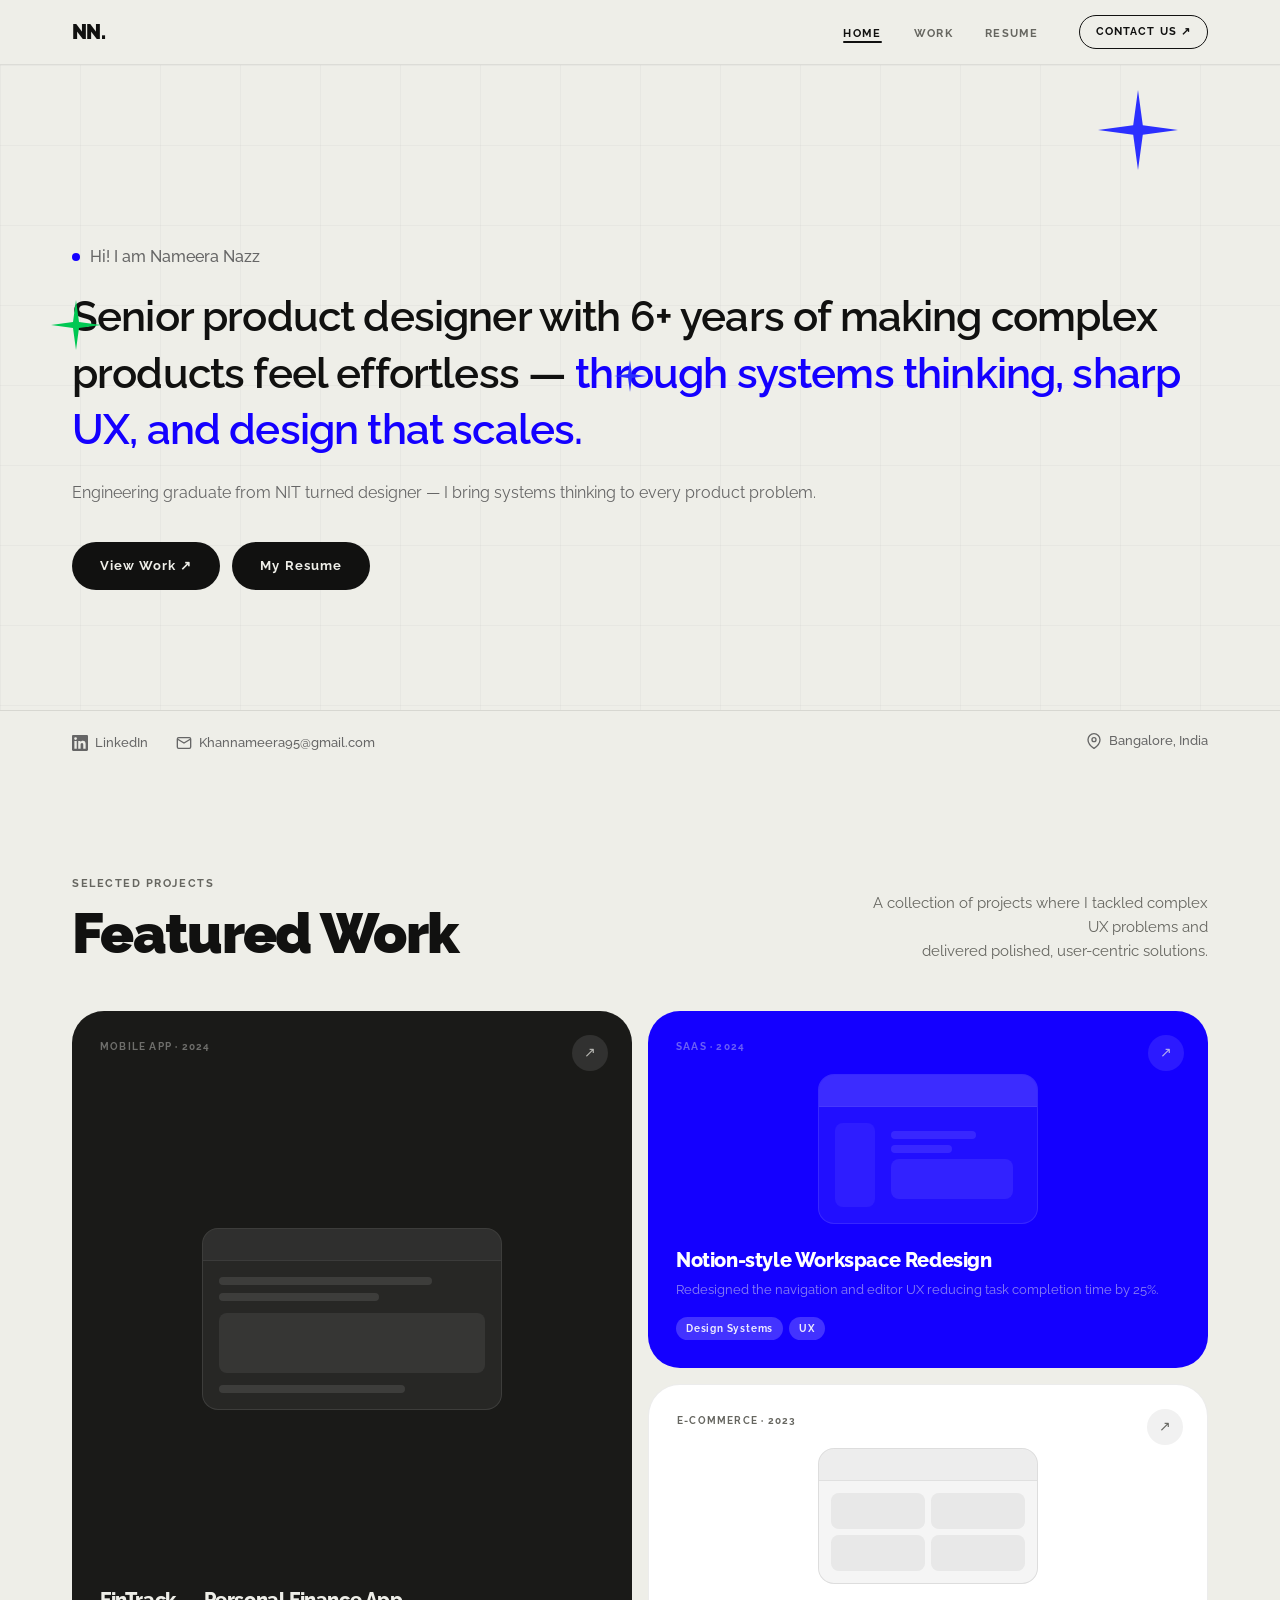
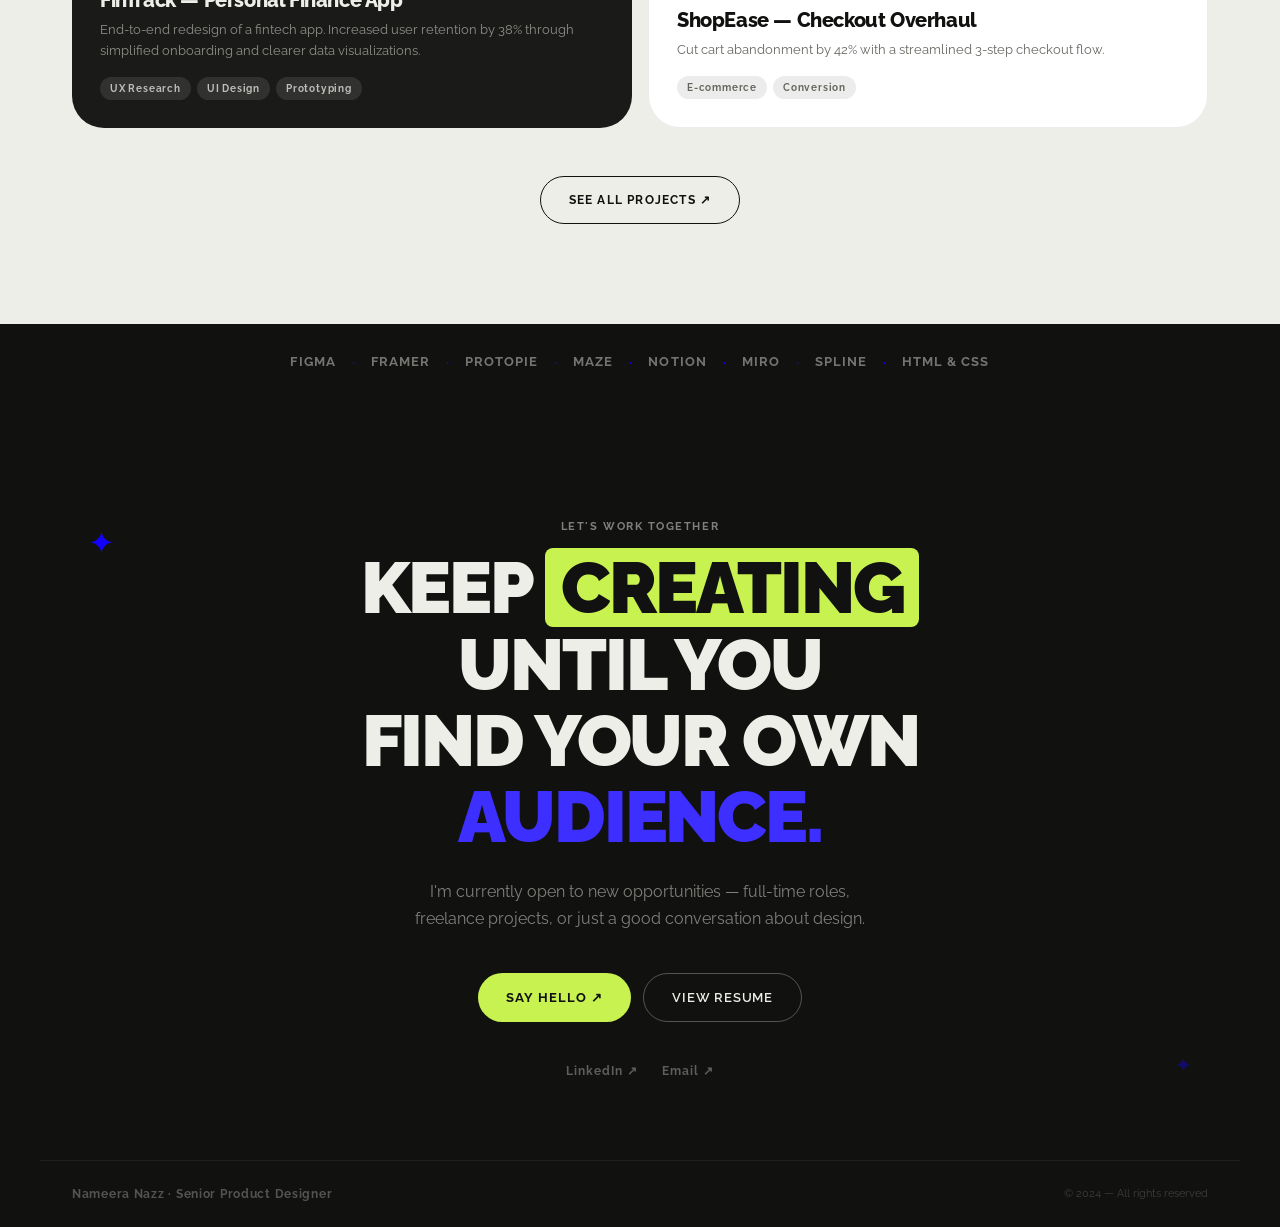
<file: index.html>
<!DOCTYPE html>
<html lang="en">
<head>
  <meta charset="UTF-8" />
  <meta name="viewport" content="width=device-width, initial-scale=1.0" />
  <title>Nameera Nazz — Senior Product Designer</title>
  <link rel="stylesheet" href="styles.css" />
  <link rel="preconnect" href="https://fonts.googleapis.com" />
  <link rel="preconnect" href="https://fonts.gstatic.com" crossorigin />
  <link href="https://fonts.googleapis.com/css2?family=Raleway:wght@400;500;600;700;800;900&display=swap" rel="stylesheet" />
</head>
<body>

  <!-- NAV -->
  <nav class="nav">
    <div class="nav-inner">
      <a href="index.html" class="nav-logo">NN.</a>
      <ul class="nav-links">
        <li><a href="index.html" class="nav-link active">HOME</a></li>
        <li><a href="work.html" class="nav-link">WORK</a></li>
        <li><a href="resume.html" class="nav-link">RESUME</a></li>
      </ul>
      <a href="#connect" class="btn-outline">CONTACT US ↗</a>
    </div>
  </nav>

  <!-- HERO -->
  <section class="hero">
    <!-- Decorative stars -->
    <svg class="hero-star hero-star-large" viewBox="0 0 100 100" xmlns="http://www.w3.org/2000/svg">
      <path d="M50 0 L56 44 L100 50 L56 56 L50 100 L44 56 L0 50 L44 44 Z" fill="#2B2FFF"/>
    </svg>
    <svg class="hero-star hero-star-medium" viewBox="0 0 100 100" xmlns="http://www.w3.org/2000/svg">
      <path d="M50 0 L56 44 L100 50 L56 56 L50 100 L44 56 L0 50 L44 44 Z" fill="#00C853"/>
    </svg>
    <svg class="hero-star hero-star-small" viewBox="0 0 100 100" xmlns="http://www.w3.org/2000/svg">
      <path d="M50 0 L56 44 L100 50 L56 56 L50 100 L44 56 L0 50 L44 44 Z" fill="#2B2FFF"/>
    </svg>
    <div class="hero-inner">

      <!-- Left: text content -->
      <div class="hero-left">
        <div class="hero-tag">Hi! I am Nameera Nazz</div>
        <h1 class="hero-heading">
          Senior product designer with 6+ years of making complex products feel effortless —
          <span class="hero-accent"> through systems thinking, sharp UX, and design that scales.</span>
        </h1>
        <p class="hero-sub">
          Engineering graduate from NIT turned designer — I bring systems thinking to every product problem.
        </p>
        <div class="hero-actions">
          <a href="work.html" class="btn-primary">View Work ↗</a>
          <a href="resume.html" class="btn-ghost">My Resume</a>
        </div>
      </div>


    </div>

    <!-- Contact bar -->
    <div class="hero-contact-bar">
      <div class="hero-contact-inner">
        <div class="hero-contact-left">
          <a href="https://www.linkedin.com/in/nazz-nameera/" target="_blank" rel="noopener noreferrer" class="contact-link">
            <svg width="16" height="16" viewBox="0 0 24 24" fill="currentColor"><path d="M20.447 20.452h-3.554v-5.569c0-1.328-.027-3.037-1.852-3.037-1.853 0-2.136 1.445-2.136 2.939v5.667H9.351V9h3.414v1.561h.046c.477-.9 1.637-1.85 3.37-1.85 3.601 0 4.267 2.37 4.267 5.455v6.286zM5.337 7.433a2.062 2.062 0 01-2.063-2.065 2.064 2.064 0 112.063 2.065zm1.782 13.019H3.555V9h3.564v11.452zM22.225 0H1.771C.792 0 0 .774 0 1.729v20.542C0 23.227.792 24 1.771 24h20.451C23.2 24 24 23.227 24 22.271V1.729C24 .774 23.2 0 22.222 0h.003z"/></svg>
            LinkedIn
          </a>
          <a href="mailto:Khannameera95@gmail.com" class="contact-link">
            <svg width="16" height="16" viewBox="0 0 24 24" fill="none" stroke="currentColor" stroke-width="2"><path d="M4 4h16c1.1 0 2 .9 2 2v12c0 1.1-.9 2-2 2H4c-1.1 0-2-.9-2-2V6c0-1.1.9-2 2-2z"/><polyline points="22,6 12,12 2,6"/></svg>
            Khannameera95@gmail.com
          </a>
        </div>
        <div class="hero-contact-right">
          <span class="contact-location">
            <svg width="16" height="16" viewBox="0 0 24 24" fill="none" stroke="currentColor" stroke-width="2"><path d="M21 10c0 7-9 13-9 13s-9-6-9-13a9 9 0 0 1 18 0z"/><circle cx="12" cy="10" r="3"/></svg>
            Bangalore, India
          </span>
        </div>
      </div>
    </div>

  </section>

  <!-- FEATURED WORK -->
  <section class="featured" id="work">
    <div class="section-inner">
      <div class="section-header">
        <div>
          <p class="section-eyebrow">SELECTED PROJECTS</p>
          <h2 class="section-heading">Featured Work</h2>
        </div>
        <p class="section-desc">
          A collection of projects where I tackled complex UX problems and<br />
          delivered polished, user-centric solutions.
        </p>
      </div>

      <div class="work-grid">

        <a href="case-study-fintrack.html" class="work-card work-card-large work-card-dark">
          <div class="work-card-tag">Mobile App · 2024</div>
          <div class="work-card-img work-img-1">
            <div class="work-mockup">
              <div class="mockup-screen">
                <div class="mockup-bar"></div>
                <div class="mockup-content">
                  <div class="mockup-line w80"></div>
                  <div class="mockup-line w60"></div>
                  <div class="mockup-block"></div>
                  <div class="mockup-line w70"></div>
                </div>
              </div>
            </div>
          </div>
          <div class="work-card-body">
            <h3 class="work-card-title">FinTrack — Personal Finance App</h3>
            <p class="work-card-text">End-to-end redesign of a fintech app. Increased user retention by 38% through simplified onboarding and clearer data visualizations.</p>
            <div class="work-card-tags">
              <span class="tag">UX Research</span>
              <span class="tag">UI Design</span>
              <span class="tag">Prototyping</span>
            </div>
          </div>
          <span class="card-arrow">↗</span>
        </a>

        <div class="work-col-right">
          <a href="case-study-workspace.html" class="work-card work-card-purple">
            <div class="work-card-tag">SaaS · 2024</div>
            <div class="work-card-img work-img-2">
              <div class="work-mockup work-mockup-sm">
                <div class="mockup-screen">
                  <div class="mockup-bar purple"></div>
                  <div class="mockup-row">
                    <div class="mockup-sidebar"></div>
                    <div class="mockup-main">
                      <div class="mockup-line w70"></div>
                      <div class="mockup-line w50"></div>
                      <div class="mockup-card-sm"></div>
                    </div>
                  </div>
                </div>
              </div>
            </div>
            <div class="work-card-body">
              <h3 class="work-card-title">Notion-style Workspace Redesign</h3>
              <p class="work-card-text">Redesigned the navigation and editor UX reducing task completion time by 25%.</p>
              <div class="work-card-tags">
                <span class="tag tag-light">Design Systems</span>
                <span class="tag tag-light">UX</span>
              </div>
            </div>
            <span class="card-arrow">↗</span>
          </a>

          <a href="case-study-shopease.html" class="work-card work-card-light">
            <div class="work-card-tag work-card-tag-dark">E-commerce · 2023</div>
            <div class="work-card-img work-img-3">
              <div class="work-mockup work-mockup-sm">
                <div class="mockup-screen light">
                  <div class="mockup-bar light-bar"></div>
                  <div class="mockup-grid">
                    <div class="mockup-item"></div>
                    <div class="mockup-item"></div>
                    <div class="mockup-item"></div>
                    <div class="mockup-item"></div>
                  </div>
                </div>
              </div>
            </div>
            <div class="work-card-body">
              <h3 class="work-card-title work-card-title-dark">ShopEase — Checkout Overhaul</h3>
              <p class="work-card-text work-card-text-dark">Cut cart abandonment by 42% with a streamlined 3-step checkout flow.</p>
              <div class="work-card-tags">
                <span class="tag tag-dark">E-commerce</span>
                <span class="tag tag-dark">Conversion</span>
              </div>
            </div>
            <span class="card-arrow card-arrow-dark">↗</span>
          </a>
        </div>

      </div>

      <div class="work-cta">
        <a href="work.html" class="btn-outline-dark">SEE ALL PROJECTS ↗</a>
      </div>
    </div>
  </section>

  <!-- TOOLS / SKILLS STRIP -->
  <section class="skills-strip">
    <div class="strip-inner">
      <span class="strip-item">Figma</span>
      <span class="strip-dot">·</span>
      <span class="strip-item">Framer</span>
      <span class="strip-dot">·</span>
      <span class="strip-item">Protopie</span>
      <span class="strip-dot">·</span>
      <span class="strip-item">Maze</span>
      <span class="strip-dot">·</span>
      <span class="strip-item">Notion</span>
      <span class="strip-dot">·</span>
      <span class="strip-item">Miro</span>
      <span class="strip-dot">·</span>
      <span class="strip-item">Spline</span>
      <span class="strip-dot">·</span>
      <span class="strip-item">HTML &amp; CSS</span>
    </div>
  </section>

  <!-- CONNECT -->
  <section class="connect" id="connect">
    <div class="connect-inner">
      <span class="asterisk connect-asterisk-left">✦</span>
      <div class="connect-content">
        <p class="section-eyebrow light">LET'S WORK TOGETHER</p>
        <h2 class="connect-heading">
          KEEP <span class="connect-highlight">CREATING</span> UNTIL YOU<br />
          FIND YOUR OWN <span class="connect-accent">AUDIENCE.</span>
        </h2>
        <p class="connect-sub">
          I'm currently open to new opportunities — full-time roles, freelance projects, or just a good conversation about design.
        </p>
        <div class="connect-actions">
          <a href="mailto:Khannameera95@gmail.com" class="btn-primary-light">SAY HELLO ↗</a>
          <a href="resume.html" class="btn-ghost-light">VIEW RESUME</a>
        </div>
        <div class="connect-links">
          <a href="https://www.linkedin.com/in/nazz-nameera/" target="_blank" rel="noopener noreferrer" class="social-link">LinkedIn ↗</a>
          <a href="mailto:Khannameera95@gmail.com" class="social-link">Email ↗</a>
        </div>
      </div>
      <span class="asterisk connect-asterisk-right">✦</span>
    </div>
    <div class="connect-footer">
      <span class="footer-name">Nameera Nazz · Senior Product Designer</span>
      <span class="footer-copy">© 2024 — All rights reserved</span>
    </div>
  </section>

  <script src="script.js"></script>
</body>
</html>
</file>
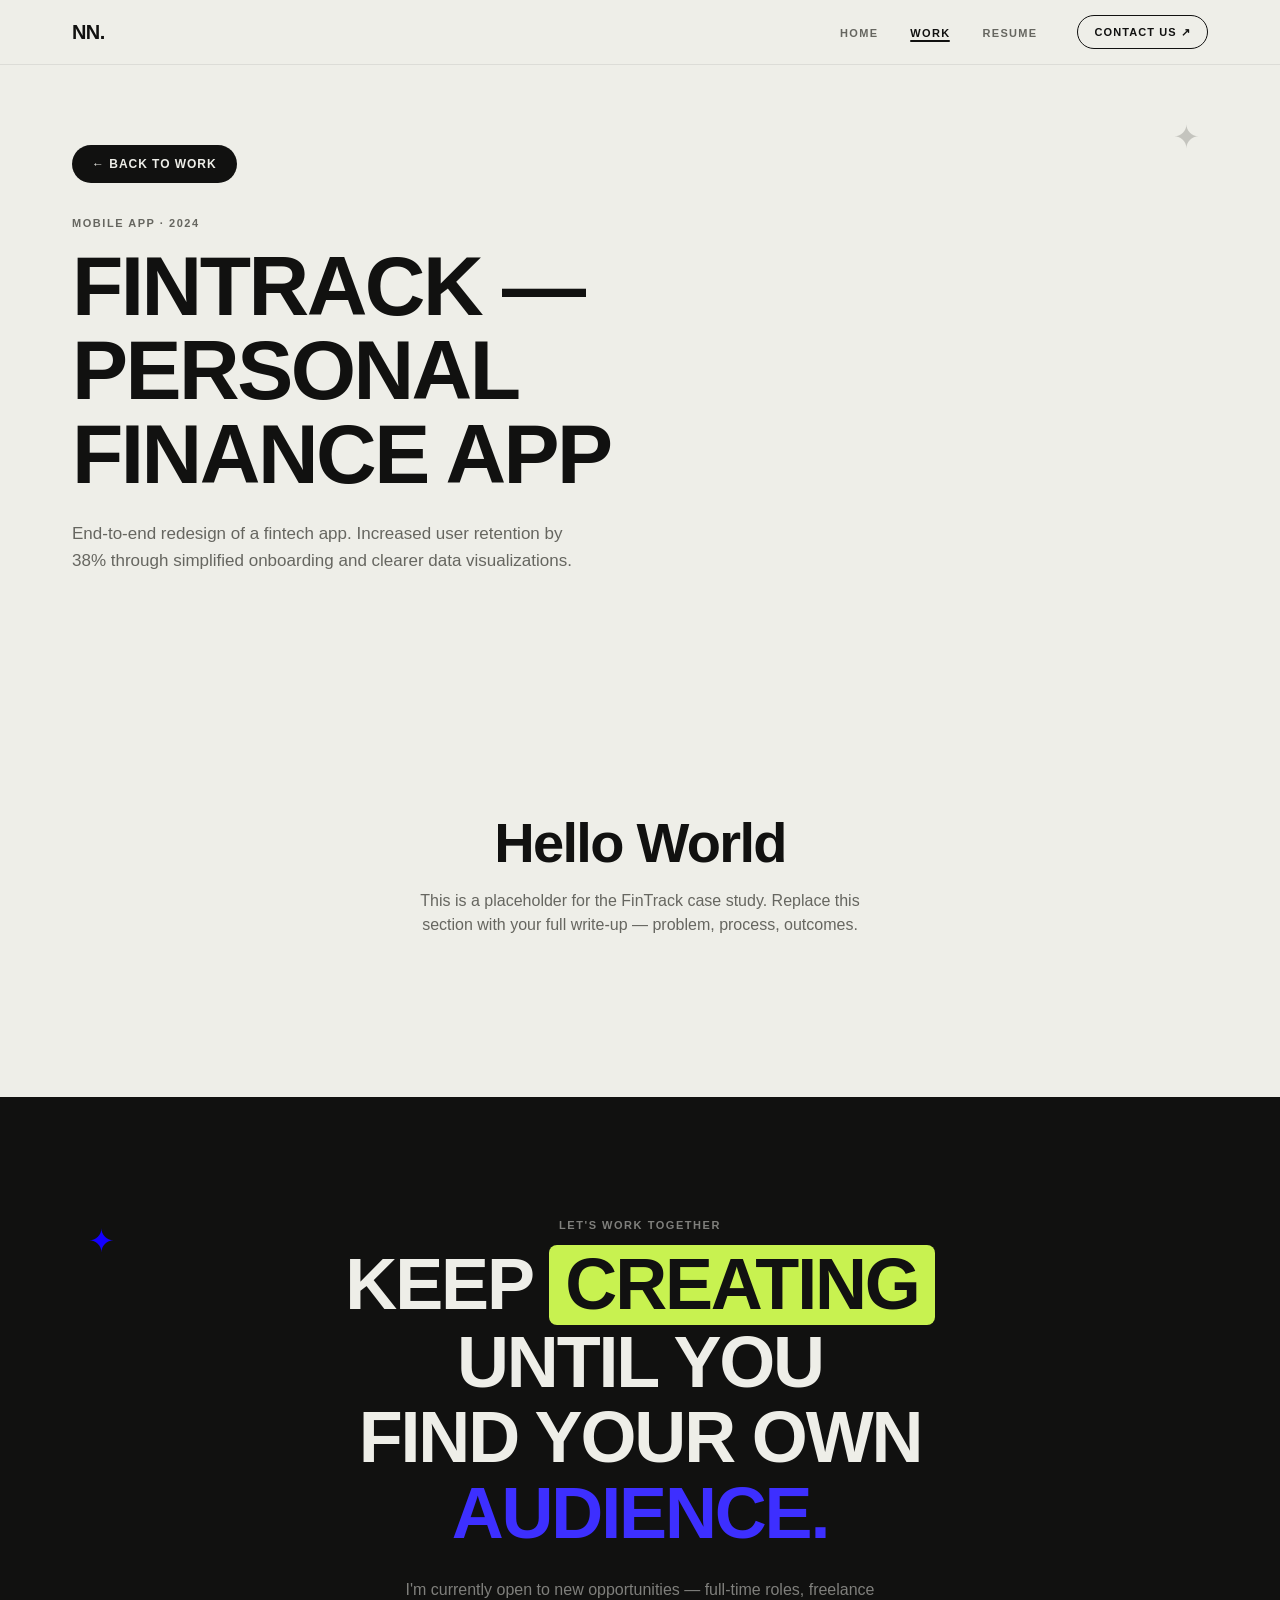
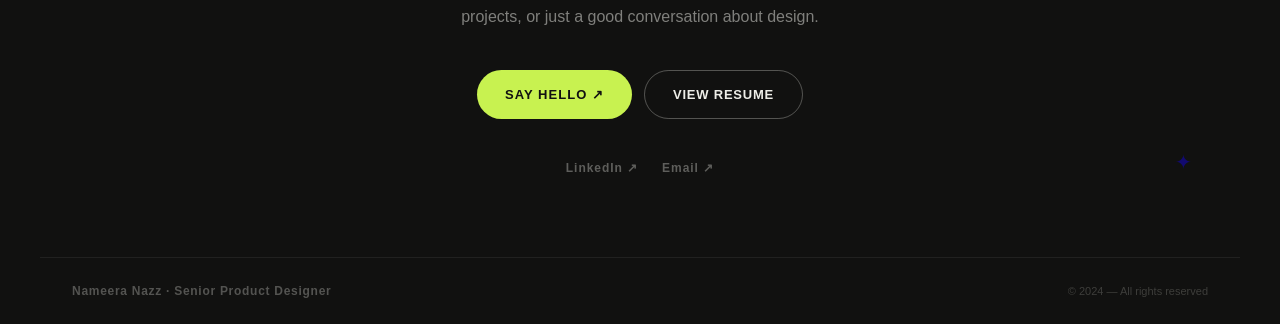
<file: case-study-fintrack.html>
<!DOCTYPE html>
<html lang="en">
<head>
  <meta charset="UTF-8" />
  <meta name="viewport" content="width=device-width, initial-scale=1.0" />
  <title>FinTrack — Case Study · Nameera Nazz</title>
  <link rel="stylesheet" href="styles.css" />
  <link rel="preconnect" href="https://fonts.googleapis.com" />
  <link rel="preconnect" href="https://fonts.gstatic.com" crossorigin />
  <link href="https://fonts.googleapis.com/css2?family=Inter:wght@400;500;600;700;800;900&display=swap" rel="stylesheet" />
</head>
<body>

  <!-- NAV -->
  <nav class="nav">
    <div class="nav-inner">
      <a href="index.html" class="nav-logo">NN.</a>
      <ul class="nav-links">
        <li><a href="index.html" class="nav-link">HOME</a></li>
        <li><a href="work.html" class="nav-link active">WORK</a></li>
        <li><a href="resume.html" class="nav-link">RESUME</a></li>
      </ul>
      <a href="#connect" class="btn-outline">CONTACT US ↗</a>
    </div>
  </nav>

  <!-- CASE STUDY PAGE HERO -->
  <section class="page-hero page-hero-light">
    <div class="page-hero-inner">
      <span class="asterisk page-asterisk dark-asterisk">✦</span>
      <a href="work.html" id="back-link" class="btn-ghost" style="display:inline-flex;margin-bottom:32px;font-size:12px;padding:10px 20px;">← BACK TO WORK</a>
      <p class="section-eyebrow dark-eyebrow">MOBILE APP · 2024</p>
      <h1 class="page-heading dark-heading">FinTrack —<br />Personal Finance App</h1>
      <p class="page-sub dark-sub">
        End-to-end redesign of a fintech app. Increased user retention by 38% through simplified onboarding and clearer data visualizations.
      </p>
    </div>
  </section>

  <!-- ✏️ CASE STUDY CONTENT START — Replace the section below with your real content -->
  <section class="resume-body">
    <div class="section-inner" style="text-align:center;padding-top:80px;padding-bottom:80px;">
      <h2 class="section-heading" style="margin-bottom:16px;">Hello World</h2>
      <p style="font-size:16px;color:var(--text-muted);max-width:480px;margin:0 auto;">
        This is a placeholder for the FinTrack case study. Replace this section with your full write-up — problem, process, outcomes.
      </p>
    </div>
  </section>
  <!-- ✏️ CASE STUDY CONTENT END -->

  <!-- CONNECT / FOOTER -->
  <section class="connect" id="connect">
    <div class="connect-inner">
      <span class="asterisk connect-asterisk-left">✦</span>
      <div class="connect-content">
        <p class="section-eyebrow light">LET'S WORK TOGETHER</p>
        <h2 class="connect-heading">
          KEEP <span class="connect-highlight">CREATING</span> UNTIL YOU<br />
          FIND YOUR OWN <span class="connect-accent">AUDIENCE.</span>
        </h2>
        <p class="connect-sub">
          I'm currently open to new opportunities — full-time roles, freelance projects, or just a good conversation about design.
        </p>
        <div class="connect-actions">
          <a href="mailto:Khannameera95@gmail.com" class="btn-primary-light">SAY HELLO ↗</a>
          <a href="resume.html" class="btn-ghost-light">VIEW RESUME</a>
        </div>
        <div class="connect-links">
          <a href="https://www.linkedin.com/in/nazz-nameera/" target="_blank" rel="noopener noreferrer" class="social-link">LinkedIn ↗</a>
          <a href="mailto:Khannameera95@gmail.com" class="social-link">Email ↗</a>
        </div>
      </div>
      <span class="asterisk connect-asterisk-right">✦</span>
    </div>
    <div class="connect-footer">
      <span class="footer-name">Nameera Nazz · Senior Product Designer</span>
      <span class="footer-copy">© 2024 — All rights reserved</span>
    </div>
  </section>

  <script src="script.js"></script>
</body>
</html>
</file>
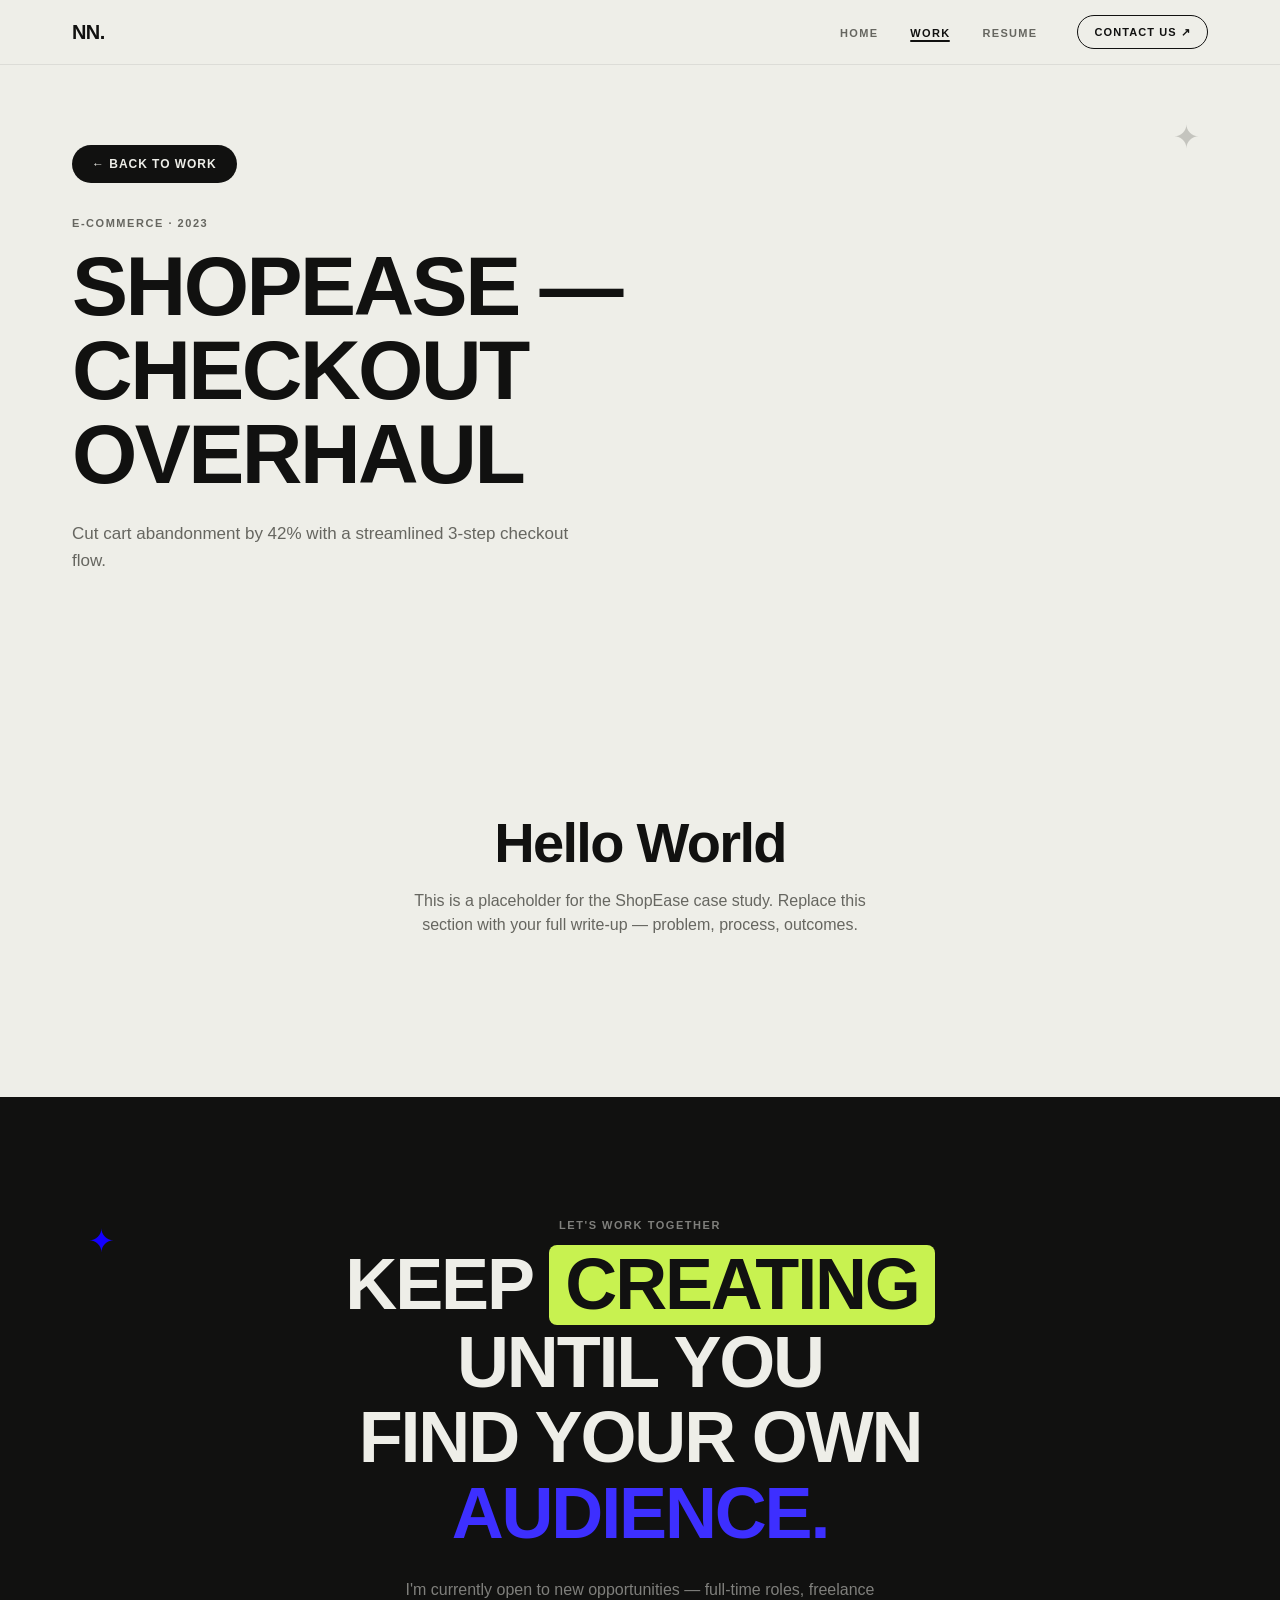
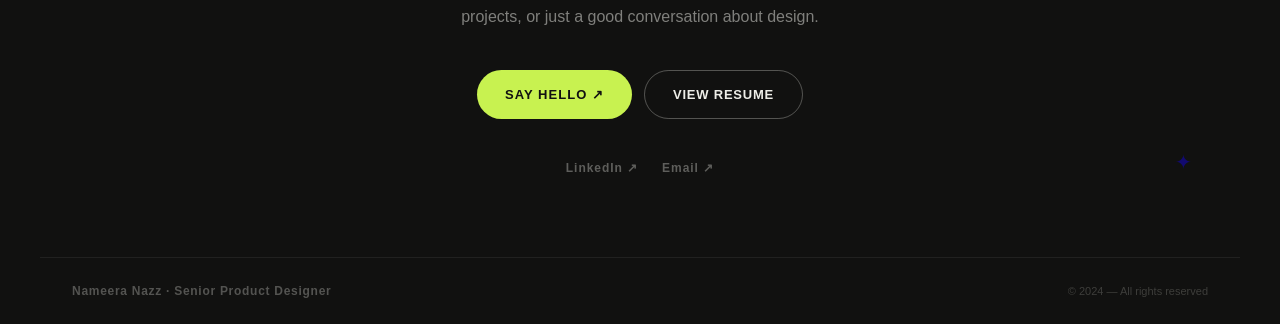
<file: case-study-shopease.html>
<!DOCTYPE html>
<html lang="en">
<head>
  <meta charset="UTF-8" />
  <meta name="viewport" content="width=device-width, initial-scale=1.0" />
  <title>ShopEase — Case Study · Nameera Nazz</title>
  <link rel="stylesheet" href="styles.css" />
  <link rel="preconnect" href="https://fonts.googleapis.com" />
  <link rel="preconnect" href="https://fonts.gstatic.com" crossorigin />
  <link href="https://fonts.googleapis.com/css2?family=Inter:wght@400;500;600;700;800;900&display=swap" rel="stylesheet" />
</head>
<body>

  <!-- NAV -->
  <nav class="nav">
    <div class="nav-inner">
      <a href="index.html" class="nav-logo">NN.</a>
      <ul class="nav-links">
        <li><a href="index.html" class="nav-link">HOME</a></li>
        <li><a href="work.html" class="nav-link active">WORK</a></li>
        <li><a href="resume.html" class="nav-link">RESUME</a></li>
      </ul>
      <a href="#connect" class="btn-outline">CONTACT US ↗</a>
    </div>
  </nav>

  <!-- CASE STUDY PAGE HERO -->
  <section class="page-hero page-hero-light">
    <div class="page-hero-inner">
      <span class="asterisk page-asterisk dark-asterisk">✦</span>
      <a href="work.html" id="back-link" class="btn-ghost" style="display:inline-flex;margin-bottom:32px;font-size:12px;padding:10px 20px;">← BACK TO WORK</a>
      <p class="section-eyebrow dark-eyebrow">E-COMMERCE · 2023</p>
      <h1 class="page-heading dark-heading">ShopEase —<br />Checkout Overhaul</h1>
      <p class="page-sub dark-sub">
        Cut cart abandonment by 42% with a streamlined 3-step checkout flow.
      </p>
    </div>
  </section>

  <!-- ✏️ CASE STUDY CONTENT START — Replace the section below with your real content -->
  <section class="resume-body">
    <div class="section-inner" style="text-align:center;padding-top:80px;padding-bottom:80px;">
      <h2 class="section-heading" style="margin-bottom:16px;">Hello World</h2>
      <p style="font-size:16px;color:var(--text-muted);max-width:480px;margin:0 auto;">
        This is a placeholder for the ShopEase case study. Replace this section with your full write-up — problem, process, outcomes.
      </p>
    </div>
  </section>
  <!-- ✏️ CASE STUDY CONTENT END -->

  <!-- CONNECT / FOOTER -->
  <section class="connect" id="connect">
    <div class="connect-inner">
      <span class="asterisk connect-asterisk-left">✦</span>
      <div class="connect-content">
        <p class="section-eyebrow light">LET'S WORK TOGETHER</p>
        <h2 class="connect-heading">
          KEEP <span class="connect-highlight">CREATING</span> UNTIL YOU<br />
          FIND YOUR OWN <span class="connect-accent">AUDIENCE.</span>
        </h2>
        <p class="connect-sub">
          I'm currently open to new opportunities — full-time roles, freelance projects, or just a good conversation about design.
        </p>
        <div class="connect-actions">
          <a href="mailto:Khannameera95@gmail.com" class="btn-primary-light">SAY HELLO ↗</a>
          <a href="resume.html" class="btn-ghost-light">VIEW RESUME</a>
        </div>
        <div class="connect-links">
          <a href="https://www.linkedin.com/in/nazz-nameera/" target="_blank" rel="noopener noreferrer" class="social-link">LinkedIn ↗</a>
          <a href="mailto:Khannameera95@gmail.com" class="social-link">Email ↗</a>
        </div>
      </div>
      <span class="asterisk connect-asterisk-right">✦</span>
    </div>
    <div class="connect-footer">
      <span class="footer-name">Nameera Nazz · Senior Product Designer</span>
      <span class="footer-copy">© 2024 — All rights reserved</span>
    </div>
  </section>

  <script src="script.js"></script>
</body>
</html>
</file>
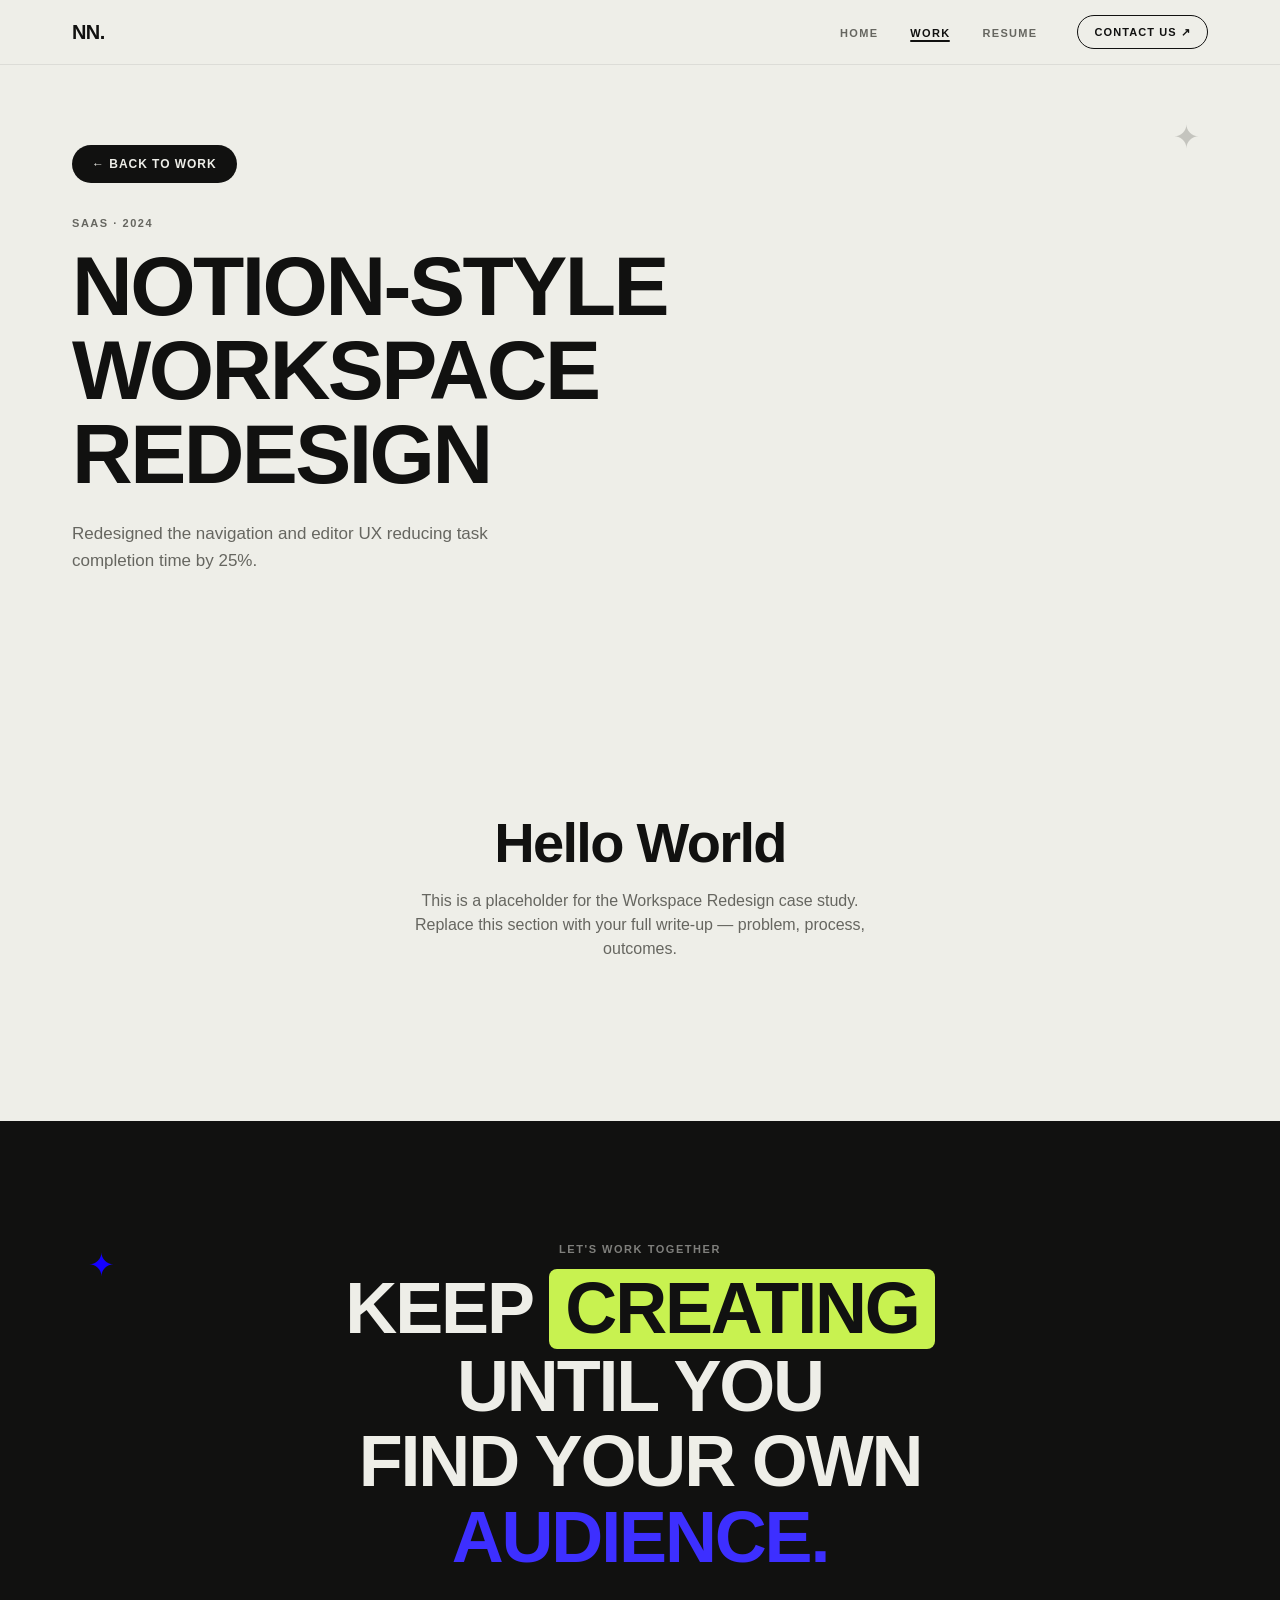
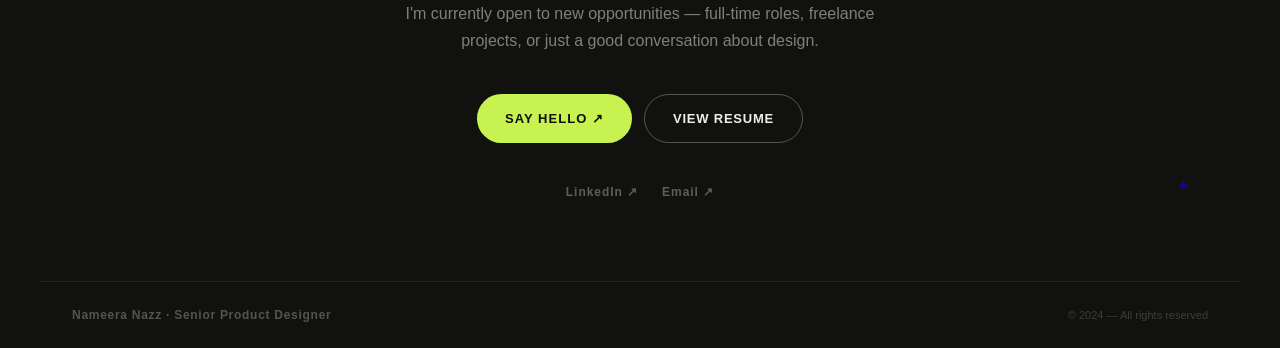
<file: case-study-workspace.html>
<!DOCTYPE html>
<html lang="en">
<head>
  <meta charset="UTF-8" />
  <meta name="viewport" content="width=device-width, initial-scale=1.0" />
  <title>Workspace Redesign — Case Study · Nameera Nazz</title>
  <link rel="stylesheet" href="styles.css" />
  <link rel="preconnect" href="https://fonts.googleapis.com" />
  <link rel="preconnect" href="https://fonts.gstatic.com" crossorigin />
  <link href="https://fonts.googleapis.com/css2?family=Inter:wght@400;500;600;700;800;900&display=swap" rel="stylesheet" />
</head>
<body>

  <!-- NAV -->
  <nav class="nav">
    <div class="nav-inner">
      <a href="index.html" class="nav-logo">NN.</a>
      <ul class="nav-links">
        <li><a href="index.html" class="nav-link">HOME</a></li>
        <li><a href="work.html" class="nav-link active">WORK</a></li>
        <li><a href="resume.html" class="nav-link">RESUME</a></li>
      </ul>
      <a href="#connect" class="btn-outline">CONTACT US ↗</a>
    </div>
  </nav>

  <!-- CASE STUDY PAGE HERO -->
  <section class="page-hero page-hero-light">
    <div class="page-hero-inner">
      <span class="asterisk page-asterisk dark-asterisk">✦</span>
      <a href="work.html" id="back-link" class="btn-ghost" style="display:inline-flex;margin-bottom:32px;font-size:12px;padding:10px 20px;">← BACK TO WORK</a>
      <p class="section-eyebrow dark-eyebrow">SAAS · 2024</p>
      <h1 class="page-heading dark-heading">Notion-style<br />Workspace Redesign</h1>
      <p class="page-sub dark-sub">
        Redesigned the navigation and editor UX reducing task completion time by 25%.
      </p>
    </div>
  </section>

  <!-- ✏️ CASE STUDY CONTENT START — Replace the section below with your real content -->
  <section class="resume-body">
    <div class="section-inner" style="text-align:center;padding-top:80px;padding-bottom:80px;">
      <h2 class="section-heading" style="margin-bottom:16px;">Hello World</h2>
      <p style="font-size:16px;color:var(--text-muted);max-width:480px;margin:0 auto;">
        This is a placeholder for the Workspace Redesign case study. Replace this section with your full write-up — problem, process, outcomes.
      </p>
    </div>
  </section>
  <!-- ✏️ CASE STUDY CONTENT END -->

  <!-- CONNECT / FOOTER -->
  <section class="connect" id="connect">
    <div class="connect-inner">
      <span class="asterisk connect-asterisk-left">✦</span>
      <div class="connect-content">
        <p class="section-eyebrow light">LET'S WORK TOGETHER</p>
        <h2 class="connect-heading">
          KEEP <span class="connect-highlight">CREATING</span> UNTIL YOU<br />
          FIND YOUR OWN <span class="connect-accent">AUDIENCE.</span>
        </h2>
        <p class="connect-sub">
          I'm currently open to new opportunities — full-time roles, freelance projects, or just a good conversation about design.
        </p>
        <div class="connect-actions">
          <a href="mailto:Khannameera95@gmail.com" class="btn-primary-light">SAY HELLO ↗</a>
          <a href="resume.html" class="btn-ghost-light">VIEW RESUME</a>
        </div>
        <div class="connect-links">
          <a href="https://www.linkedin.com/in/nazz-nameera/" target="_blank" rel="noopener noreferrer" class="social-link">LinkedIn ↗</a>
          <a href="mailto:Khannameera95@gmail.com" class="social-link">Email ↗</a>
        </div>
      </div>
      <span class="asterisk connect-asterisk-right">✦</span>
    </div>
    <div class="connect-footer">
      <span class="footer-name">Nameera Nazz · Senior Product Designer</span>
      <span class="footer-copy">© 2024 — All rights reserved</span>
    </div>
  </section>

  <script src="script.js"></script>
</body>
</html>
</file>
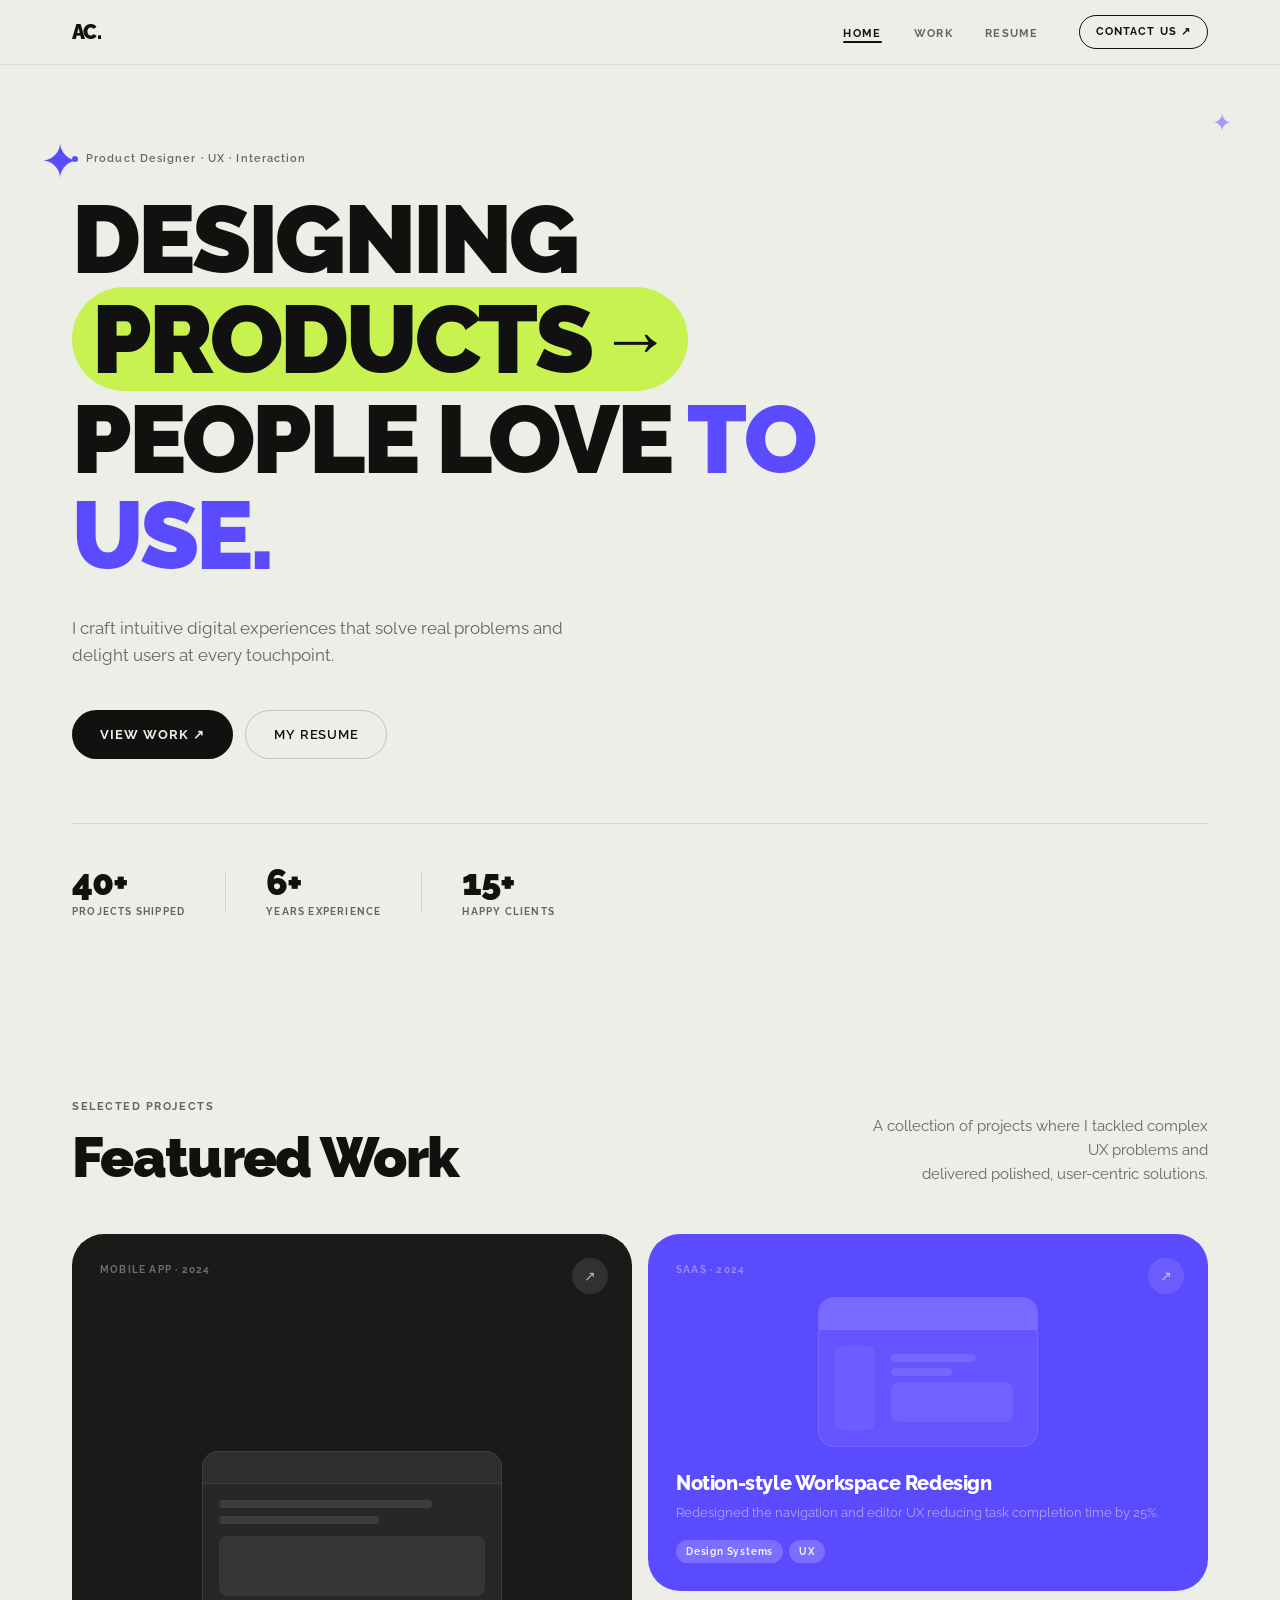
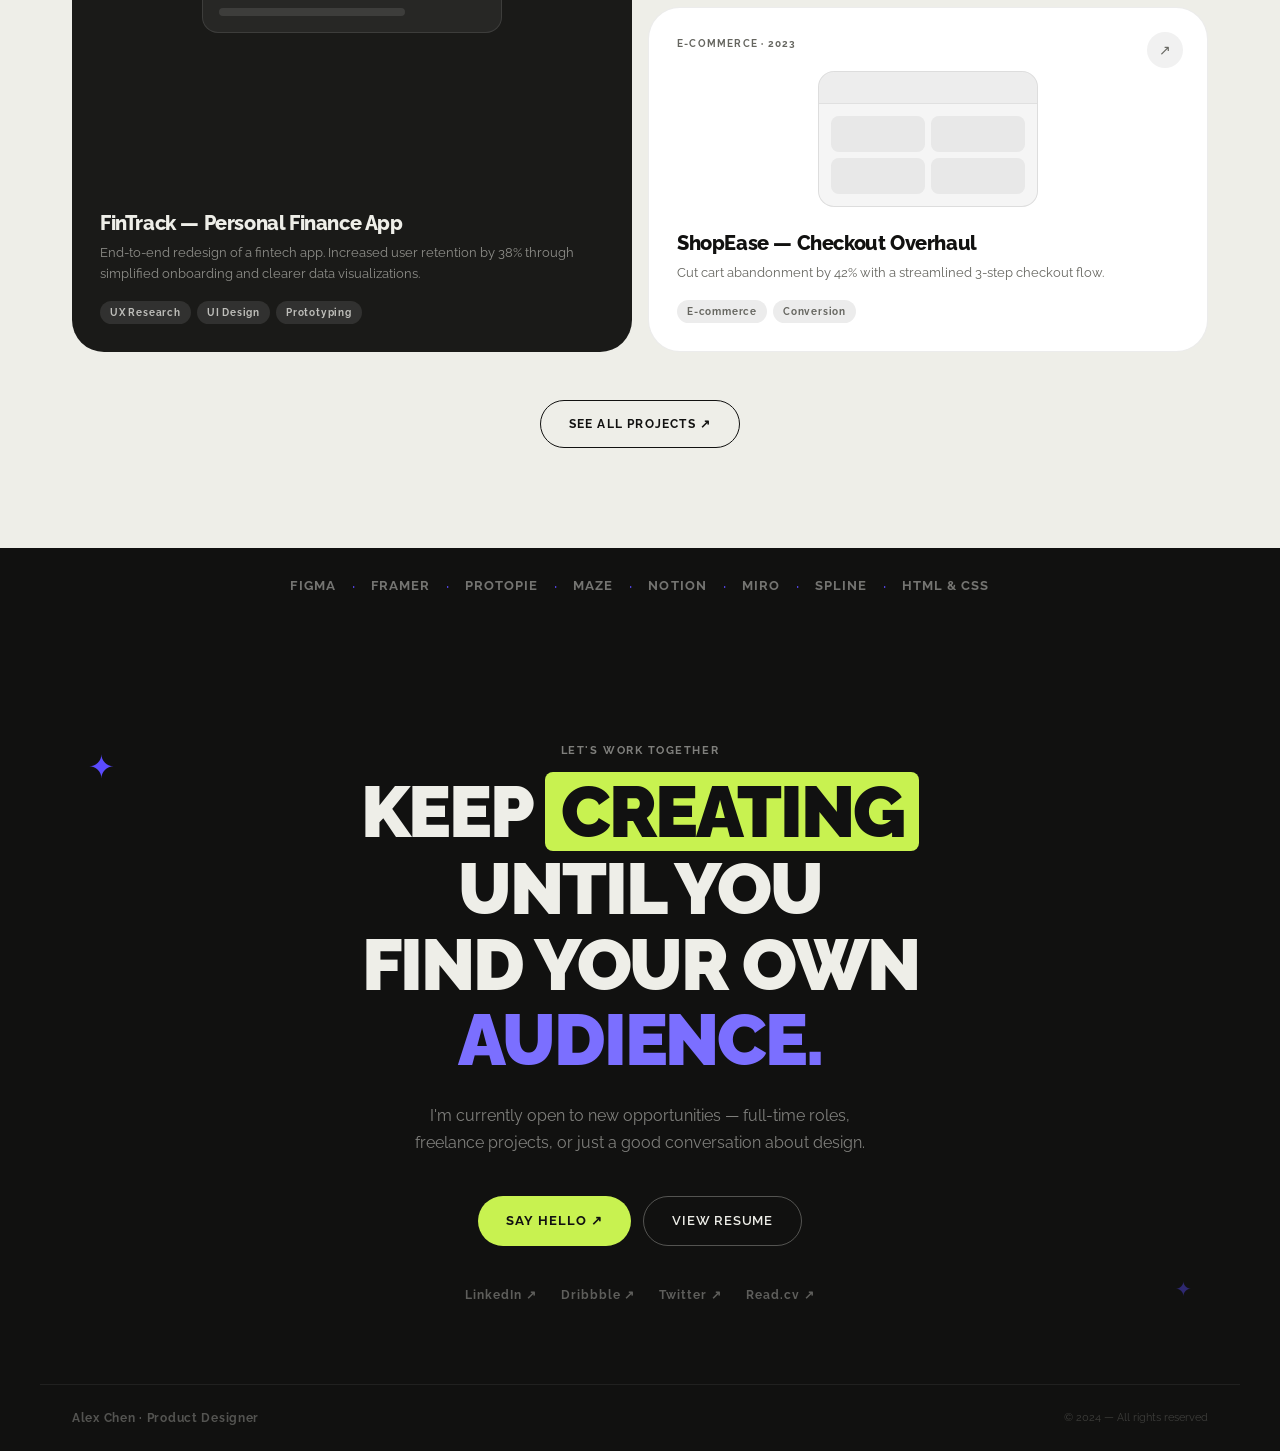
<file: portfolio-standalone.html>
<!DOCTYPE html>
<html lang="en">
<head>
  <meta charset="UTF-8" />
  <meta name="viewport" content="width=device-width, initial-scale=1.0" />
  <title>Alex Chen — Product Designer</title>
  <style>
/* ============================================
   RESET & BASE
   ============================================ */
*, *::before, *::after { box-sizing: border-box; margin: 0; padding: 0; }

:root {
  --bg:          #EEEEE8;   /* warm off-white — hero bg */
  --bg-dark:     #111110;   /* near-black */
  --bg-card:     #1A1A18;   /* dark card */
  --purple:      #5B4BFF;   /* primary purple accent */
  --purple-light:#7B6FFF;
  --green:       #C8F250;   /* yellow-green pill */
  --text:        #111110;
  --text-muted:  #666660;
  --text-light:  #EEEEE8;
  --radius-sm:   8px;
  --radius-md:   16px;
  --radius-lg:   24px;
  --radius-xl:   32px;
  --font:        'Raleway', sans-serif;
  --transition:  0.2s ease;
}

html { scroll-behavior: smooth; }

body {
  font-family: var(--font);
  background: var(--bg);
  color: var(--text);
  line-height: 1.5;
  overflow-x: hidden;
}

a { text-decoration: none; color: inherit; }
ul { list-style: none; }

/* ============================================
   TYPOGRAPHY UTILITIES
   ============================================ */
.section-eyebrow {
  font-size: 11px;
  font-weight: 700;
  letter-spacing: 0.14em;
  text-transform: uppercase;
  color: var(--text-muted);
  margin-bottom: 12px;
}
.section-eyebrow.light { color: rgba(238,238,232,0.5); }

/* ============================================
   SHARED BUTTON STYLES
   ============================================ */
.btn-outline {
  display: inline-flex;
  align-items: center;
  gap: 6px;
  font-size: 11px;
  font-weight: 700;
  letter-spacing: 0.1em;
  padding: 8px 16px;
  border: 1.5px solid var(--text);
  border-radius: 100px;
  color: var(--text);
  transition: background var(--transition), color var(--transition);
}
.btn-outline:hover { background: var(--text); color: var(--bg); }

.btn-outline-dark {
  display: inline-flex;
  align-items: center;
  gap: 6px;
  font-size: 12px;
  font-weight: 700;
  letter-spacing: 0.1em;
  padding: 14px 28px;
  border: 1.5px solid var(--text);
  border-radius: 100px;
  color: var(--text);
  transition: background var(--transition), color var(--transition);
}
.btn-outline-dark:hover { background: var(--text); color: var(--bg); }

.btn-primary {
  display: inline-flex;
  align-items: center;
  gap: 6px;
  font-size: 13px;
  font-weight: 700;
  letter-spacing: 0.08em;
  padding: 14px 28px;
  background: var(--text);
  color: var(--bg);
  border-radius: 100px;
  transition: opacity var(--transition), transform var(--transition);
}
.btn-primary:hover { opacity: 0.85; transform: translateY(-1px); }

.btn-ghost {
  display: inline-flex;
  align-items: center;
  gap: 6px;
  font-size: 13px;
  font-weight: 600;
  letter-spacing: 0.06em;
  padding: 14px 28px;
  border-radius: 100px;
  border: 1.5px solid rgba(17,17,16,0.2);
  color: var(--text);
  transition: border-color var(--transition);
}
.btn-ghost:hover { border-color: var(--text); }

.btn-primary-light {
  display: inline-flex;
  align-items: center;
  gap: 6px;
  font-size: 13px;
  font-weight: 700;
  letter-spacing: 0.08em;
  padding: 14px 28px;
  background: var(--green);
  color: #111;
  border-radius: 100px;
  transition: opacity var(--transition), transform var(--transition);
}
.btn-primary-light:hover { opacity: 0.9; transform: translateY(-1px); }

.btn-ghost-light {
  display: inline-flex;
  align-items: center;
  gap: 6px;
  font-size: 13px;
  font-weight: 600;
  letter-spacing: 0.06em;
  padding: 14px 28px;
  border-radius: 100px;
  border: 1.5px solid rgba(238,238,232,0.3);
  color: var(--text-light);
  transition: border-color var(--transition);
}
.btn-ghost-light:hover { border-color: rgba(238,238,232,0.7); }

.mt24 { margin-top: 24px; }

/* ============================================
   PILL INLINE (heading decoration)
   ============================================ */
.pill-inline {
  display: inline-flex;
  align-items: center;
  gap: 8px;
  background: var(--green);
  color: #111;
  border-radius: 100px;
  padding: 4px 20px 4px 20px;
  font-size: inherit;
  font-weight: inherit;
  white-space: nowrap;
}
.pill-dark {
  background: var(--bg-dark);
  color: var(--bg);
}
.pill-arrow {
  display: inline-flex;
  align-items: center;
  justify-content: center;
  font-size: 0.75em;
}

/* ASTERISK DECORATION */
.asterisk {
  font-size: 32px;
  color: var(--purple);
  user-select: none;
  pointer-events: none;
}

/* ============================================
   NAV
   ============================================ */
.nav {
  position: sticky;
  top: 0;
  z-index: 100;
  background: var(--bg);
  border-bottom: 1px solid rgba(17,17,16,0.08);
  backdrop-filter: blur(12px);
}
.nav-inner {
  max-width: 1200px;
  margin: 0 auto;
  padding: 0 32px;
  height: 64px;
  display: flex;
  align-items: center;
  gap: 40px;
}
.nav-logo {
  font-size: 20px;
  font-weight: 900;
  letter-spacing: -0.03em;
  color: var(--text);
  margin-right: auto;
}
.nav-links {
  display: flex;
  gap: 32px;
}
.nav-link {
  font-size: 11px;
  font-weight: 700;
  letter-spacing: 0.12em;
  color: var(--text-muted);
  transition: color var(--transition);
}
.nav-link:hover,
.nav-link.active { color: var(--text); }
.nav-link.active {
  position: relative;
}
.nav-link.active::after {
  content: '';
  position: absolute;
  bottom: -3px;
  left: 0;
  right: 0;
  height: 2px;
  background: var(--text);
  border-radius: 2px;
}

/* ============================================
   HERO SECTION
   ============================================ */
.hero {
  position: relative;
  background: var(--bg);
  padding: 80px 0 0;
  overflow: hidden;
}
.hero-asterisk-left  { position: absolute; top: 60px; left: 40px; font-size: 48px; }
.hero-asterisk-right { position: absolute; top: 40px; right: 48px; font-size: 24px; opacity: 0.5; }

.hero-inner {
  max-width: 1200px;
  margin: 0 auto;
  padding: 0 32px 80px;
  display: grid;
  grid-template-rows: auto auto auto;
  gap: 0;
}

.hero-tag {
  display: inline-flex;
  align-items: center;
  font-size: 11px;
  font-weight: 600;
  letter-spacing: 0.1em;
  color: var(--text-muted);
  margin-bottom: 24px;
}
.hero-tag::before {
  content: '';
  display: inline-block;
  width: 6px;
  height: 6px;
  background: var(--purple);
  border-radius: 50%;
  margin-right: 8px;
}

.hero-heading {
  font-size: clamp(52px, 8vw, 96px);
  font-weight: 900;
  line-height: 1.0;
  letter-spacing: -0.03em;
  text-transform: uppercase;
  margin-bottom: 32px;
  max-width: 900px;
}

.hero-accent { color: var(--purple); }

.hero-sub {
  font-size: 17px;
  line-height: 1.6;
  color: var(--text-muted);
  max-width: 520px;
  margin-bottom: 40px;
}

.hero-actions {
  display: flex;
  gap: 12px;
  flex-wrap: wrap;
  margin-bottom: 64px;
}

.hero-stats {
  display: flex;
  align-items: center;
  gap: 0;
  border-top: 1px solid rgba(17,17,16,0.1);
  padding-top: 40px;
}
.stat {
  padding: 0 40px;
  display: flex;
  flex-direction: column;
  gap: 4px;
}
.stat:first-child { padding-left: 0; }
.stat-num {
  font-size: 36px;
  font-weight: 900;
  letter-spacing: -0.03em;
  line-height: 1;
}
.stat-label {
  font-size: 10px;
  font-weight: 700;
  letter-spacing: 0.12em;
  color: var(--text-muted);
}
.stat-divider {
  width: 1px;
  height: 40px;
  background: rgba(17,17,16,0.12);
}

/* Hero floating cards */
.hero-cards {
  display: flex;
  gap: 12px;
  flex-wrap: wrap;
  margin-top: -20px;
  justify-content: flex-end;
  position: absolute;
  right: 32px;
  top: 100px;
}

.hcard {
  width: 110px;
  height: 140px;
  border-radius: var(--radius-lg);
  display: flex;
  flex-direction: column;
  align-items: center;
  justify-content: center;
  gap: 12px;
  background: #fff;
  border: 1px solid rgba(17,17,16,0.08);
  box-shadow: 0 4px 24px rgba(0,0,0,0.06);
  transition: transform 0.3s ease, box-shadow 0.3s ease;
}
.hcard:hover { transform: translateY(-6px); box-shadow: 0 12px 40px rgba(0,0,0,0.12); }
.hcard-icon { font-size: 32px; }
.hcard-label { font-size: 11px; font-weight: 700; letter-spacing: 0.04em; }

.hcard-dark { background: var(--bg-card); color: var(--text-light); }
.hcard-dark .hcard-label { color: rgba(238,238,232,0.7); }

.hcard-purple { background: var(--purple); color: white; }
.hcard-purple .hcard-label { color: rgba(255,255,255,0.85); }

/* Stagger the cards visually */
.hcard-1 { transform: rotate(-3deg) translateY(10px); }
.hcard-2 { transform: rotate(1deg) translateY(-10px); }
.hcard-3 { transform: rotate(-1deg) translateY(0px); z-index: 2; }
.hcard-4 { transform: rotate(2deg) translateY(-5px); }
.hcard-5 { transform: rotate(-2deg) translateY(8px); }

/* ============================================
   FEATURED WORK SECTION
   ============================================ */
.featured {
  background: var(--bg);
  padding: 100px 0;
}
.section-inner {
  max-width: 1200px;
  margin: 0 auto;
  padding: 0 32px;
}
.section-header {
  display: flex;
  justify-content: space-between;
  align-items: flex-end;
  margin-bottom: 48px;
  gap: 24px;
}
.section-heading {
  font-size: clamp(36px, 5vw, 56px);
  font-weight: 900;
  letter-spacing: -0.03em;
  line-height: 1.05;
}
.section-desc {
  font-size: 15px;
  line-height: 1.6;
  color: var(--text-muted);
  max-width: 340px;
  text-align: right;
}

/* Work grid */
.work-grid {
  display: grid;
  grid-template-columns: 1fr 1fr;
  gap: 16px;
}
.work-col-right {
  display: flex;
  flex-direction: column;
  gap: 16px;
}

.work-card {
  position: relative;
  border-radius: var(--radius-xl);
  overflow: hidden;
  display: flex;
  flex-direction: column;
  padding: 28px;
  transition: transform 0.3s ease;
  cursor: pointer;
}
.work-card:hover { transform: scale(1.01); }

.work-card-large { min-height: 560px; }
.work-card-dark { background: var(--bg-card); color: var(--text-light); }
.work-card-purple { background: var(--purple); color: white; }
.work-card-light { background: #fff; color: var(--text); border: 1px solid rgba(17,17,16,0.08); }

.work-card-tag {
  font-size: 10px;
  font-weight: 700;
  letter-spacing: 0.12em;
  color: rgba(238,238,232,0.4);
  margin-bottom: 20px;
  text-transform: uppercase;
}
.work-card-tag-dark { color: var(--text-muted); }

/* Mockup visuals inside cards */
.work-card-img {
  flex: 1;
  display: flex;
  align-items: center;
  justify-content: center;
  margin-bottom: 24px;
}
.work-mockup {
  width: 100%;
  max-width: 300px;
}
.work-mockup-sm { max-width: 220px; }
.mockup-screen {
  background: rgba(255,255,255,0.06);
  border-radius: var(--radius-md);
  border: 1px solid rgba(255,255,255,0.1);
  overflow: hidden;
}
.mockup-screen.light {
  background: rgba(17,17,16,0.04);
  border-color: rgba(17,17,16,0.1);
}
.mockup-bar {
  height: 32px;
  background: rgba(255,255,255,0.04);
  border-bottom: 1px solid rgba(255,255,255,0.06);
}
.mockup-bar.purple { background: rgba(255,255,255,0.12); }
.mockup-bar.light-bar { background: rgba(17,17,16,0.03); border-bottom: 1px solid rgba(17,17,16,0.06); }
.mockup-content { padding: 16px; display: flex; flex-direction: column; gap: 8px; }
.mockup-line { height: 8px; background: rgba(255,255,255,0.1); border-radius: 4px; }
.mockup-line.w80 { width: 80%; }
.mockup-line.w70 { width: 70%; }
.mockup-line.w60 { width: 60%; }
.mockup-line.w50 { width: 50%; }
.mockup-block { height: 60px; background: rgba(255,255,255,0.07); border-radius: var(--radius-sm); margin: 4px 0; }
.mockup-row { display: flex; gap: 8px; padding: 16px; }
.mockup-sidebar { width: 40px; background: rgba(255,255,255,0.06); border-radius: var(--radius-sm); }
.mockup-main { flex: 1; padding: 8px; display: flex; flex-direction: column; gap: 6px; }
.mockup-card-sm { height: 40px; background: rgba(255,255,255,0.08); border-radius: var(--radius-sm); }
.mockup-card-sm.mt8 { margin-top: 8px; }
.mockup-grid { display: grid; grid-template-columns: 1fr 1fr; gap: 6px; padding: 12px; }
.mockup-grid.tight { gap: 4px; padding: 8px; }
.mockup-item { height: 36px; background: rgba(17,17,16,0.06); border-radius: var(--radius-sm); }
.mockup-item.sm { height: 28px; }

.work-card-body { margin-top: auto; }
.work-card-title {
  font-size: 20px;
  font-weight: 800;
  letter-spacing: -0.02em;
  line-height: 1.2;
  margin-bottom: 8px;
  color: inherit;
}
.work-card-title-dark { color: var(--text); }
.work-card-text {
  font-size: 13px;
  line-height: 1.6;
  color: rgba(238,238,232,0.55);
  margin-bottom: 16px;
}
.work-card-text-dark { color: var(--text-muted); }

.work-card-tags { display: flex; gap: 6px; flex-wrap: wrap; }
.tag {
  font-size: 10px;
  font-weight: 700;
  letter-spacing: 0.08em;
  padding: 4px 10px;
  border-radius: 100px;
  background: rgba(255,255,255,0.1);
  color: rgba(238,238,232,0.75);
}
.tag-light { background: rgba(255,255,255,0.2); color: rgba(255,255,255,0.9); }
.tag-dark { background: rgba(17,17,16,0.08); color: var(--text-muted); }

.card-arrow {
  position: absolute;
  top: 24px;
  right: 24px;
  width: 36px;
  height: 36px;
  background: rgba(255,255,255,0.1);
  border-radius: 50%;
  display: flex;
  align-items: center;
  justify-content: center;
  font-size: 14px;
  color: rgba(238,238,232,0.7);
  transition: background var(--transition), color var(--transition);
}
.work-card:hover .card-arrow { background: rgba(255,255,255,0.18); color: #fff; }
.card-arrow-dark { color: var(--text-muted); background: rgba(17,17,16,0.06); }
.work-card-light:hover .card-arrow-dark { background: var(--text); color: var(--bg); }

.work-cta { text-align: center; margin-top: 48px; }

/* ============================================
   SKILLS STRIP
   ============================================ */
.skills-strip {
  background: var(--bg-dark);
  padding: 24px 0;
  overflow: hidden;
}
.strip-inner {
  max-width: 1200px;
  margin: 0 auto;
  padding: 0 32px;
  display: flex;
  align-items: center;
  gap: 16px;
  flex-wrap: wrap;
  justify-content: center;
}
.strip-item {
  font-size: 13px;
  font-weight: 700;
  letter-spacing: 0.08em;
  color: rgba(238,238,232,0.45);
  text-transform: uppercase;
}
.strip-dot { color: var(--purple); font-size: 18px; }

/* ============================================
   CONNECT SECTION
   ============================================ */
.connect {
  background: var(--bg-dark);
  padding: 120px 0 0;
}
.connect-compact { padding: 100px 0 0; }
.connect-inner {
  position: relative;
  max-width: 1200px;
  margin: 0 auto;
  padding: 0 32px 80px;
  text-align: center;
}
.connect-asterisk-left  { position: absolute; top: 0; left: 48px; }
.connect-asterisk-right { position: absolute; bottom: 80px; right: 48px; font-size: 20px; opacity: 0.4; }

.connect-content {
  max-width: 760px;
  margin: 0 auto;
}

.connect-heading {
  font-size: clamp(40px, 6vw, 72px);
  font-weight: 900;
  line-height: 1.05;
  letter-spacing: -0.03em;
  text-transform: uppercase;
  color: var(--text-light);
  margin-bottom: 24px;
}
.connect-highlight {
  background: var(--green);
  color: #111;
  padding: 2px 16px;
  border-radius: 8px;
  display: inline-block;
}
.connect-accent { color: var(--purple-light); }

.connect-sub {
  font-size: 16px;
  line-height: 1.7;
  color: rgba(238,238,232,0.5);
  max-width: 480px;
  margin: 0 auto 40px;
}
.connect-actions { display: flex; gap: 12px; justify-content: center; flex-wrap: wrap; margin-bottom: 40px; }
.connect-links { display: flex; gap: 24px; justify-content: center; flex-wrap: wrap; }
.social-link {
  font-size: 12px;
  font-weight: 700;
  letter-spacing: 0.08em;
  color: rgba(238,238,232,0.35);
  transition: color var(--transition);
}
.social-link:hover { color: var(--text-light); }

.connect-footer {
  border-top: 1px solid rgba(238,238,232,0.07);
  padding: 24px 32px;
  max-width: 1200px;
  margin: 0 auto;
  display: flex;
  justify-content: space-between;
  align-items: center;
}
.footer-name {
  font-size: 12px;
  font-weight: 700;
  letter-spacing: 0.06em;
  color: rgba(238,238,232,0.3);
}
.footer-copy {
  font-size: 11px;
  color: rgba(238,238,232,0.2);
}

/* ============================================
   PAGE HERO (work / resume inner pages)
   ============================================ */
.page-hero {
  background: var(--bg-dark);
  padding: 80px 0 80px;
  position: relative;
  overflow: hidden;
}
.page-hero-light { background: var(--bg); }
.page-hero-inner {
  max-width: 1200px;
  margin: 0 auto;
  padding: 0 32px;
}
.page-asterisk { position: absolute; top: 48px; right: 80px; opacity: 0.3; }
.dark-asterisk { color: var(--text-muted); }

.page-heading {
  font-size: clamp(48px, 7vw, 84px);
  font-weight: 900;
  line-height: 1.0;
  letter-spacing: -0.03em;
  text-transform: uppercase;
  color: var(--text-light);
  margin-bottom: 24px;
  max-width: 800px;
}
.dark-heading { color: var(--text); }

.page-sub {
  font-size: 17px;
  line-height: 1.6;
  color: rgba(238,238,232,0.5);
  max-width: 500px;
}
.dark-sub { color: var(--text-muted); }
.dark-eyebrow { color: var(--text-muted); }

/* ============================================
   FILTER BAR (work page)
   ============================================ */
.filter-bar {
  background: var(--bg);
  border-bottom: 1px solid rgba(17,17,16,0.08);
  padding: 0;
  position: sticky;
  top: 64px;
  z-index: 90;
}
.filter-inner {
  max-width: 1200px;
  margin: 0 auto;
  padding: 0 32px;
  display: flex;
  gap: 4px;
  overflow-x: auto;
}
.filter-btn {
  font-family: var(--font);
  font-size: 12px;
  font-weight: 700;
  letter-spacing: 0.06em;
  padding: 16px 20px;
  background: none;
  border: none;
  border-bottom: 2px solid transparent;
  color: var(--text-muted);
  cursor: pointer;
  white-space: nowrap;
  transition: color var(--transition), border-color var(--transition);
}
.filter-btn:hover { color: var(--text); }
.filter-btn.active { color: var(--text); border-bottom-color: var(--text); }

/* ============================================
   ALL WORK (project list)
   ============================================ */
.all-work { padding: 60px 0 100px; }
.all-work-inner { max-width: 1200px; margin: 0 auto; padding: 0 32px; }

.project-list { display: flex; flex-direction: column; gap: 0; }

.project-item {
  display: grid;
  grid-template-columns: 60px 1fr 280px 48px;
  align-items: center;
  gap: 32px;
  padding: 36px 0;
  border-bottom: 1px solid rgba(17,17,16,0.08);
  transition: background var(--transition);
  border-radius: var(--radius-md);
  padding-left: 16px;
  padding-right: 16px;
}
.project-item:hover { background: rgba(17,17,16,0.03); }
.project-item.hidden { display: none; }

.project-num {
  font-size: 13px;
  font-weight: 800;
  color: rgba(17,17,16,0.2);
  letter-spacing: 0.04em;
}
.project-meta { display: flex; gap: 12px; margin-bottom: 8px; align-items: center; }
.project-year {
  font-size: 11px;
  font-weight: 700;
  color: var(--text-muted);
  letter-spacing: 0.06em;
}
.project-type {
  font-size: 11px;
  font-weight: 600;
  color: rgba(17,17,16,0.35);
  background: rgba(17,17,16,0.05);
  padding: 2px 8px;
  border-radius: 100px;
}
.project-title {
  font-size: 22px;
  font-weight: 800;
  letter-spacing: -0.02em;
  line-height: 1.2;
  margin-bottom: 10px;
}
.project-desc {
  font-size: 14px;
  line-height: 1.6;
  color: var(--text-muted);
  margin-bottom: 16px;
}
.project-tags { display: flex; gap: 6px; flex-wrap: wrap; }

/* Project preview thumbnails */
.project-preview {
  border-radius: var(--radius-lg);
  padding: 20px;
  display: flex;
  align-items: center;
  justify-content: center;
  height: 180px;
}
.project-preview-dark { background: var(--bg-card); }
.project-preview-purple { background: var(--purple); }
.project-preview-green { background: #E8F5C0; }
.project-preview-warm { background: #FFF0E8; }
.project-preview-blue { background: #EBF0FF; }
.project-preview-charcoal { background: #2A2A28; }

.project-arrow {
  width: 44px;
  height: 44px;
  border-radius: 50%;
  background: rgba(17,17,16,0.06);
  display: flex;
  align-items: center;
  justify-content: center;
  font-size: 16px;
  color: var(--text-muted);
  transition: background var(--transition), color var(--transition), transform var(--transition);
  justify-self: center;
}
.project-item:hover .project-arrow { background: var(--text); color: var(--bg); transform: rotate(45deg); }

/* Mockup: Phone */
.mockup-phone {
  width: 100px;
  height: 140px;
  background: rgba(255,255,255,0.08);
  border-radius: 16px;
  border: 1.5px solid rgba(255,255,255,0.12);
  overflow: hidden;
  display: flex;
  flex-direction: column;
  align-items: center;
  padding-top: 12px;
}
.phone-notch {
  width: 32px;
  height: 6px;
  background: rgba(255,255,255,0.15);
  border-radius: 3px;
  margin-bottom: 8px;
}
.phone-screen { flex: 1; width: 100%; padding: 8px; }
.phone-bar { height: 12px; background: rgba(255,255,255,0.07); border-radius: 4px; margin-bottom: 6px; }
.phone-content { display: flex; flex-direction: column; gap: 5px; }
.phone-line { height: 5px; background: rgba(255,255,255,0.1); border-radius: 3px; }
.phone-line.w80 { width: 80%; }
.phone-line.w60 { width: 60%; }
.phone-line.w50 { width: 50%; }
.phone-block { height: 36px; background: rgba(255,255,255,0.07); border-radius: 5px; margin: 4px 0; }
.phone-row { display: flex; gap: 4px; }
.phone-pill { height: 12px; flex: 1; background: rgba(255,255,255,0.1); border-radius: 6px; }

.warm-screen { }
.warm-bar { background: rgba(255,140,80,0.2); }
.warm-block { background: rgba(255,140,80,0.15); }
.dark-line { background: rgba(17,17,16,0.12); }

/* Mockup: Browser */
.mockup-browser {
  width: 220px;
  background: rgba(255,255,255,0.08);
  border-radius: var(--radius-md);
  border: 1px solid rgba(255,255,255,0.1);
  overflow: hidden;
}
.browser-bar {
  height: 28px;
  background: rgba(255,255,255,0.05);
  border-bottom: 1px solid rgba(255,255,255,0.08);
  display: flex;
  align-items: center;
  padding: 0 10px;
}
.browser-dots { display: flex; gap: 4px; }
.bdot { width: 7px; height: 7px; border-radius: 50%; background: rgba(255,255,255,0.2); }
.green-dot { background: rgba(17,17,16,0.15); }
.browser-screen {
  display: flex;
  padding: 10px;
  gap: 8px;
  min-height: 100px;
}
.browser-screen.light-screen { background: rgba(17,17,16,0.02); }
.browser-sidebar {
  width: 30px;
  background: rgba(255,255,255,0.06);
  border-radius: 5px;
}
.browser-content { flex: 1; display: flex; flex-direction: column; gap: 6px; padding: 4px 0; }

/* DS Preview */
.ds-preview { display: grid; grid-template-columns: 1fr 1fr; gap: 8px; }
.ds-comp {
  padding: 8px 12px;
  border-radius: var(--radius-sm);
  font-size: 10px;
  font-weight: 700;
  letter-spacing: 0.04em;
  text-align: center;
}
.comp-btn { background: #3B5AFF; color: white; }
.comp-input { background: rgba(17,17,16,0.08); color: var(--text-muted); border: 1px solid rgba(17,17,16,0.12); }
.comp-card { background: white; color: var(--text); box-shadow: 0 2px 8px rgba(0,0,0,0.08); }
.comp-badge { background: var(--green); color: #111; }

/* Chart preview */
.chart-preview { display: flex; align-items: flex-end; gap: 6px; height: 100px; padding: 12px; }
.chart-bar { flex: 1; border-radius: 4px 4px 0 0; background: rgba(238,238,232,0.12); transition: height 0.3s; }
.highlight-bar { background: var(--purple-light); }

/* ============================================
   RESUME PAGE
   ============================================ */
.resume-body { padding: 80px 0; background: var(--bg); }
.resume-inner { max-width: 1200px; margin: 0 auto; padding: 0 32px; }

.resume-grid {
  display: grid;
  grid-template-columns: 1fr 320px;
  gap: 80px;
  align-items: start;
}

.resume-section { margin-bottom: 64px; }
.resume-section-title {
  font-size: 22px;
  font-weight: 900;
  letter-spacing: -0.02em;
  margin-bottom: 36px;
  display: flex;
  align-items: center;
  gap: 12px;
}
.resume-section-num {
  font-size: 11px;
  font-weight: 800;
  color: var(--text-muted);
  letter-spacing: 0.1em;
}

/* Timeline */
.timeline { display: flex; flex-direction: column; gap: 0; }
.timeline-item {
  display: grid;
  grid-template-columns: 20px 1fr;
  gap: 20px;
  padding-bottom: 40px;
  position: relative;
}
.timeline-item:not(:last-child)::before {
  content: '';
  position: absolute;
  left: 9px;
  top: 20px;
  bottom: 0;
  width: 1px;
  background: rgba(17,17,16,0.1);
}
.timeline-dot {
  width: 10px;
  height: 10px;
  border-radius: 50%;
  background: var(--purple);
  margin-top: 6px;
  flex-shrink: 0;
  position: relative;
  z-index: 1;
}
.timeline-content { }
.timeline-header {
  display: flex;
  justify-content: space-between;
  align-items: flex-start;
  margin-bottom: 12px;
  gap: 16px;
}
.job-title { font-size: 18px; font-weight: 800; letter-spacing: -0.02em; margin-bottom: 4px; }
.job-company { font-size: 14px; font-weight: 600; color: var(--text-muted); }
.job-location { font-weight: 400; color: rgba(17,17,16,0.35); }
.job-date {
  font-size: 11px;
  font-weight: 700;
  letter-spacing: 0.06em;
  color: rgba(17,17,16,0.35);
  white-space: nowrap;
  padding: 4px 10px;
  background: rgba(17,17,16,0.05);
  border-radius: 100px;
}
.job-bullets {
  list-style: none;
  display: flex;
  flex-direction: column;
  gap: 8px;
  margin-bottom: 16px;
}
.job-bullets li {
  font-size: 14px;
  line-height: 1.6;
  color: var(--text-muted);
  padding-left: 16px;
  position: relative;
}
.job-bullets li::before {
  content: '·';
  position: absolute;
  left: 4px;
  color: var(--purple);
  font-weight: 900;
}
.job-skills { display: flex; gap: 6px; flex-wrap: wrap; }
.edu-note { font-size: 14px; line-height: 1.6; color: var(--text-muted); }

/* Sidebar */
.resume-sidebar { display: flex; flex-direction: column; gap: 48px; }
.sidebar-section { }
.sidebar-title {
  font-size: 13px;
  font-weight: 800;
  letter-spacing: 0.1em;
  text-transform: uppercase;
  color: var(--text-muted);
  margin-bottom: 20px;
  padding-bottom: 12px;
  border-bottom: 1px solid rgba(17,17,16,0.1);
}

/* Skill bars */
.skill-list { display: flex; flex-direction: column; gap: 14px; }
.skill-item { }
.skill-name { font-size: 13px; font-weight: 600; display: block; margin-bottom: 6px; }
.skill-bar {
  height: 4px;
  background: rgba(17,17,16,0.08);
  border-radius: 2px;
  overflow: hidden;
}
.skill-fill {
  height: 100%;
  background: var(--purple);
  border-radius: 2px;
  transition: width 1s ease;
}

/* Tools */
.tools-grid { display: grid; grid-template-columns: 1fr 1fr; gap: 10px; }
.tool-item {
  display: flex;
  align-items: center;
  gap: 10px;
  font-size: 13px;
  font-weight: 600;
  padding: 10px 12px;
  background: rgba(17,17,16,0.04);
  border-radius: var(--radius-sm);
}
.tool-icon { font-size: 16px; }

/* Awards */
.award-list { display: flex; flex-direction: column; gap: 14px; }
.award-item { display: flex; align-items: flex-start; gap: 12px; }
.award-icon { font-size: 18px; flex-shrink: 0; }
.award-name { font-size: 13px; font-weight: 700; margin-bottom: 2px; }
.award-year { font-size: 11px; color: var(--text-muted); }

/* Languages */
.lang-list { display: flex; flex-direction: column; gap: 12px; }
.lang-item { display: flex; justify-content: space-between; align-items: center; }
.lang-name { font-size: 14px; font-weight: 600; }
.lang-level {
  font-size: 11px;
  font-weight: 700;
  color: rgba(17,17,16,0.4);
  background: rgba(17,17,16,0.05);
  padding: 3px 10px;
  border-radius: 100px;
}

/* ============================================
   RESPONSIVE
   ============================================ */
@media (max-width: 960px) {
  .hero-cards { display: none; }
  .hero-heading { font-size: clamp(44px, 10vw, 72px); }
  .work-grid { grid-template-columns: 1fr; }
  .work-card-large { min-height: 420px; }
  .section-header { flex-direction: column; align-items: flex-start; }
  .section-desc { text-align: left; max-width: 100%; }
  .project-item { grid-template-columns: 40px 1fr; grid-template-rows: auto auto auto; }
  .project-preview { display: none; }
  .project-arrow { justify-self: start; }
  .resume-grid { grid-template-columns: 1fr; gap: 48px; }
  .resume-sidebar { flex-direction: row; flex-wrap: wrap; }
  .sidebar-section { min-width: 240px; flex: 1; }
}

@media (max-width: 640px) {
  .nav-inner { padding: 0 20px; gap: 16px; }
  .nav-links { display: none; }
  .hero { padding: 48px 0 0; }
  .hero-inner { padding: 0 20px 60px; }
  .hero-stats { flex-wrap: wrap; gap: 24px; }
  .stat { padding: 0 20px; }
  .stat:first-child { padding-left: 0; }
  .stat-divider { display: none; }
  .section-inner, .all-work-inner, .resume-inner { padding: 0 20px; }
  .connect-inner { padding: 0 20px 60px; }
  .connect-asterisk-left, .connect-asterisk-right { display: none; }
  .page-hero-inner { padding: 0 20px; }
  .project-item { grid-template-columns: 1fr; gap: 12px; padding: 24px 16px; }
  .project-num { display: none; }
}

</style>
  <link rel="preconnect" href="https://fonts.googleapis.com" />
  <link rel="preconnect" href="https://fonts.gstatic.com" crossorigin />
  <link href="https://fonts.googleapis.com/css2?family=Raleway:wght@400;500;600;700;800;900&display=swap" rel="stylesheet" />
</head>
<body>

  <!-- NAV -->
  <nav class="nav">
    <div class="nav-inner">
      <a href="index.html" class="nav-logo">AC.</a>
      <ul class="nav-links">
        <li><a href="index.html" class="nav-link active">HOME</a></li>
        <li><a href="work.html" class="nav-link">WORK</a></li>
        <li><a href="resume.html" class="nav-link">RESUME</a></li>
      </ul>
      <a href="#connect" class="btn-outline">CONTACT US ↗</a>
    </div>
  </nav>

  <!-- HERO -->
  <section class="hero">
    <div class="hero-inner">
      <span class="asterisk hero-asterisk-left">✦</span>
      <div class="hero-content">
        <div class="hero-tag">Product Designer · UX · Interaction</div>
        <h1 class="hero-heading">
          DESIGNING
          <span class="pill-inline">PRODUCTS <span class="pill-arrow">→</span></span>
          <br />PEOPLE LOVE
          <span class="hero-accent"> TO USE.</span>
        </h1>
        <p class="hero-sub">
          I craft intuitive digital experiences that solve real problems and delight users at every touchpoint.
        </p>
        <div class="hero-actions">
          <a href="work.html" class="btn-primary">VIEW WORK ↗</a>
          <a href="resume.html" class="btn-ghost">MY RESUME</a>
        </div>
      </div>

      <div class="hero-stats">
        <div class="stat">
          <span class="stat-num">40+</span>
          <span class="stat-label">PROJECTS SHIPPED</span>
        </div>
        <div class="stat-divider"></div>
        <div class="stat">
          <span class="stat-num">6+</span>
          <span class="stat-label">YEARS EXPERIENCE</span>
        </div>
        <div class="stat-divider"></div>
        <div class="stat">
          <span class="stat-num">15+</span>
          <span class="stat-label">HAPPY CLIENTS</span>
        </div>
      </div>

    </div>
    <span class="asterisk hero-asterisk-right">✦</span>
  </section>

  <!-- FEATURED WORK -->
  <section class="featured" id="work">
    <div class="section-inner">
      <div class="section-header">
        <div>
          <p class="section-eyebrow">SELECTED PROJECTS</p>
          <h2 class="section-heading">Featured Work</h2>
        </div>
        <p class="section-desc">
          A collection of projects where I tackled complex UX problems and<br />
          delivered polished, user-centric solutions.
        </p>
      </div>

      <div class="work-grid">

        <a href="work.html" class="work-card work-card-large work-card-dark">
          <div class="work-card-tag">Mobile App · 2024</div>
          <div class="work-card-img work-img-1">
            <div class="work-mockup">
              <div class="mockup-screen">
                <div class="mockup-bar"></div>
                <div class="mockup-content">
                  <div class="mockup-line w80"></div>
                  <div class="mockup-line w60"></div>
                  <div class="mockup-block"></div>
                  <div class="mockup-line w70"></div>
                </div>
              </div>
            </div>
          </div>
          <div class="work-card-body">
            <h3 class="work-card-title">FinTrack — Personal Finance App</h3>
            <p class="work-card-text">End-to-end redesign of a fintech app. Increased user retention by 38% through simplified onboarding and clearer data visualizations.</p>
            <div class="work-card-tags">
              <span class="tag">UX Research</span>
              <span class="tag">UI Design</span>
              <span class="tag">Prototyping</span>
            </div>
          </div>
          <span class="card-arrow">↗</span>
        </a>

        <div class="work-col-right">
          <a href="work.html" class="work-card work-card-purple">
            <div class="work-card-tag">SaaS · 2024</div>
            <div class="work-card-img work-img-2">
              <div class="work-mockup work-mockup-sm">
                <div class="mockup-screen">
                  <div class="mockup-bar purple"></div>
                  <div class="mockup-row">
                    <div class="mockup-sidebar"></div>
                    <div class="mockup-main">
                      <div class="mockup-line w70"></div>
                      <div class="mockup-line w50"></div>
                      <div class="mockup-card-sm"></div>
                    </div>
                  </div>
                </div>
              </div>
            </div>
            <div class="work-card-body">
              <h3 class="work-card-title">Notion-style Workspace Redesign</h3>
              <p class="work-card-text">Redesigned the navigation and editor UX reducing task completion time by 25%.</p>
              <div class="work-card-tags">
                <span class="tag tag-light">Design Systems</span>
                <span class="tag tag-light">UX</span>
              </div>
            </div>
            <span class="card-arrow">↗</span>
          </a>

          <a href="work.html" class="work-card work-card-light">
            <div class="work-card-tag work-card-tag-dark">E-commerce · 2023</div>
            <div class="work-card-img work-img-3">
              <div class="work-mockup work-mockup-sm">
                <div class="mockup-screen light">
                  <div class="mockup-bar light-bar"></div>
                  <div class="mockup-grid">
                    <div class="mockup-item"></div>
                    <div class="mockup-item"></div>
                    <div class="mockup-item"></div>
                    <div class="mockup-item"></div>
                  </div>
                </div>
              </div>
            </div>
            <div class="work-card-body">
              <h3 class="work-card-title work-card-title-dark">ShopEase — Checkout Overhaul</h3>
              <p class="work-card-text work-card-text-dark">Cut cart abandonment by 42% with a streamlined 3-step checkout flow.</p>
              <div class="work-card-tags">
                <span class="tag tag-dark">E-commerce</span>
                <span class="tag tag-dark">Conversion</span>
              </div>
            </div>
            <span class="card-arrow card-arrow-dark">↗</span>
          </a>
        </div>

      </div>

      <div class="work-cta">
        <a href="work.html" class="btn-outline-dark">SEE ALL PROJECTS ↗</a>
      </div>
    </div>
  </section>

  <!-- TOOLS / SKILLS STRIP -->
  <section class="skills-strip">
    <div class="strip-inner">
      <span class="strip-item">Figma</span>
      <span class="strip-dot">·</span>
      <span class="strip-item">Framer</span>
      <span class="strip-dot">·</span>
      <span class="strip-item">Protopie</span>
      <span class="strip-dot">·</span>
      <span class="strip-item">Maze</span>
      <span class="strip-dot">·</span>
      <span class="strip-item">Notion</span>
      <span class="strip-dot">·</span>
      <span class="strip-item">Miro</span>
      <span class="strip-dot">·</span>
      <span class="strip-item">Spline</span>
      <span class="strip-dot">·</span>
      <span class="strip-item">HTML &amp; CSS</span>
    </div>
  </section>

  <!-- CONNECT -->
  <section class="connect" id="connect">
    <div class="connect-inner">
      <span class="asterisk connect-asterisk-left">✦</span>
      <div class="connect-content">
        <p class="section-eyebrow light">LET'S WORK TOGETHER</p>
        <h2 class="connect-heading">
          KEEP <span class="connect-highlight">CREATING</span> UNTIL YOU<br />
          FIND YOUR OWN <span class="connect-accent">AUDIENCE.</span>
        </h2>
        <p class="connect-sub">
          I'm currently open to new opportunities — full-time roles, freelance projects, or just a good conversation about design.
        </p>
        <div class="connect-actions">
          <a href="mailto:hello@alexchen.design" class="btn-primary-light">SAY HELLO ↗</a>
          <a href="resume.html" class="btn-ghost-light">VIEW RESUME</a>
        </div>
        <div class="connect-links">
          <a href="#" class="social-link">LinkedIn ↗</a>
          <a href="#" class="social-link">Dribbble ↗</a>
          <a href="#" class="social-link">Twitter ↗</a>
          <a href="#" class="social-link">Read.cv ↗</a>
        </div>
      </div>
      <span class="asterisk connect-asterisk-right">✦</span>
    </div>
    <div class="connect-footer">
      <span class="footer-name">Alex Chen · Product Designer</span>
      <span class="footer-copy">© 2024 — All rights reserved</span>
    </div>
  </section>

  <script>
// ============================================================
// NAV: highlight active link, shrink on scroll
// ============================================================
const nav = document.querySelector('.nav');
window.addEventListener('scroll', () => {
  nav.style.borderBottomColor = window.scrollY > 10
    ? 'rgba(17,17,16,0.12)'
    : 'rgba(17,17,16,0.08)';
});

// ============================================================
// WORK PAGE: filter buttons
// ============================================================
const filterBtns = document.querySelectorAll('.filter-btn');
const projectItems = document.querySelectorAll('.project-item');

filterBtns.forEach(btn => {
  btn.addEventListener('click', () => {
    const filter = btn.dataset.filter;

    filterBtns.forEach(b => b.classList.remove('active'));
    btn.classList.add('active');

    projectItems.forEach(item => {
      const cats = item.dataset.category || '';
      if (filter === 'all' || cats.includes(filter)) {
        item.classList.remove('hidden');
      } else {
        item.classList.add('hidden');
      }
    });
  });
});

// ============================================================
// SKILL BARS: animate on scroll (resume page)
// ============================================================
const skillFills = document.querySelectorAll('.skill-fill');

if (skillFills.length > 0) {
  // Store target widths, then set to 0 to animate in
  skillFills.forEach(fill => {
    fill.dataset.target = fill.style.width;
    fill.style.width = '0%';
  });

  const skillObserver = new IntersectionObserver(entries => {
    entries.forEach(entry => {
      if (entry.isIntersecting) {
        const fill = entry.target;
        fill.style.width = fill.dataset.target;
        skillObserver.unobserve(fill);
      }
    });
  }, { threshold: 0.3 });

  skillFills.forEach(fill => skillObserver.observe(fill));
}

// ============================================================
// FADE-IN: sections animate on scroll
// ============================================================
const fadeEls = document.querySelectorAll(
  '.work-card, .project-item, .timeline-item, .hcard'
);

if ('IntersectionObserver' in window && fadeEls.length > 0) {
  fadeEls.forEach(el => {
    el.style.opacity = '0';
    el.style.transform = el.style.transform
      ? el.style.transform + ' translateY(20px)'
      : 'translateY(20px)';
    el.style.transition = 'opacity 0.5s ease, transform 0.5s ease';
  });

  const fadeObserver = new IntersectionObserver(entries => {
    entries.forEach((entry, i) => {
      if (entry.isIntersecting) {
        setTimeout(() => {
          entry.target.style.opacity = '1';
          entry.target.style.transform = entry.target.style.transform.replace(
            'translateY(20px)', 'translateY(0)'
          );
        }, 60 * i);
        fadeObserver.unobserve(entry.target);
      }
    });
  }, { threshold: 0.1 });

  fadeEls.forEach(el => fadeObserver.observe(el));
}

</script>
</body>
</html>
</file>
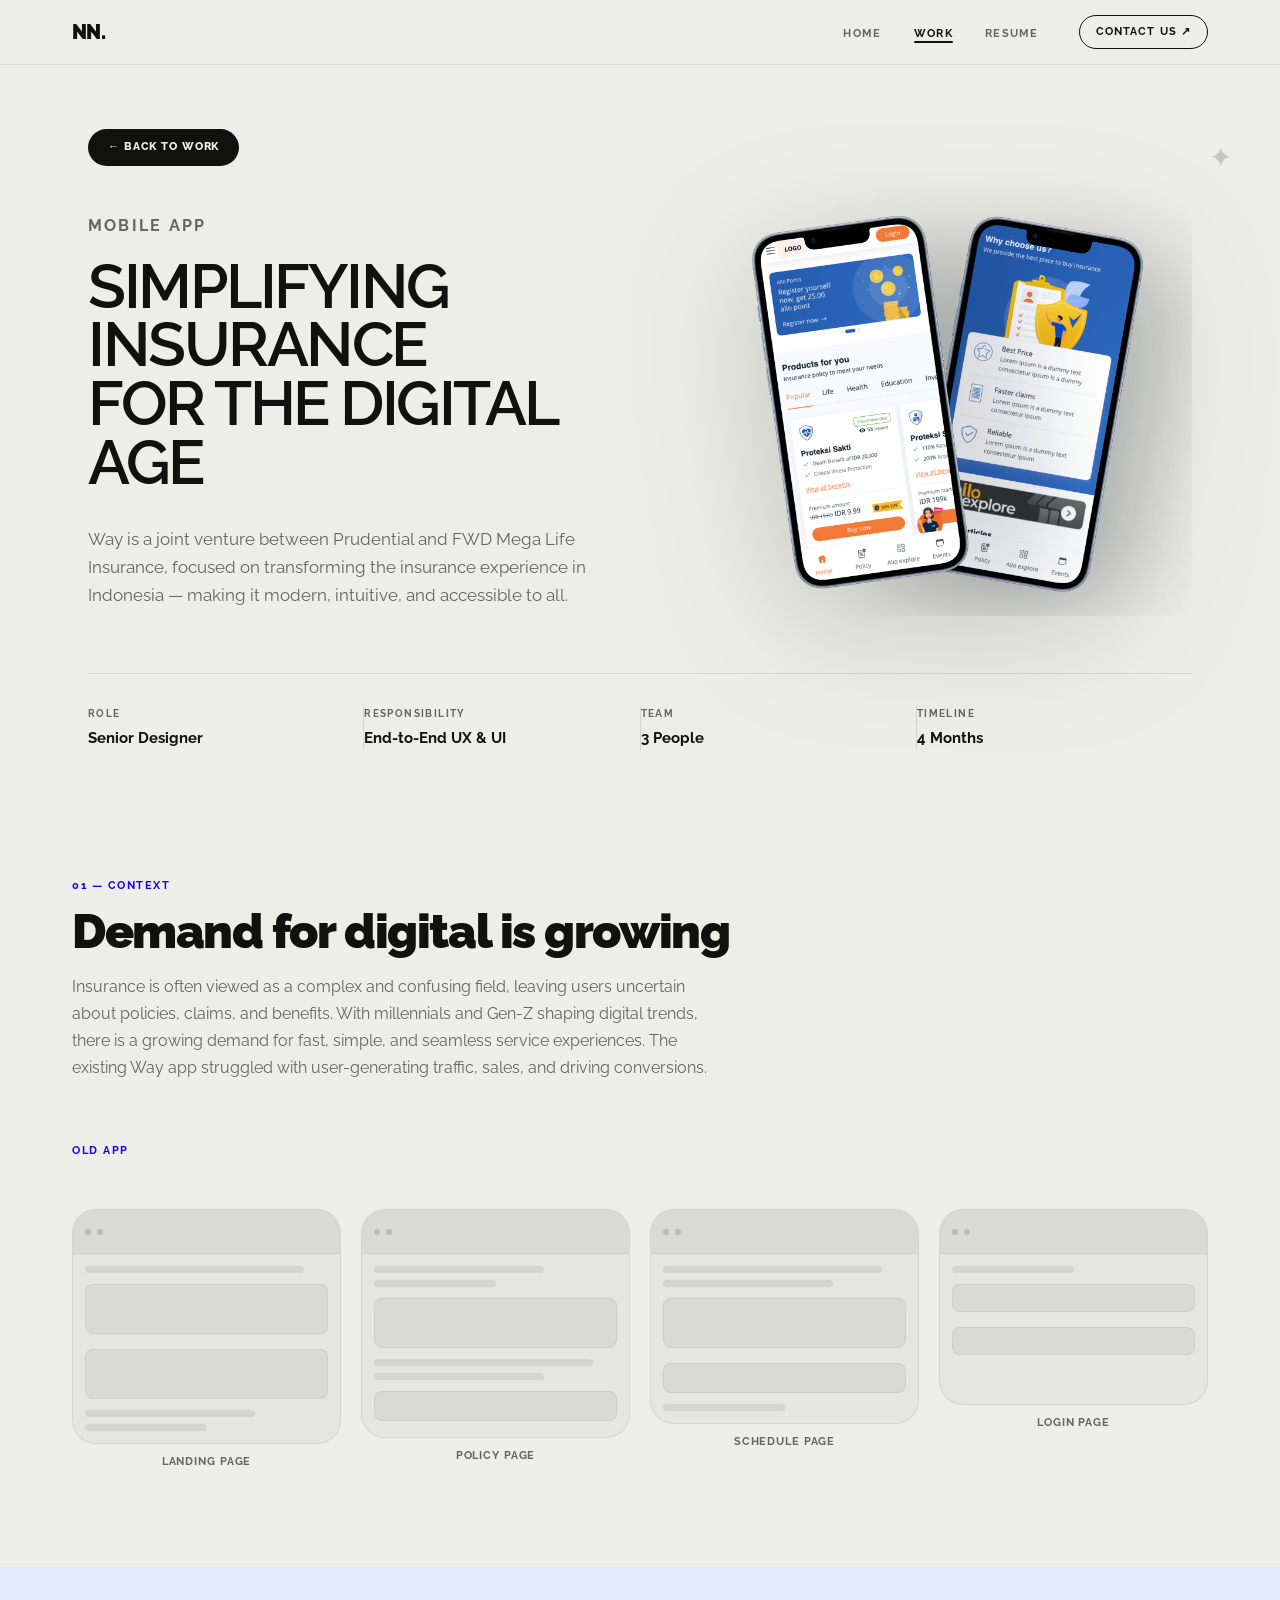
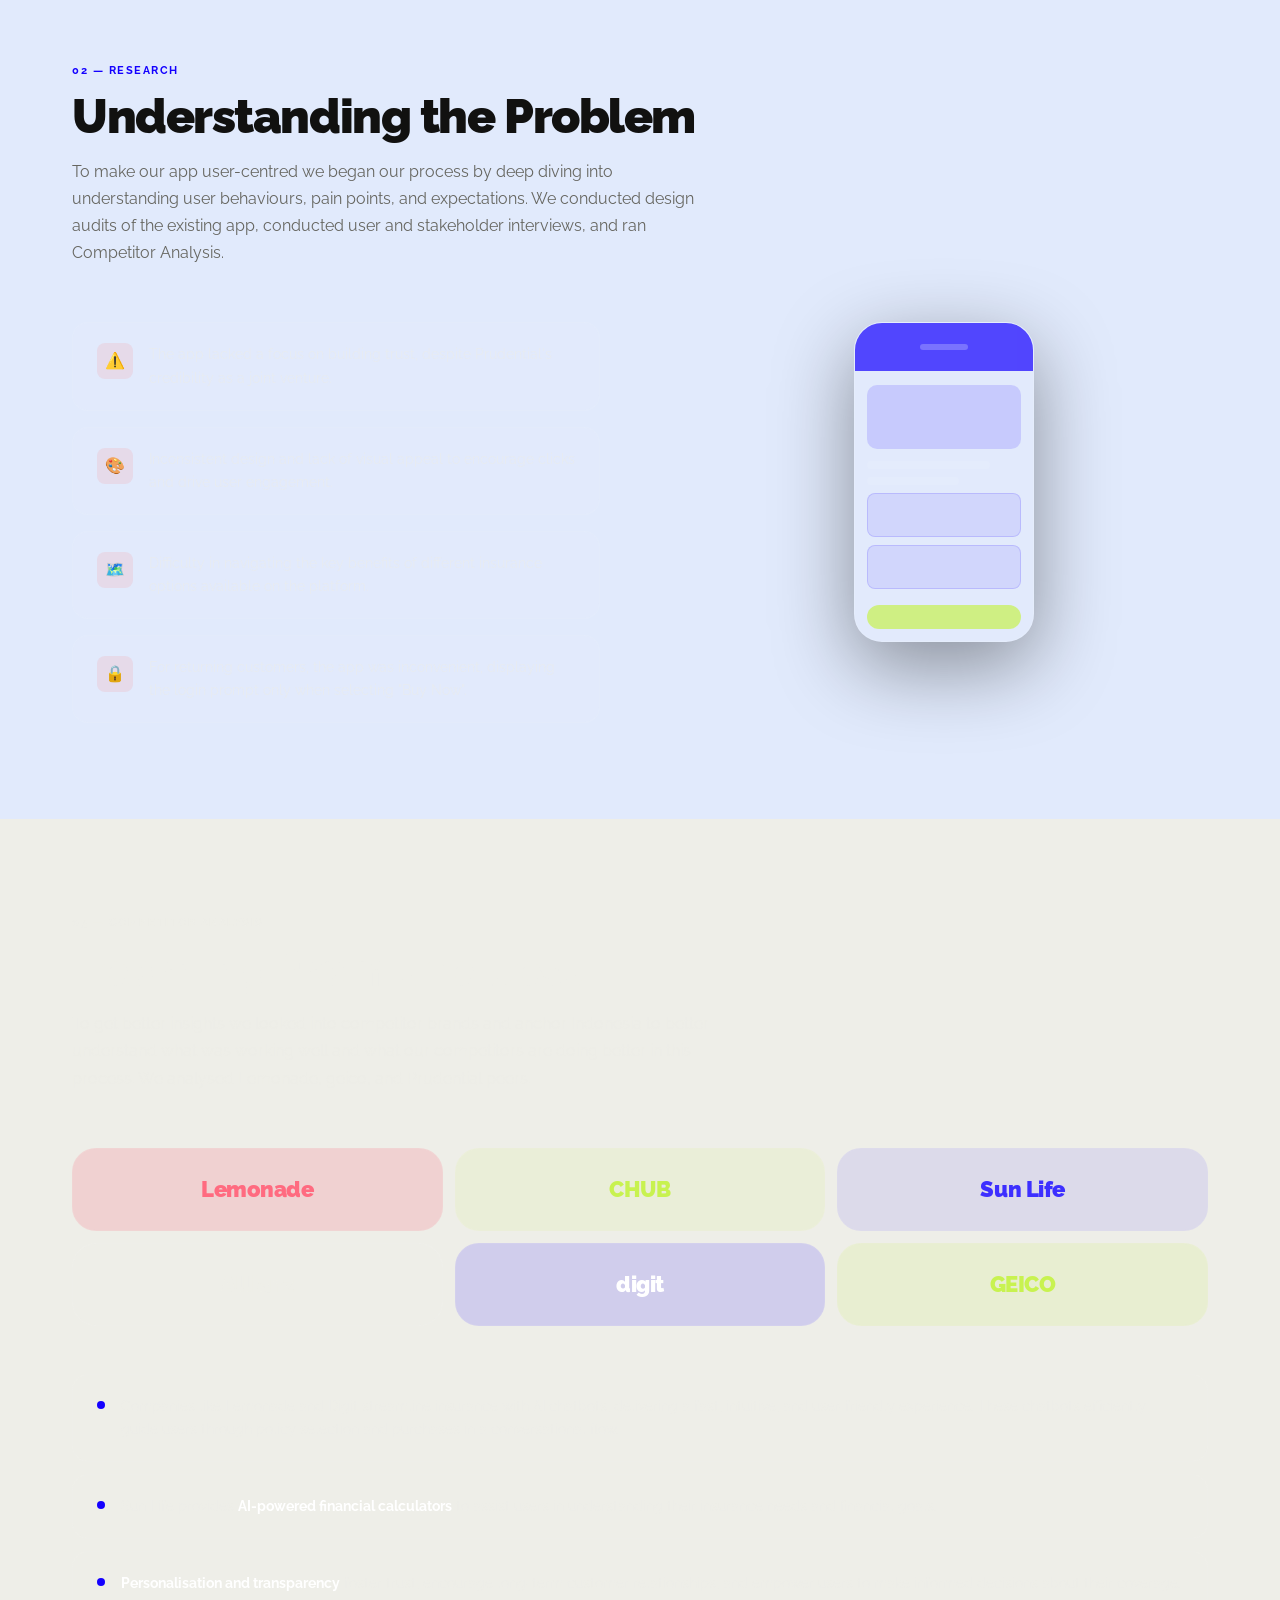
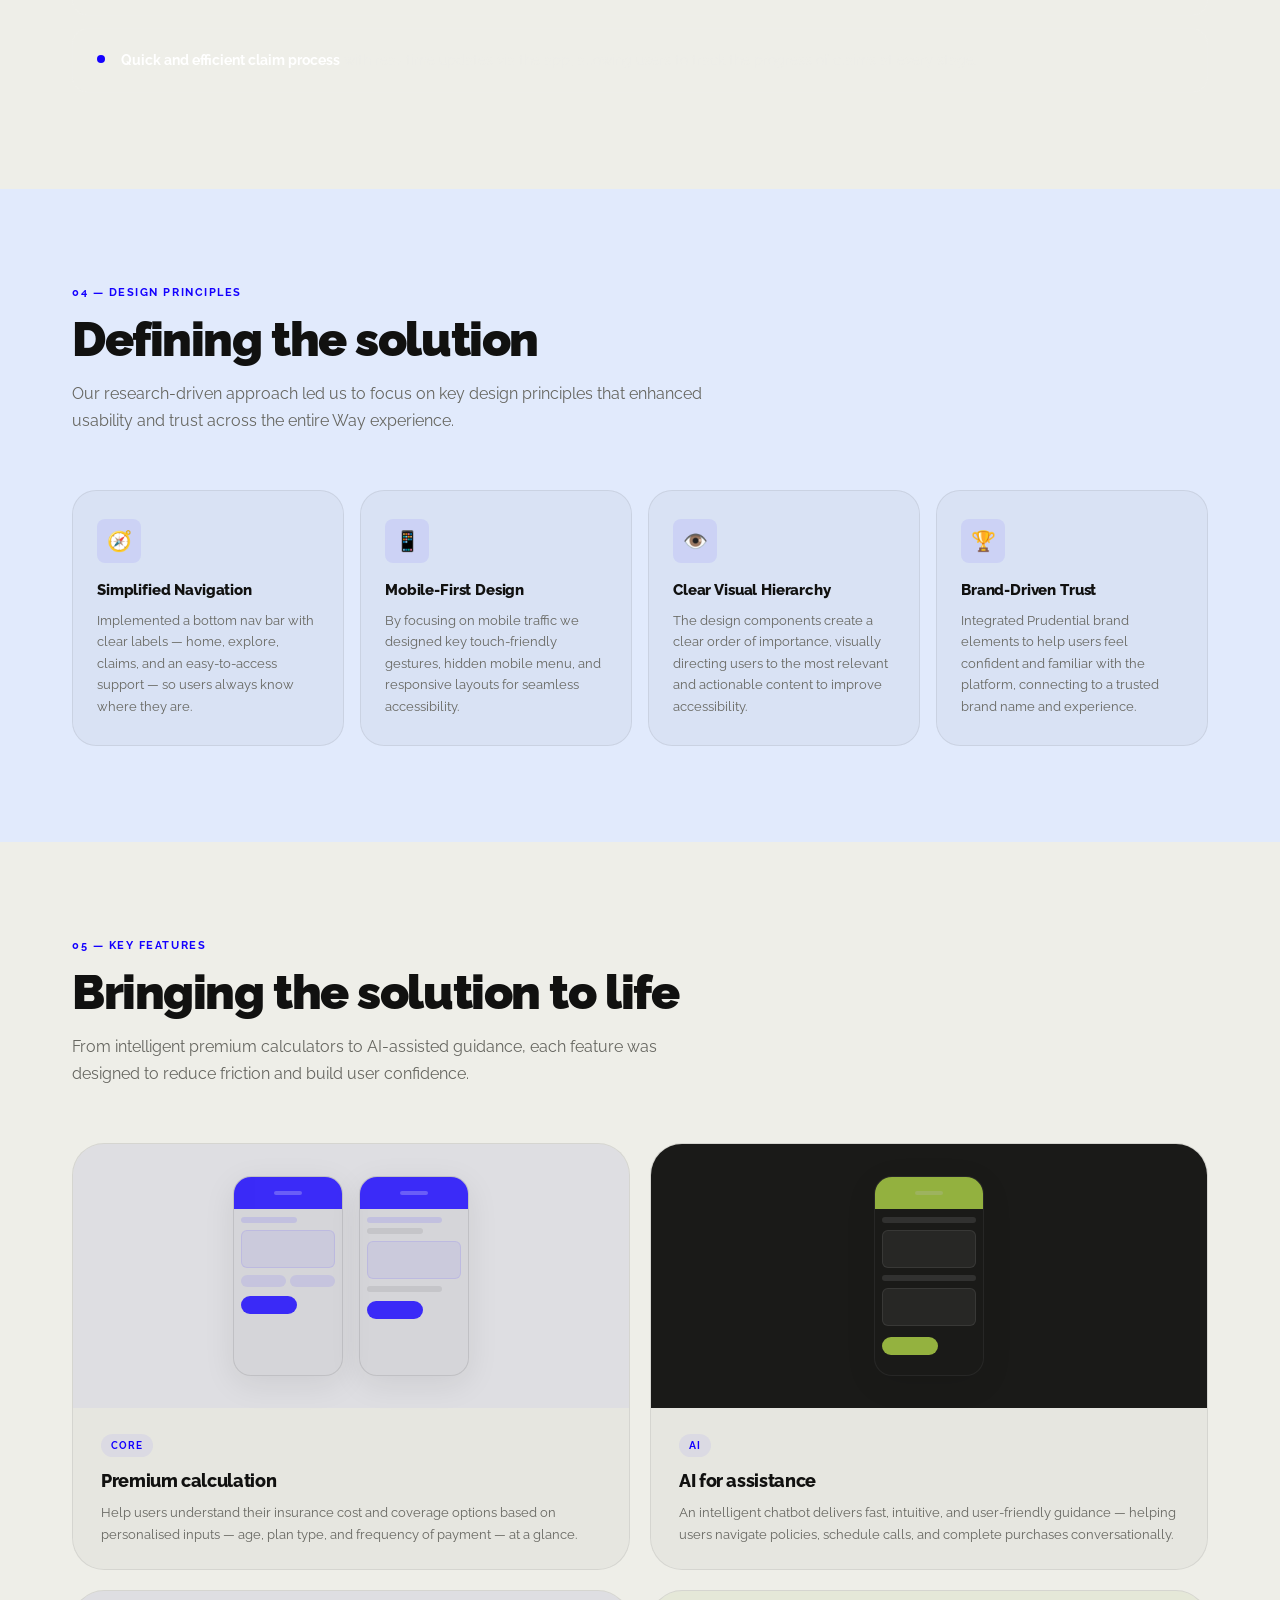
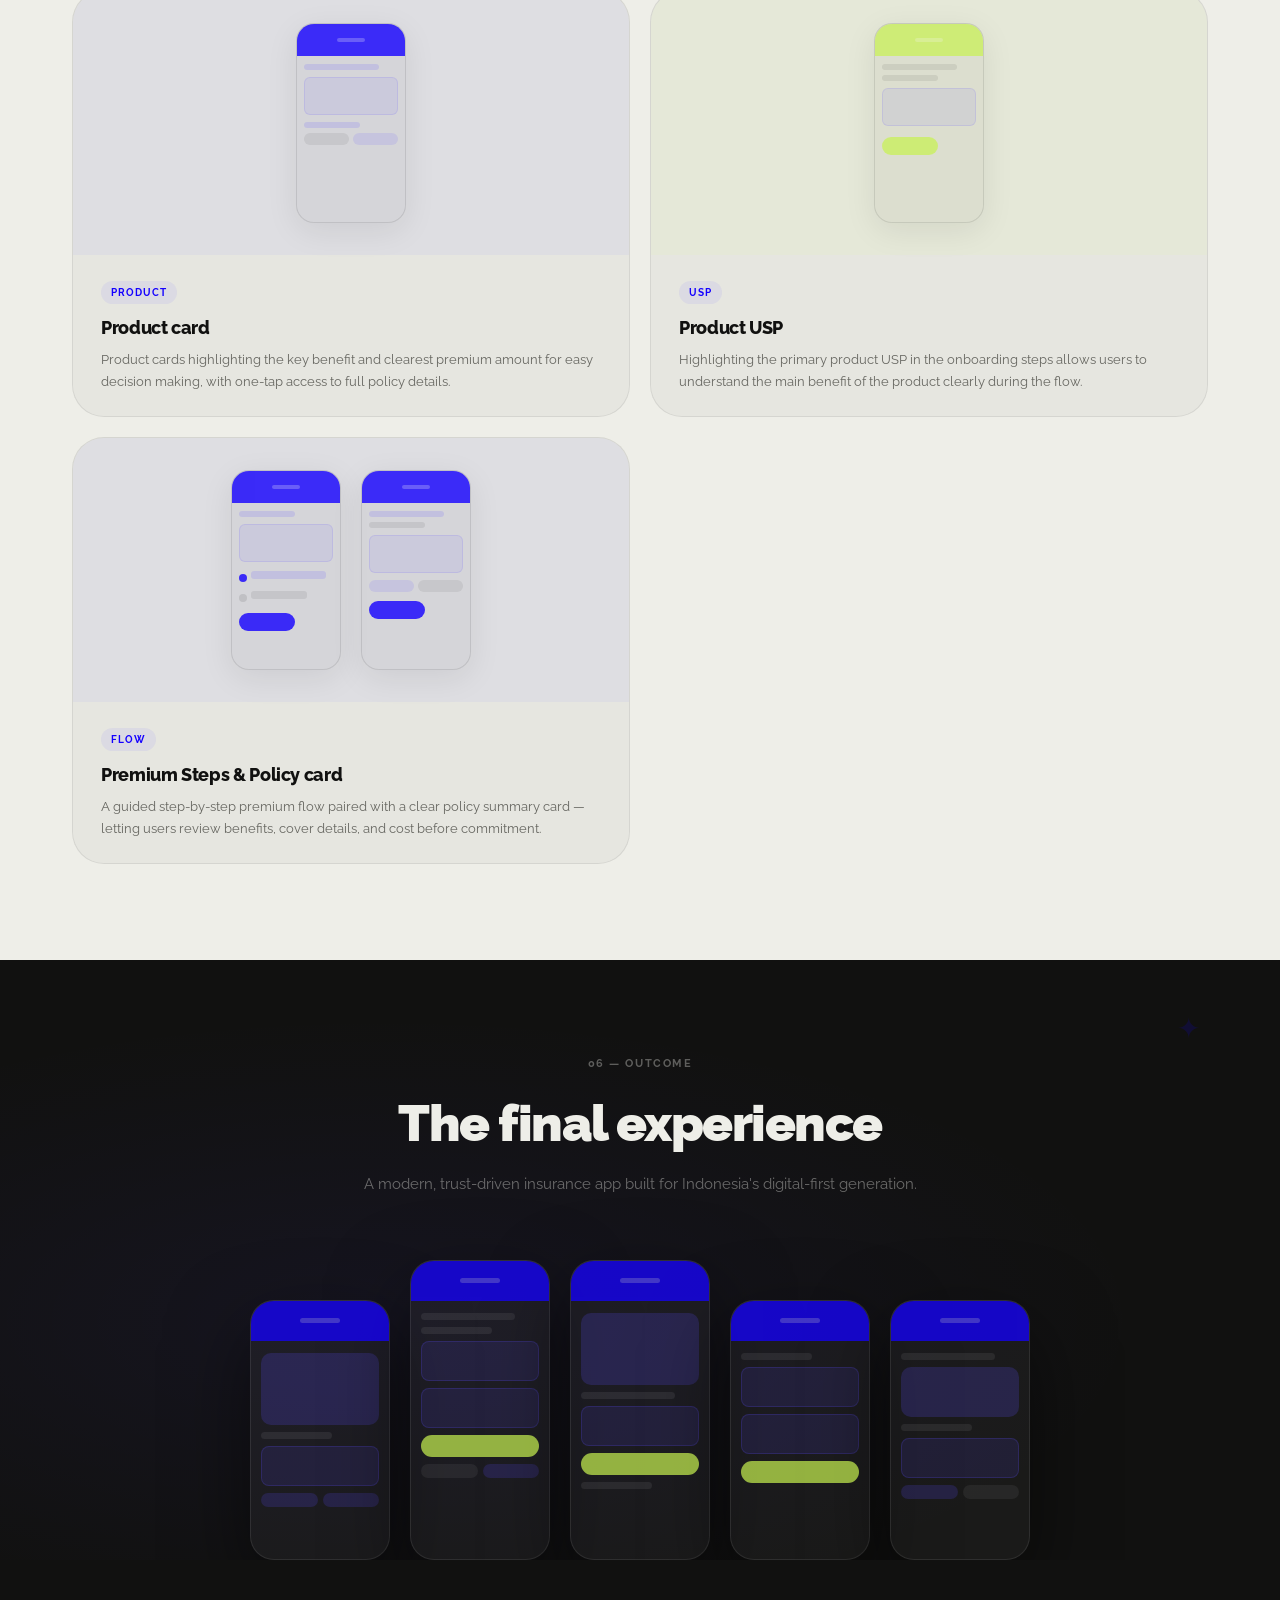
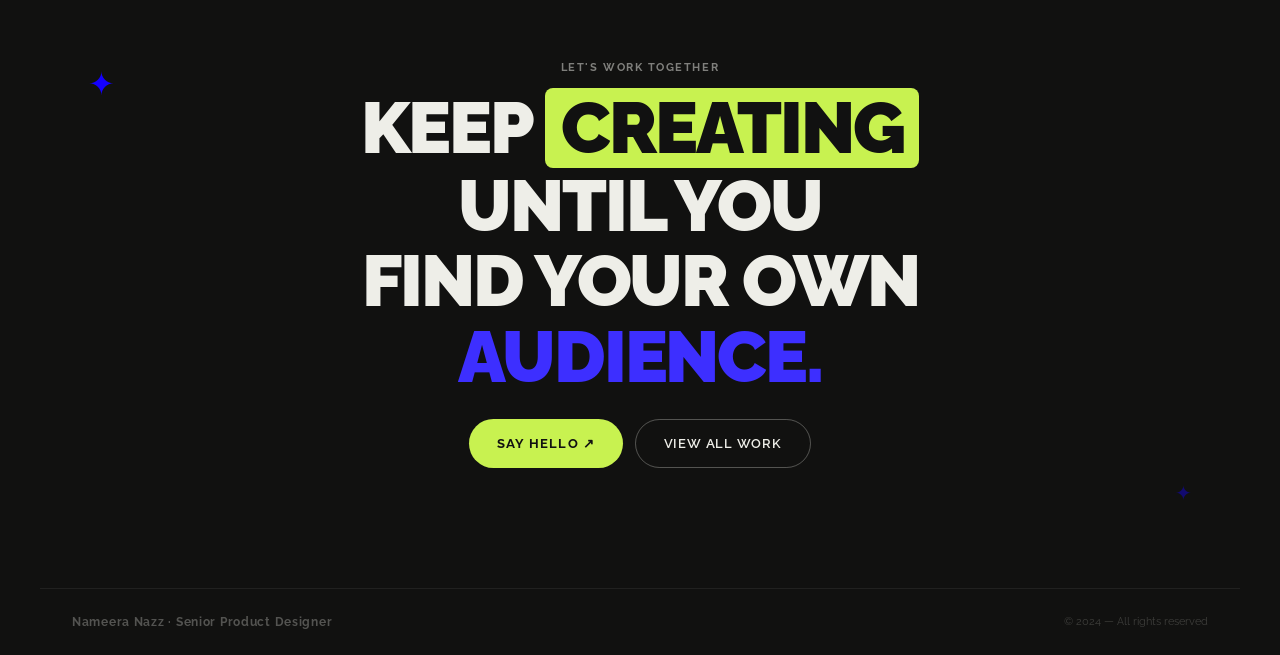
<file: prudential-case-study.html>
<!DOCTYPE html>
<html lang="en">
<head>
  <meta charset="UTF-8" />
  <meta name="viewport" content="width=device-width, initial-scale=1.0" />
  <title>Prudential × Way — Case Study</title>
  <link rel="stylesheet" href="styles.css" />
  <link rel="preconnect" href="https://fonts.googleapis.com" />
  <link rel="preconnect" href="https://fonts.gstatic.com" crossorigin />
  <link href="https://fonts.googleapis.com/css2?family=Inter:wght@400;500;600;700;800;900&family=Raleway:wght@400;500;600;700;800;900&display=swap" rel="stylesheet" />
  <style>
    /* ── Hero ─────────────────────────────────────── */
    .cs-hero {
      background: var(--bg);
      padding: 64px 0 0;
      position: relative;
      overflow: hidden;
    }
    .cs-hero-asterisk {
      position: absolute;
      top: 72px;
      right: 48px;
      font-size: 28px;
      color: rgba(17,17,16,0.18);
      user-select: none;
    }
    .cs-hero-inner {
      max-width: 1200px;
      margin: 0 auto;
      padding: 0 48px;
      position: relative;
      display: flex;
      align-items: center;
      gap: 48px;
    }
    .cs-hero-text {
      flex: 1;
      min-width: 0;
    }
    .cs-hero-image {
      flex: 0 0 auto;
      width: 480px;
      display: flex;
      align-items: flex-end;
      justify-content: center;
    }
    .cs-hero-image img {
      width: 100%;
      height: auto;
      display: block;
      filter: drop-shadow(0 32px 64px rgba(0,0,0,0.18));
    }
    .cs-back {
      display: inline-flex;
      align-items: center;
      gap: 10px;
      font-size: 11px;
      font-weight: 800;
      letter-spacing: 0.08em;
      text-transform: uppercase;
      color: var(--text-light);
      background: var(--text);
      padding: 10px 20px;
      border-radius: 100px;
      margin-bottom: 48px;
      transition: opacity 0.2s;
    }
    .cs-back:hover { opacity: 0.8; }
    .cs-eyebrow {
      font-size: 16px;
      font-weight: 700;
      letter-spacing: 0.14em;
      text-transform: uppercase;
      color: var(--text-muted);
      margin-bottom: 20px;
      font-family: 'Raleway', sans-serif;
    }
    .cs-title {
      font-size: 62px;
      font-weight: 600;
      line-height: 0.95;
      letter-spacing: -0.04em;
      color: var(--text);
      text-transform: uppercase;
      margin-bottom: 32px;
      max-width: 900px;
      font-family: 'Raleway', sans-serif;
    }
    .cs-subtitle {
      font-size: 17px;
      line-height: 1.65;
      color: var(--text-muted);
      max-width: 520px;
      margin-bottom: 64px;
    }
    .cs-meta-wrap {
      max-width: 1200px;
      margin: 0 auto;
      padding: 0 48px;
    }
    .cs-meta-bar {
      display: flex;
      border-top: 1px solid rgba(17,17,16,0.1);
      padding-top: 32px;
      padding-bottom: 32px;
      width: 100%;
    }
    .cs-meta-item {
      flex: 1;
      display: flex;
      flex-direction: column;
      gap: 6px;
    }
    .cs-meta-label {
      font-size: 10px;
      font-weight: 700;
      letter-spacing: 0.14em;
      text-transform: uppercase;
      color: var(--text-muted);
    }
    .cs-meta-value {
      font-size: 15px;
      font-weight: 700;
      color: var(--text);
    }
    .cs-meta-divider {
      width: 1px;
      background: rgba(17,17,16,0.1);
      align-self: stretch;
    }

    /* Hero phones row */
    .cs-hero-phones {
      display: flex;
      gap: 16px;
      justify-content: center;
      padding: 56px 48px 0;
      background: var(--bg-dark);
      margin: 0 -48px;
    }
    .cs-phone-wrap {
      display: flex;
      flex-direction: column;
      align-items: center;
      gap: 10px;
    }
    .cs-phone {
      width: 120px;
      height: 220px;
      background: rgba(255,255,255,0.05);
      border-radius: 20px;
      border: 1.5px solid rgba(255,255,255,0.1);
      overflow: hidden;
      box-shadow: 0 24px 60px rgba(0,0,0,0.5);
    }
    .cs-phone-head {
      height: 36px;
      background: var(--purple);
      opacity: 0.8;
      display: flex;
      align-items: center;
      justify-content: center;
    }
    .cs-phone-notch {
      width: 36px;
      height: 5px;
      background: rgba(255,255,255,0.3);
      border-radius: 3px;
    }
    .cs-phone-body { padding: 10px 8px; display: flex; flex-direction: column; gap: 6px; }
    .cs-phone-line { height: 7px; background: rgba(255,255,255,0.08); border-radius: 4px; }
    .cs-phone-line.w80 { width: 80%; }
    .cs-phone-line.w60 { width: 60%; }
    .cs-phone-line.w50 { width: 50%; }
    .cs-phone-block {
      height: 56px;
      background: rgba(91,75,255,0.15);
      border-radius: 8px;
      margin: 4px 0;
      border: 1px solid rgba(91,75,255,0.2);
    }
    .cs-phone-btn {
      height: 22px;
      background: var(--green);
      opacity: 0.75;
      border-radius: 11px;
      margin-top: 4px;
    }
    .cs-phone-row { display: flex; gap: 5px; }
    .cs-phone-pill { flex: 1; height: 14px; background: rgba(255,255,255,0.08); border-radius: 7px; }
    .cs-phone-label {
      font-size: 10px;
      font-weight: 700;
      letter-spacing: 0.08em;
      text-transform: uppercase;
      color: rgba(238,238,232,0.25);
    }

    /* ── Section Containers ─────────────────────────── */
    .cs-section { padding: 96px 0; background: var(--bg); }
    .cs-section-alt { background: #E1EAFC; }
    .cs-section-dark { background: var(--bg); }
    .cs-section-blue-lt { background: #E1EAFC; }
    .cs-inner {
      max-width: 1200px;
      margin: 0 auto;
      padding: 0 32px;
    }
    .cs-section-eyebrow {
      font-size: 11px;
      font-weight: 700;
      letter-spacing: 0.14em;
      text-transform: uppercase;
      color: var(--purple);
      margin-bottom: 12px;
    }
    .cs-section-eyebrow.light { color: rgba(238,238,232,0.35); }
    .cs-section-title {
      font-size: clamp(28px, 4vw, 48px);
      font-weight: 900;
      letter-spacing: -0.03em;
      line-height: 1.05;
      margin-bottom: 16px;
      color: var(--text);
    }
    .cs-section-title.light { color: var(--text-light); }
    .cs-section-lead {
      font-size: 16px;
      line-height: 1.7;
      color: var(--text-muted);
      max-width: 640px;
      margin-bottom: 56px;
    }
    .cs-section-lead.light { color: rgba(238,238,232,0.5); }

    /* ── Old App Grid ────────────────────────────────── */
    .cs-old-app-grid {
      display: grid;
      grid-template-columns: repeat(4, 1fr);
      gap: 20px;
      margin-top: 48px;
    }
    .cs-old-screen {
      border-radius: var(--radius-lg);
      overflow: hidden;
      border: 1px solid rgba(17,17,16,0.08);
      background: rgba(17,17,16,0.03);
    }
    .cs-old-screen-head {
      height: 44px;
      background: rgba(17,17,16,0.06);
      border-bottom: 1px solid rgba(17,17,16,0.06);
      display: flex;
      align-items: center;
      padding: 0 12px;
      gap: 6px;
    }
    .cs-old-dot { width: 6px; height: 6px; border-radius: 50%; background: rgba(17,17,16,0.15); }
    .cs-old-screen-body { padding: 12px; display: flex; flex-direction: column; gap: 7px; }
    .cs-old-line { height: 7px; background: rgba(17,17,16,0.08); border-radius: 4px; }
    .cs-old-line.w90 { width: 90%; }
    .cs-old-line.w70 { width: 70%; }
    .cs-old-line.w50 { width: 50%; }
    .cs-old-block { height: 50px; background: rgba(17,17,16,0.05); border-radius: 8px; margin: 4px 0; border: 1px solid rgba(17,17,16,0.06); }
    .cs-old-label {
      text-align: center;
      font-size: 11px;
      font-weight: 700;
      color: var(--text-muted);
      margin-top: 10px;
      letter-spacing: 0.08em;
      text-transform: uppercase;
    }

    /* ── Problem List ───────────────────────────────── */
    .cs-problem-grid {
      display: grid;
      grid-template-columns: 1fr 1fr;
      gap: 40px 80px;
      align-items: start;
    }
    .cs-problem-list { display: flex; flex-direction: column; gap: 16px; }
    .cs-problem-item {
      display: flex;
      gap: 16px;
      align-items: flex-start;
      padding: 20px 24px;
      background: rgba(255,255,255,0.04);
      border-radius: var(--radius-md);
      border: 1px solid rgba(238,238,232,0.08);
      transition: border-color 0.2s;
    }
    .cs-problem-item:hover { border-color: rgba(91,75,255,0.35); }
    .cs-problem-icon {
      width: 36px;
      height: 36px;
      border-radius: var(--radius-sm);
      flex-shrink: 0;
      display: flex;
      align-items: center;
      justify-content: center;
      font-size: 16px;
      background: rgba(91,75,255,0.15);
    }
    .cs-problem-icon.negative { background: rgba(255,100,100,0.12); }
    .cs-problem-icon.positive { background: rgba(200,242,80,0.15); }
    .cs-problem-text { font-size: 14px; line-height: 1.65; color: rgba(238,238,232,0.5); }

    /* Phone visual on right */
    .cs-problem-visual {
      display: flex;
      justify-content: center;
      align-items: center;
    }
    .cs-big-phone {
      width: 180px;
      height: 320px;
      background: rgba(255,255,255,0.04);
      border-radius: 28px;
      border: 1.5px solid rgba(255,255,255,0.1);
      overflow: hidden;
      box-shadow: 0 24px 80px rgba(0,0,0,0.4);
    }
    .cs-big-phone-head {
      height: 48px;
      background: var(--purple);
      opacity: 0.7;
      display: flex;
      align-items: center;
      justify-content: center;
    }
    .cs-big-phone-notch {
      width: 48px; height: 6px;
      background: rgba(255,255,255,0.25);
      border-radius: 3px;
    }
    .cs-big-phone-body { padding: 14px 12px; display: flex; flex-direction: column; gap: 8px; }
    .cs-big-phone-banner {
      height: 64px;
      background: rgba(91,75,255,0.2);
      border-radius: 10px;
      margin-bottom: 4px;
    }
    .cs-big-phone-line { height: 8px; background: rgba(255,255,255,0.08); border-radius: 4px; }
    .cs-big-phone-line.w80 { width: 80%; }
    .cs-big-phone-line.w60 { width: 60%; }
    .cs-big-phone-card {
      height: 44px;
      background: rgba(91,75,255,0.12);
      border-radius: 8px;
      border: 1px solid rgba(91,75,255,0.2);
    }
    .cs-big-phone-btn {
      height: 24px;
      background: var(--green);
      opacity: 0.7;
      border-radius: 12px;
      margin-top: 8px;
    }

    /* ── Competitor Grid ─────────────────────────────── */
    .cs-competitor-grid {
      display: grid;
      grid-template-columns: repeat(3, 1fr);
      gap: 12px;
    }
    .cs-competitor-card {
      border-radius: var(--radius-lg);
      padding: 24px 28px;
      display: flex;
      align-items: center;
      justify-content: center;
      min-height: 80px;
      border: 1px solid rgba(238,238,232,0.07);
      transition: border-color 0.2s;
    }
    .cs-competitor-card:hover { border-color: rgba(91,75,255,0.4); }
    .cs-competitor-name {
      font-size: 22px;
      font-weight: 900;
      letter-spacing: -0.02em;
    }
    .comp-lemonade { background: rgba(255,50,80,0.15); }
    .comp-lemonade .cs-competitor-name { color: #FF6B80; }
    .comp-chub { background: rgba(200,242,80,0.1); }
    .comp-chub .cs-competitor-name { color: var(--green); }
    .comp-sunlife { background: rgba(91,75,255,0.12); }
    .comp-sunlife .cs-competitor-name { color: var(--purple-light); }
    .comp-allianz { background: rgba(255,255,255,0.04); }
    .comp-allianz .cs-competitor-name { color: rgba(238,238,232,0.6); }
    .comp-digit { background: rgba(91,75,255,0.2); }
    .comp-digit .cs-competitor-name { color: #fff; }
    .comp-geico { background: rgba(200,242,80,0.15); }
    .comp-geico .cs-competitor-name { color: var(--green); }

    .cs-competitor-insights {
      margin-top: 48px;
      display: flex;
      flex-direction: column;
      gap: 12px;
    }
    .cs-insight {
      display: flex;
      gap: 16px;
      align-items: flex-start;
      font-size: 14px;
      line-height: 1.65;
      color: rgba(238,238,232,0.45);
      padding: 20px 24px;
      background: rgba(255,255,255,0.03);
      border-radius: var(--radius-md);
      border: 1px solid rgba(238,238,232,0.07);
      transition: border-color 0.2s;
    }
    .cs-insight:hover { border-color: rgba(91,75,255,0.3); }
    .cs-insight-dot {
      width: 8px;
      height: 8px;
      border-radius: 50%;
      background: var(--purple);
      flex-shrink: 0;
      margin-top: 6px;
    }

    /* ── Solution Principles ─────────────────────────── */
    .cs-solution-grid {
      display: grid;
      grid-template-columns: repeat(4, 1fr);
      gap: 16px;
    }
    .cs-solution-card {
      background: rgba(17,17,16,0.03);
      border: 1px solid rgba(17,17,16,0.08);
      border-radius: var(--radius-lg);
      padding: 28px 24px;
      transition: border-color 0.2s, box-shadow 0.2s;
    }
    .cs-solution-card:hover {
      border-color: rgba(91,75,255,0.3);
      box-shadow: 0 4px 24px rgba(91,75,255,0.06);
    }
    .cs-solution-icon {
      width: 44px;
      height: 44px;
      border-radius: var(--radius-sm);
      background: rgba(91,75,255,0.1);
      display: flex;
      align-items: center;
      justify-content: center;
      font-size: 20px;
      margin-bottom: 16px;
    }
    .cs-solution-name {
      font-size: 15px;
      font-weight: 800;
      color: var(--text);
      margin-bottom: 8px;
      letter-spacing: -0.01em;
    }
    .cs-solution-desc {
      font-size: 13px;
      line-height: 1.65;
      color: var(--text-muted);
    }

    /* ── Features Section ───────────────────────────── */
    .cs-features-grid {
      display: grid;
      grid-template-columns: 1fr 1fr;
      gap: 20px;
    }
    .cs-feature-card {
      background: rgba(17,17,16,0.03);
      border-radius: var(--radius-xl);
      overflow: hidden;
      border: 1px solid rgba(17,17,16,0.08);
      transition: border-color 0.2s, transform 0.2s;
    }
    .cs-feature-card:hover {
      border-color: rgba(91,75,255,0.25);
      transform: translateY(-2px);
    }
    .cs-feature-card.full-width {
      grid-column: 1 / -1;
    }
    .cs-feature-visual {
      background: rgba(91,75,255,0.05);
      padding: 32px;
      min-height: 220px;
      display: flex;
      align-items: center;
      justify-content: center;
      gap: 16px;
    }
    .cs-feature-visual.dark-bg { background: var(--bg-card); }
    .cs-feature-visual.orange-bg { background: rgba(200,242,80,0.06); }
    .cs-feature-body { padding: 24px 28px; }
    .cs-feature-tag {
      font-size: 10px;
      font-weight: 700;
      letter-spacing: 0.1em;
      text-transform: uppercase;
      color: var(--purple);
      background: rgba(91,75,255,0.08);
      padding: 4px 10px;
      border-radius: 100px;
      display: inline-block;
      margin-bottom: 10px;
    }
    .cs-feature-title {
      font-size: 18px;
      font-weight: 800;
      letter-spacing: -0.02em;
      margin-bottom: 8px;
      color: var(--text);
    }
    .cs-feature-desc {
      font-size: 13px;
      line-height: 1.65;
      color: var(--text-muted);
    }

    /* Feature phone mockups */
    .feat-phone {
      width: 110px;
      height: 200px;
      background: rgba(17,17,16,0.04);
      border-radius: 18px;
      border: 1.5px solid rgba(17,17,16,0.1);
      overflow: hidden;
      box-shadow: 0 8px 32px rgba(0,0,0,0.08);
    }
    .feat-phone.dark {
      background: var(--bg-card);
      border-color: rgba(255,255,255,0.06);
    }
    .feat-phone-head {
      height: 32px;
      background: var(--purple);
      opacity: 0.8;
      display: flex;
      align-items: center;
      justify-content: center;
    }
    .feat-phone-head.orange { background: var(--green); opacity: 0.7; }
    .feat-phone-notch {
      width: 28px;
      height: 4px;
      background: rgba(255,255,255,0.25);
      border-radius: 2px;
    }
    .feat-phone-body { padding: 8px 7px; display: flex; flex-direction: column; gap: 5px; }
    .feat-line { height: 6px; background: rgba(17,17,16,0.08); border-radius: 3px; }
    .feat-line.w80 { width: 80%; }
    .feat-line.w60 { width: 60%; }
    .feat-line.w50 { width: 50%; }
    .feat-line.blue { background: rgba(91,75,255,0.15); }
    .feat-line.white { background: rgba(255,255,255,0.1); }
    .feat-block { height: 38px; background: rgba(91,75,255,0.08); border-radius: 6px; margin: 2px 0; border: 1px solid rgba(91,75,255,0.12); }
    .feat-block.dark { background: rgba(255,255,255,0.06); border-color: rgba(255,255,255,0.08); }
    .feat-row { display: flex; gap: 4px; }
    .feat-pill { flex: 1; height: 12px; background: rgba(17,17,16,0.07); border-radius: 6px; }
    .feat-pill.blue { background: rgba(91,75,255,0.12); }
    .feat-badge {
      height: 18px;
      background: var(--green);
      opacity: 0.7;
      border-radius: 9px;
      width: 60%;
      margin-top: 4px;
    }
    .feat-badge.blue { background: var(--purple); opacity: 0.8; }

    /* ── Final Showcase ─────────────────────────────── */
    .cs-showcase {
      background: var(--bg-dark);
      padding: 96px 0 0;
      overflow: hidden;
      position: relative;
    }
    .cs-showcase::before {
      content: '';
      position: absolute;
      inset: 0;
      background: radial-gradient(ellipse at 30% 60%, rgba(91,75,255,0.07) 0%, transparent 60%);
      pointer-events: none;
    }
    .cs-showcase-inner {
      max-width: 1200px;
      margin: 0 auto;
      padding: 0 32px;
      text-align: center;
      position: relative;
      z-index: 1;
    }
    .cs-showcase-title {
      font-size: clamp(28px, 4vw, 52px);
      font-weight: 900;
      letter-spacing: -0.03em;
      color: var(--text-light);
      margin-bottom: 12px;
    }
    .cs-showcase-sub {
      font-size: 15px;
      color: rgba(238,238,232,0.4);
      margin-bottom: 64px;
    }
    .cs-showcase-phones {
      display: flex;
      gap: 20px;
      justify-content: center;
      align-items: flex-end;
      padding-bottom: 0;
    }
    .cs-showcase-phone {
      width: 140px;
      height: 260px;
      background: rgba(255,255,255,0.04);
      border-radius: 24px;
      border: 1.5px solid rgba(255,255,255,0.09);
      overflow: hidden;
      box-shadow: 0 32px 80px rgba(0,0,0,0.5);
      flex-shrink: 0;
    }
    .cs-showcase-phone.tall { height: 300px; }
    .cs-showcase-phone-head {
      height: 40px;
      background: var(--purple);
      opacity: 0.75;
      display: flex;
      align-items: center;
      justify-content: center;
    }
    .cs-showcase-phone-notch {
      width: 40px;
      height: 5px;
      background: rgba(255,255,255,0.25);
      border-radius: 3px;
    }
    .cs-showcase-phone-body { padding: 12px 10px; display: flex; flex-direction: column; gap: 7px; }
    .sp-banner { height: 72px; background: rgba(91,75,255,0.2); border-radius: 10px; }
    .sp-line { height: 7px; background: rgba(255,255,255,0.07); border-radius: 4px; }
    .sp-line.w80 { width: 80%; }
    .sp-line.w60 { width: 60%; }
    .sp-line.w40 { width: 40%; }
    .sp-card { height: 40px; background: rgba(91,75,255,0.12); border-radius: 8px; border: 1px solid rgba(91,75,255,0.2); }
    .sp-btn { height: 22px; background: var(--green); opacity: 0.7; border-radius: 11px; }
    .sp-row { display: flex; gap: 5px; }
    .sp-pill { flex: 1; height: 14px; background: rgba(255,255,255,0.06); border-radius: 7px; }
    .sp-pill.blue { background: rgba(91,75,255,0.18); }

    /* ── Responsive ─────────────────────────────────── */
    @media (max-width: 960px) {
      .cs-old-app-grid { grid-template-columns: repeat(2, 1fr); }
      .cs-problem-grid { grid-template-columns: 1fr; }
      .cs-problem-visual { display: none; }
      .cs-competitor-grid { grid-template-columns: repeat(2, 1fr); }
      .cs-solution-grid { grid-template-columns: repeat(2, 1fr); }
      .cs-features-grid { grid-template-columns: 1fr; }
      .cs-feature-card.full-width { grid-column: 1; }
      .cs-hero-phones { gap: 10px; }
      .cs-phone { width: 100px; height: 190px; }
      .cs-meta-bar { flex-wrap: wrap; gap: 24px; }
      .cs-meta-divider { display: none; }
    }
    @media (max-width: 900px) {
      .cs-hero-inner { flex-direction: column; gap: 32px; }
      .cs-hero-image { width: 100%; max-width: 420px; align-self: center; }
    }
    @media (max-width: 640px) {
      .cs-hero-inner { padding: 0 20px 0; }
      .cs-hero-image { max-width: 320px; }
      .cs-inner { padding: 0 20px; }
      .cs-hero-phones { padding: 32px 20px 0; margin: 0 -20px; }
      .cs-phone { width: 80px; height: 150px; }
      .cs-competitor-grid { grid-template-columns: repeat(2, 1fr); }
      .cs-solution-grid { grid-template-columns: 1fr 1fr; }
      .cs-showcase-phones { gap: 10px; }
      .cs-showcase-phone { width: 110px; height: 210px; }
      .cs-showcase-phone.tall { height: 240px; }
    }
  </style>
</head>
<body>

  <!-- NAV -->
  <nav class="nav">
    <div class="nav-inner">
      <a href="index.html" class="nav-logo">NN.</a>
      <ul class="nav-links">
        <li><a href="index.html" class="nav-link">HOME</a></li>
        <li><a href="work.html" class="nav-link active">WORK</a></li>
        <li><a href="resume.html" class="nav-link">RESUME</a></li>
      </ul>
      <a href="#connect" class="btn-outline">CONTACT US ↗</a>
    </div>
  </nav>

  <!-- ── CASE STUDY HERO ───────────────────────────── -->
  <section class="cs-hero">
    <span class="cs-hero-asterisk">✦</span>
    <div class="cs-hero-inner">
      <div class="cs-hero-text">
        <a href="work.html" class="cs-back">← BACK TO WORK</a>
        <p class="cs-eyebrow">MOBILE APP</p>
        <h1 class="cs-title">Simplifying Insurance<br />for the Digital Age</h1>
        <p class="cs-subtitle">
          Way is a joint venture between Prudential and FWD Mega Life Insurance, focused
          on transforming the insurance experience in Indonesia — making it modern,
          intuitive, and accessible to all.
        </p>
      </div>

      <div class="cs-hero-image">
        <img src="Prudential mockup.png" alt="Way app mockup showing home and product screens" />
      </div>
    </div>

    <div class="cs-meta-wrap">
      <div class="cs-meta-bar">
        <div class="cs-meta-item">
          <span class="cs-meta-label">Role</span>
          <span class="cs-meta-value">Senior Designer</span>
        </div>
        <div class="cs-meta-divider"></div>
        <div class="cs-meta-item">
          <span class="cs-meta-label">Responsibility</span>
          <span class="cs-meta-value">End-to-End UX &amp; UI</span>
        </div>
        <div class="cs-meta-divider"></div>
        <div class="cs-meta-item">
          <span class="cs-meta-label">Team</span>
          <span class="cs-meta-value">3 People</span>
        </div>
        <div class="cs-meta-divider"></div>
        <div class="cs-meta-item">
          <span class="cs-meta-label">Timeline</span>
          <span class="cs-meta-value">4 Months</span>
        </div>
      </div>
    </div>

  </section>

  <!-- ── DEMAND FOR DIGITAL ─────────────────────────── -->
  <section class="cs-section">
    <div class="cs-inner">
      <p class="cs-section-eyebrow">01 — CONTEXT</p>
      <h2 class="cs-section-title">Demand for digital is growing</h2>
      <p class="cs-section-lead">
        Insurance is often viewed as a complex and confusing field, leaving users uncertain about
        policies, claims, and benefits. With millennials and Gen-Z shaping digital trends, there
        is a growing demand for fast, simple, and seamless service experiences. The existing Way
        app struggled with user-generating traffic, sales, and driving conversions.
      </p>

      <!-- Old App Screenshots -->
      <div style="margin-bottom: 16px;">
        <span style="font-size: 11px; font-weight: 700; letter-spacing: 0.14em; color: var(--purple); text-transform: uppercase;">OLD APP</span>
      </div>
      <div class="cs-old-app-grid">
        <div>
          <div class="cs-old-screen">
            <div class="cs-old-screen-head">
              <div class="cs-old-dot"></div><div class="cs-old-dot"></div>
            </div>
            <div class="cs-old-screen-body">
              <div class="cs-old-line w90"></div>
              <div class="cs-old-block"></div>
              <div class="cs-old-block"></div>
              <div class="cs-old-line w70"></div>
              <div class="cs-old-line w50"></div>
            </div>
          </div>
          <p class="cs-old-label">Landing page</p>
        </div>
        <div>
          <div class="cs-old-screen">
            <div class="cs-old-screen-head">
              <div class="cs-old-dot"></div><div class="cs-old-dot"></div>
            </div>
            <div class="cs-old-screen-body">
              <div class="cs-old-line w70"></div>
              <div class="cs-old-line w50"></div>
              <div class="cs-old-block"></div>
              <div class="cs-old-line w90"></div>
              <div class="cs-old-line w70"></div>
              <div class="cs-old-block" style="height:30px;"></div>
            </div>
          </div>
          <p class="cs-old-label">Policy Page</p>
        </div>
        <div>
          <div class="cs-old-screen">
            <div class="cs-old-screen-head">
              <div class="cs-old-dot"></div><div class="cs-old-dot"></div>
            </div>
            <div class="cs-old-screen-body">
              <div class="cs-old-line w90"></div>
              <div class="cs-old-line w70"></div>
              <div class="cs-old-block"></div>
              <div class="cs-old-block" style="height:30px;"></div>
              <div class="cs-old-line w50"></div>
            </div>
          </div>
          <p class="cs-old-label">Schedule page</p>
        </div>
        <div>
          <div class="cs-old-screen">
            <div class="cs-old-screen-head">
              <div class="cs-old-dot"></div><div class="cs-old-dot"></div>
            </div>
            <div class="cs-old-screen-body">
              <div class="cs-old-line w50"></div>
              <div class="cs-old-block" style="height:28px;"></div>
              <div class="cs-old-block" style="height:28px;"></div>
              <div style="height:20px;background:var(--way-blue);border-radius:6px;margin-top:6px;"></div>
            </div>
          </div>
          <p class="cs-old-label">Login page</p>
        </div>
      </div>
    </div>
  </section>

  <!-- ── UNDERSTANDING PROBLEM ──────────────────────── -->
  <section class="cs-section cs-section-alt">
    <div class="cs-inner">
      <p class="cs-section-eyebrow">02 — RESEARCH</p>
      <h2 class="cs-section-title">Understanding the Problem</h2>
      <p class="cs-section-lead">
        To make our app user-centred we began our process by deep diving into understanding
        user behaviours, pain points, and expectations. We conducted design audits of the
        existing app, conducted user and stakeholder interviews, and ran Competitor Analysis.
      </p>

      <div class="cs-problem-grid">
        <div class="cs-problem-list">
          <div class="cs-problem-item">
            <div class="cs-problem-icon negative">⚠️</div>
            <p class="cs-problem-text">The app lacked a focus on building trust, despite Prudential's credibility as a joint venture.</p>
          </div>
          <div class="cs-problem-item">
            <div class="cs-problem-icon negative">🎨</div>
            <p class="cs-problem-text">Inconsistent design and lack of visual appeal to encourage clicks and drive user engagement.</p>
          </div>
          <div class="cs-problem-item">
            <div class="cs-problem-icon negative">🗺️</div>
            <p class="cs-problem-text">Difficulty in navigating the key benefits of different insurance options available on the platform.</p>
          </div>
          <div class="cs-problem-item">
            <div class="cs-problem-icon negative">🔒</div>
            <p class="cs-problem-text">For returning customers, the app was inconvenient, displaying the login prompt only when selecting "Buy Now".</p>
          </div>
        </div>

        <div class="cs-problem-visual">
          <div class="cs-big-phone">
            <div class="cs-big-phone-head"><div class="cs-big-phone-notch"></div></div>
            <div class="cs-big-phone-body">
              <div class="cs-big-phone-banner"></div>
              <div class="cs-big-phone-line w80"></div>
              <div class="cs-big-phone-line w60"></div>
              <div class="cs-big-phone-card"></div>
              <div class="cs-big-phone-card"></div>
              <div class="cs-big-phone-btn"></div>
            </div>
          </div>
        </div>
      </div>
    </div>
  </section>

  <!-- ── LEARNING FROM THE BEST ─────────────────────── -->
  <section class="cs-section cs-section-dark">
    <div class="cs-inner">
      <p class="cs-section-eyebrow light">03 — COMPETITOR ANALYSIS</p>
      <h2 class="cs-section-title light">Learning from the best</h2>
      <p class="cs-section-lead light">
        To get better insights we looked into competitor brands and anchor Indonesia to better
        understand what was working well and what our competitors are doing better in this process.
        We analysed Lemonade, geico, and Prudential peers.
      </p>

      <div class="cs-competitor-grid">
        <div class="cs-competitor-card comp-lemonade">
          <span class="cs-competitor-name">Lemonade</span>
        </div>
        <div class="cs-competitor-card comp-chub">
          <span class="cs-competitor-name">CHUB</span>
        </div>
        <div class="cs-competitor-card comp-sunlife">
          <span class="cs-competitor-name">Sun Life</span>
        </div>
        <div class="cs-competitor-card comp-allianz">
          <span class="cs-competitor-name">Allianz</span>
        </div>
        <div class="cs-competitor-card comp-digit">
          <span class="cs-competitor-name">digit</span>
        </div>
        <div class="cs-competitor-card comp-geico">
          <span class="cs-competitor-name">GEICO</span>
        </div>
      </div>

      <div class="cs-competitor-insights">
        <div class="cs-insight">
          <div class="cs-insight-dot"></div>
          <span>Companies like Lemonade and Digit streamline insurance with AI chatbots, delivering a fast, intuitive, and user-friendly experience. These chatbots efficiently guide users through policy selection and purchases in a conversational flow.</span>
        </div>
        <div class="cs-insight">
          <div class="cs-insight-dot"></div>
          <span>Sun Life provides <strong style="color:#fff;">AI-powered financial calculators</strong> to assist users in understanding their insurance needs and financial goals.</span>
        </div>
        <div class="cs-insight">
          <div class="cs-insight-dot"></div>
          <span><strong style="color:#fff;">Personalisation and transparency</strong> foster trust, encourage long-term customer relationships, and empower users to make informed decisions about their coverage.</span>
        </div>
        <div class="cs-insight">
          <div class="cs-insight-dot"></div>
          <span><strong style="color:#fff;">Quick and efficient claim process</strong> with real-time updates via the app, allowing users to track the progress of claims at every stage.</span>
        </div>
      </div>
    </div>
  </section>

  <!-- ── DEFINING THE SOLUTION ──────────────────────── -->
  <section class="cs-section cs-section-blue-lt">
    <div class="cs-inner">
      <p class="cs-section-eyebrow">04 — DESIGN PRINCIPLES</p>
      <h2 class="cs-section-title">Defining the solution</h2>
      <p class="cs-section-lead">
        Our research-driven approach led us to focus on key design principles that enhanced
        usability and trust across the entire Way experience.
      </p>

      <div class="cs-solution-grid">
        <div class="cs-solution-card">
          <div class="cs-solution-icon">🧭</div>
          <div class="cs-solution-name">Simplified Navigation</div>
          <div class="cs-solution-desc">Implemented a bottom nav bar with clear labels — home, explore, claims, and an easy-to-access support — so users always know where they are.</div>
        </div>
        <div class="cs-solution-card">
          <div class="cs-solution-icon">📱</div>
          <div class="cs-solution-name">Mobile-First Design</div>
          <div class="cs-solution-desc">By focusing on mobile traffic we designed key touch-friendly gestures, hidden mobile menu, and responsive layouts for seamless accessibility.</div>
        </div>
        <div class="cs-solution-card">
          <div class="cs-solution-icon">👁️</div>
          <div class="cs-solution-name">Clear Visual Hierarchy</div>
          <div class="cs-solution-desc">The design components create a clear order of importance, visually directing users to the most relevant and actionable content to improve accessibility.</div>
        </div>
        <div class="cs-solution-card">
          <div class="cs-solution-icon">🏆</div>
          <div class="cs-solution-name">Brand-Driven Trust</div>
          <div class="cs-solution-desc">Integrated Prudential brand elements to help users feel confident and familiar with the platform, connecting to a trusted brand name and experience.</div>
        </div>
      </div>
    </div>
  </section>

  <!-- ── KEY FEATURES ───────────────────────────────── -->
  <section class="cs-section">
    <div class="cs-inner">
      <p class="cs-section-eyebrow">05 — KEY FEATURES</p>
      <h2 class="cs-section-title">Bringing the solution to life</h2>
      <p class="cs-section-lead">
        From intelligent premium calculators to AI-assisted guidance, each feature was
        designed to reduce friction and build user confidence.
      </p>

      <div class="cs-features-grid">

        <!-- Premium Calculation -->
        <div class="cs-feature-card">
          <div class="cs-feature-visual">
            <div class="feat-phone">
              <div class="feat-phone-head"><div class="feat-phone-notch"></div></div>
              <div class="feat-phone-body">
                <div class="feat-line w60 blue"></div>
                <div class="feat-block"></div>
                <div class="feat-row">
                  <div class="feat-pill blue"></div>
                  <div class="feat-pill blue"></div>
                </div>
                <div class="feat-badge blue"></div>
              </div>
            </div>
            <div class="feat-phone">
              <div class="feat-phone-head"><div class="feat-phone-notch"></div></div>
              <div class="feat-phone-body">
                <div class="feat-line w80 blue"></div>
                <div class="feat-line w60"></div>
                <div class="feat-block"></div>
                <div class="feat-line w80"></div>
                <div class="feat-badge blue"></div>
              </div>
            </div>
          </div>
          <div class="cs-feature-body">
            <span class="cs-feature-tag">CORE</span>
            <h3 class="cs-feature-title">Premium calculation</h3>
            <p class="cs-feature-desc">Help users understand their insurance cost and coverage options based on personalised inputs — age, plan type, and frequency of payment — at a glance.</p>
          </div>
        </div>

        <!-- AI for Assistance -->
        <div class="cs-feature-card">
          <div class="cs-feature-visual dark-bg">
            <div class="feat-phone dark">
              <div class="feat-phone-head orange"><div class="feat-phone-notch"></div></div>
              <div class="feat-phone-body">
                <div class="feat-line white"></div>
                <div class="feat-block dark"></div>
                <div class="feat-line white"></div>
                <div class="feat-block dark"></div>
                <div class="feat-badge"></div>
              </div>
            </div>
          </div>
          <div class="cs-feature-body">
            <span class="cs-feature-tag">AI</span>
            <h3 class="cs-feature-title">AI for assistance</h3>
            <p class="cs-feature-desc">An intelligent chatbot delivers fast, intuitive, and user-friendly guidance — helping users navigate policies, schedule calls, and complete purchases conversationally.</p>
          </div>
        </div>

        <!-- Product Card -->
        <div class="cs-feature-card">
          <div class="cs-feature-visual">
            <div class="feat-phone">
              <div class="feat-phone-head"><div class="feat-phone-notch"></div></div>
              <div class="feat-phone-body">
                <div class="feat-line w80 blue"></div>
                <div class="feat-block"></div>
                <div class="feat-line w60 blue"></div>
                <div class="feat-row">
                  <div class="feat-pill"></div>
                  <div class="feat-pill blue"></div>
                </div>
              </div>
            </div>
          </div>
          <div class="cs-feature-body">
            <span class="cs-feature-tag">PRODUCT</span>
            <h3 class="cs-feature-title">Product card</h3>
            <p class="cs-feature-desc">Product cards highlighting the key benefit and clearest premium amount for easy decision making, with one-tap access to full policy details.</p>
          </div>
        </div>

        <!-- Product USP -->
        <div class="cs-feature-card">
          <div class="cs-feature-visual orange-bg">
            <div class="feat-phone">
              <div class="feat-phone-head orange"><div class="feat-phone-notch"></div></div>
              <div class="feat-phone-body">
                <div class="feat-line w80"></div>
                <div class="feat-line w60"></div>
                <div class="feat-block"></div>
                <div class="feat-badge"></div>
              </div>
            </div>
          </div>
          <div class="cs-feature-body">
            <span class="cs-feature-tag">USP</span>
            <h3 class="cs-feature-title">Product USP</h3>
            <p class="cs-feature-desc">Highlighting the primary product USP in the onboarding steps allows users to understand the main benefit of the product clearly during the flow.</p>
          </div>
        </div>

        <!-- Premium Steps + Policy Card side by side -->
        <div class="cs-feature-card">
          <div class="cs-feature-visual" style="gap: 20px;">
            <div class="feat-phone">
              <div class="feat-phone-head"><div class="feat-phone-notch"></div></div>
              <div class="feat-phone-body">
                <div class="feat-line w60 blue"></div>
                <div class="feat-block"></div>
                <div style="display:flex;gap:4px;margin:2px 0;">
                  <div style="width:8px;height:8px;border-radius:50%;background:var(--purple);flex-shrink:0;margin-top:3px;opacity:0.8;"></div>
                  <div class="feat-line w80 blue" style="height:8px;"></div>
                </div>
                <div style="display:flex;gap:4px;margin:2px 0;">
                  <div style="width:8px;height:8px;border-radius:50%;background:rgba(17,17,16,0.1);flex-shrink:0;margin-top:3px;"></div>
                  <div class="feat-line w60" style="height:8px;"></div>
                </div>
                <div class="feat-badge blue"></div>
              </div>
            </div>
            <div class="feat-phone">
              <div class="feat-phone-head"><div class="feat-phone-notch"></div></div>
              <div class="feat-phone-body">
                <div class="feat-line w80 blue"></div>
                <div class="feat-line w60"></div>
                <div class="feat-block"></div>
                <div class="feat-row">
                  <div class="feat-pill blue"></div>
                  <div class="feat-pill"></div>
                </div>
                <div class="feat-badge blue"></div>
              </div>
            </div>
          </div>
          <div class="cs-feature-body">
            <span class="cs-feature-tag">FLOW</span>
            <h3 class="cs-feature-title">Premium Steps &amp; Policy card</h3>
            <p class="cs-feature-desc">A guided step-by-step premium flow paired with a clear policy summary card — letting users review benefits, cover details, and cost before commitment.</p>
          </div>
        </div>

      </div>
    </div>
  </section>

  <!-- ── FINAL SHOWCASE ─────────────────────────────── -->
  <section class="cs-showcase">
    <span class="asterisk" style="position:absolute;top:48px;right:80px;opacity:0.15;font-size:28px;z-index:1;">✦</span>
    <div class="cs-showcase-inner">
      <p class="cs-section-eyebrow light">06 — OUTCOME</p>
      <h2 class="cs-showcase-title">The final experience</h2>
      <p class="cs-showcase-sub">A modern, trust-driven insurance app built for Indonesia's digital-first generation.</p>

      <div class="cs-showcase-phones">
        <div class="cs-showcase-phone">
          <div class="cs-showcase-phone-head"><div class="cs-showcase-phone-notch"></div></div>
          <div class="cs-showcase-phone-body">
            <div class="sp-banner"></div>
            <div class="sp-line w60"></div>
            <div class="sp-card"></div>
            <div class="sp-row">
              <div class="sp-pill blue"></div>
              <div class="sp-pill blue"></div>
            </div>
          </div>
        </div>
        <div class="cs-showcase-phone tall">
          <div class="cs-showcase-phone-head"><div class="cs-showcase-phone-notch"></div></div>
          <div class="cs-showcase-phone-body">
            <div class="sp-line w80"></div>
            <div class="sp-line w60"></div>
            <div class="sp-card"></div>
            <div class="sp-card"></div>
            <div class="sp-btn"></div>
            <div class="sp-row">
              <div class="sp-pill"></div>
              <div class="sp-pill blue"></div>
            </div>
          </div>
        </div>
        <div class="cs-showcase-phone tall">
          <div class="cs-showcase-phone-head"><div class="cs-showcase-phone-notch"></div></div>
          <div class="cs-showcase-phone-body">
            <div class="sp-banner"></div>
            <div class="sp-line w80"></div>
            <div class="sp-card"></div>
            <div class="sp-btn"></div>
            <div class="sp-line w60"></div>
          </div>
        </div>
        <div class="cs-showcase-phone">
          <div class="cs-showcase-phone-head"><div class="cs-showcase-phone-notch"></div></div>
          <div class="cs-showcase-phone-body">
            <div class="sp-line w60"></div>
            <div class="sp-card"></div>
            <div class="sp-card"></div>
            <div class="sp-btn"></div>
          </div>
        </div>
        <div class="cs-showcase-phone">
          <div class="cs-showcase-phone-head"><div class="cs-showcase-phone-notch"></div></div>
          <div class="cs-showcase-phone-body">
            <div class="sp-line w80"></div>
            <div class="sp-banner" style="height:50px;"></div>
            <div class="sp-line w60"></div>
            <div class="sp-card"></div>
            <div class="sp-row">
              <div class="sp-pill blue"></div>
              <div class="sp-pill"></div>
            </div>
          </div>
        </div>
      </div>
    </div>
  </section>

  <!-- ── CONNECT / FOOTER ───────────────────────────── -->
  <section class="connect connect-compact" id="connect">
    <div class="connect-inner">
      <span class="asterisk connect-asterisk-left">✦</span>
      <div class="connect-content">
        <p class="section-eyebrow light">LET'S WORK TOGETHER</p>
        <h2 class="connect-heading">
          KEEP <span class="connect-highlight">CREATING</span> UNTIL YOU<br />
          FIND YOUR OWN <span class="connect-accent">AUDIENCE.</span>
        </h2>
        <div class="connect-actions">
          <a href="mailto:Khannameera95@gmail.com" class="btn-primary-light">SAY HELLO ↗</a>
          <a href="work.html" class="btn-ghost-light">VIEW ALL WORK</a>
        </div>
      </div>
      <span class="asterisk connect-asterisk-right">✦</span>
    </div>
    <div class="connect-footer">
      <span class="footer-name">Nameera Nazz · Senior Product Designer</span>
      <span class="footer-copy">© 2024 — All rights reserved</span>
    </div>
  </section>

  <script src="script.js"></script>
</body>
</html>
</file>
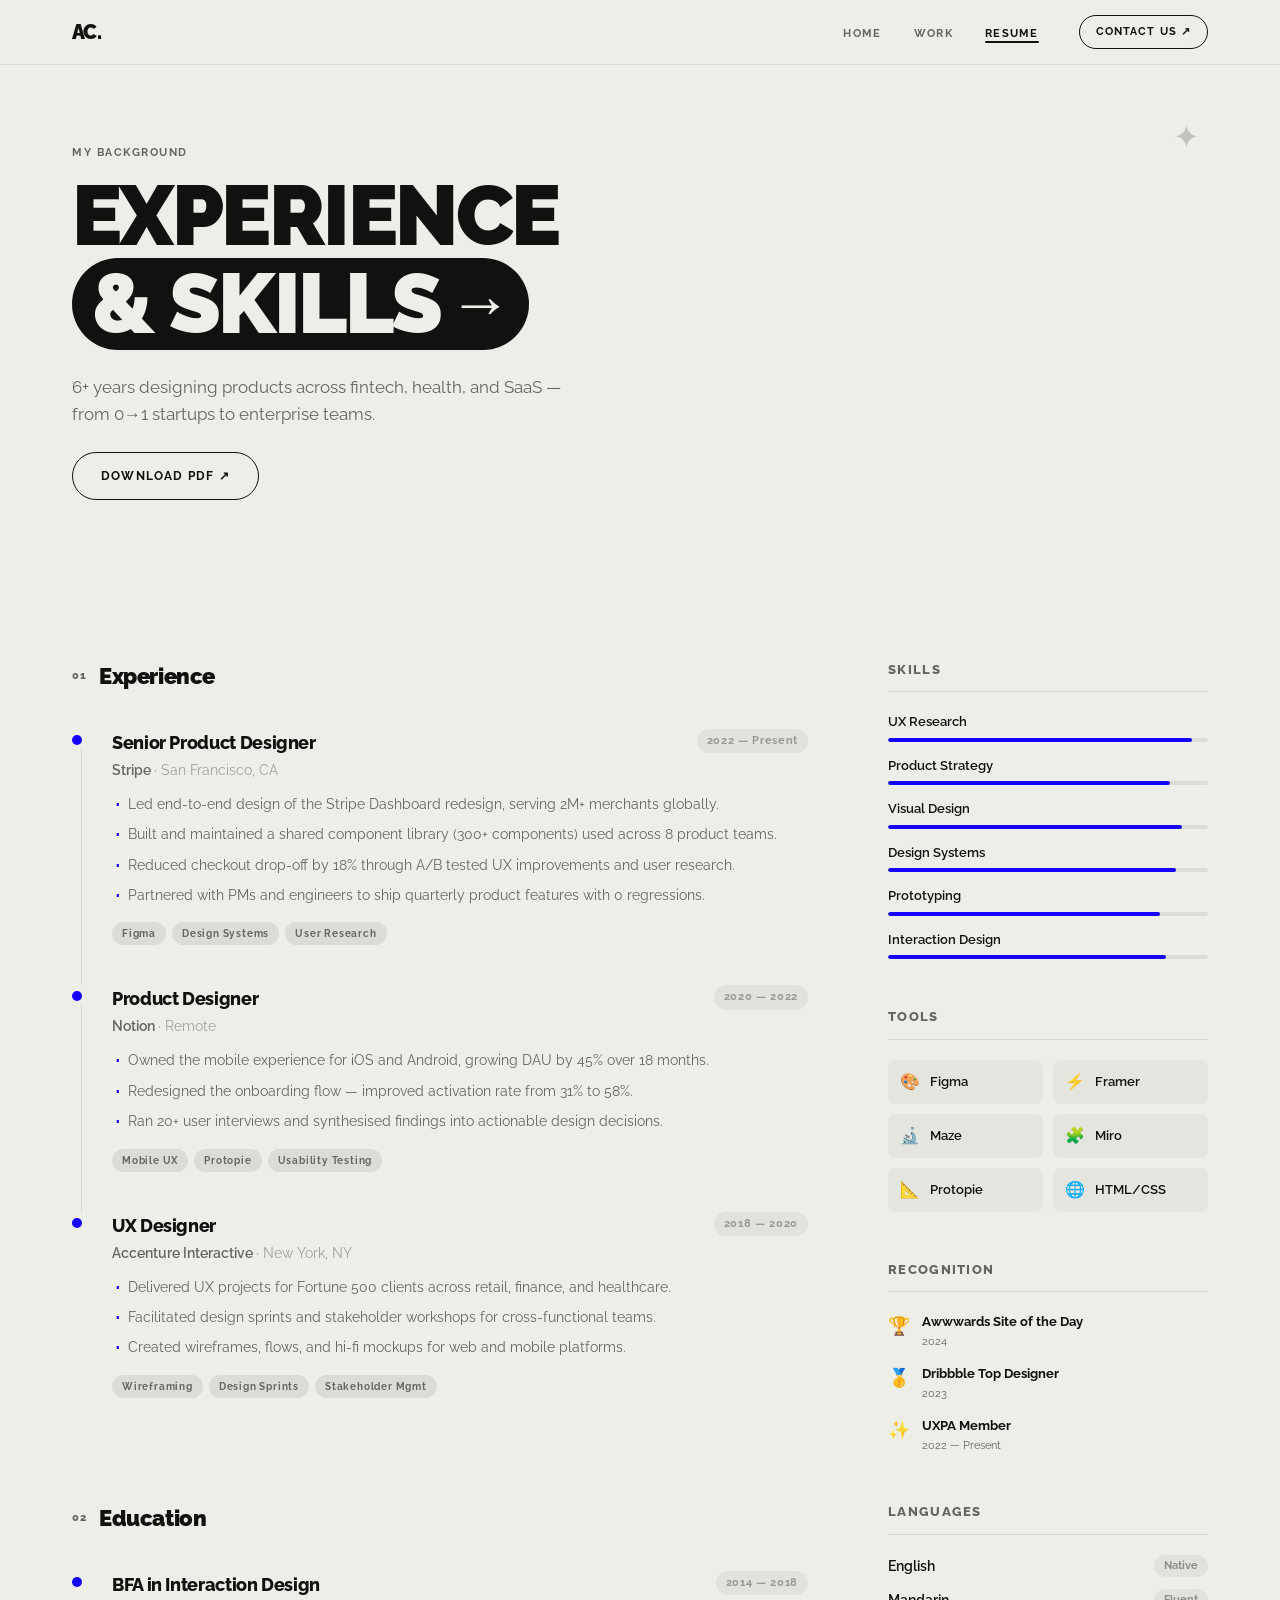
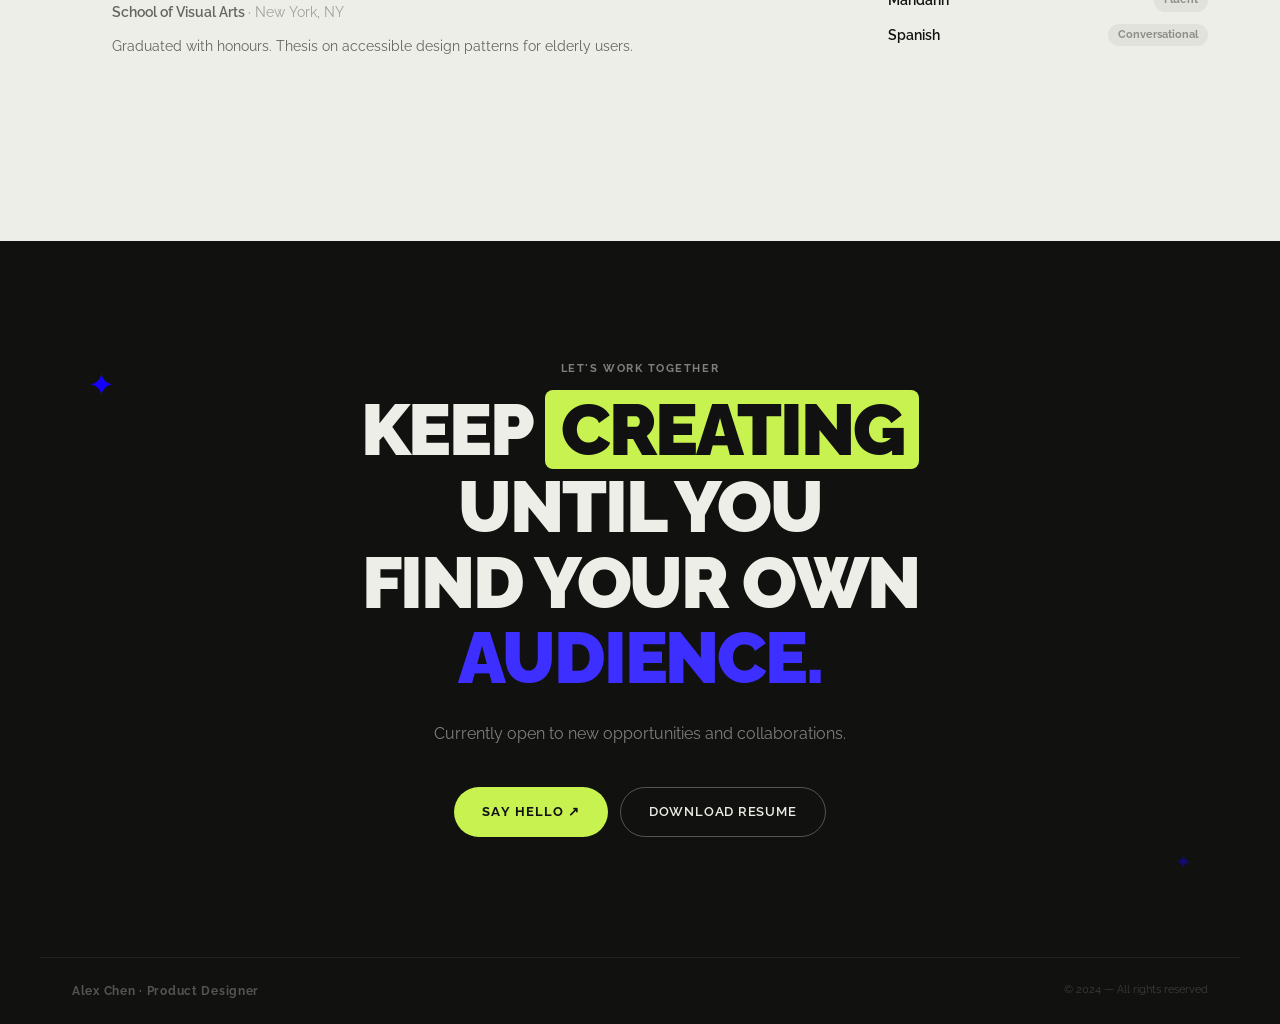
<file: resume.html>
<!DOCTYPE html>
<html lang="en">
<head>
  <meta charset="UTF-8" />
  <meta name="viewport" content="width=device-width, initial-scale=1.0" />
  <title>Resume — Alex Chen</title>
  <link rel="stylesheet" href="styles.css" />
  <link rel="preconnect" href="https://fonts.googleapis.com" />
  <link rel="preconnect" href="https://fonts.gstatic.com" crossorigin />
  <link href="https://fonts.googleapis.com/css2?family=Raleway:wght@400;500;600;700;800;900&display=swap" rel="stylesheet" />
</head>
<body>

  <!-- NAV -->
  <nav class="nav">
    <div class="nav-inner">
      <a href="index.html" class="nav-logo">AC.</a>
      <ul class="nav-links">
        <li><a href="index.html" class="nav-link">HOME</a></li>
        <li><a href="work.html" class="nav-link">WORK</a></li>
        <li><a href="resume.html" class="nav-link active">RESUME</a></li>
      </ul>
      <a href="index.html#connect" class="btn-outline">CONTACT US ↗</a>
    </div>
  </nav>

  <!-- RESUME HERO -->
  <section class="page-hero page-hero-light">
    <div class="page-hero-inner">
      <span class="asterisk page-asterisk dark-asterisk">✦</span>
      <p class="section-eyebrow dark-eyebrow">MY BACKGROUND</p>
      <h1 class="page-heading dark-heading">
        EXPERIENCE
        <span class="pill-inline pill-dark">&amp; SKILLS <span class="pill-arrow">→</span></span>
      </h1>
      <p class="page-sub dark-sub">
        6+ years designing products across fintech, health, and SaaS — from 0→1 startups to enterprise teams.
      </p>
      <a href="#" class="btn-outline-dark mt24">DOWNLOAD PDF ↗</a>
    </div>
  </section>

  <!-- RESUME BODY -->
  <section class="resume-body">
    <div class="resume-inner">

      <div class="resume-grid">

        <!-- LEFT: Experience + Education -->
        <div class="resume-main">

          <!-- Experience -->
          <div class="resume-section">
            <h2 class="resume-section-title">
              <span class="resume-section-num">01</span> Experience
            </h2>

            <div class="timeline">

              <div class="timeline-item">
                <div class="timeline-dot"></div>
                <div class="timeline-content">
                  <div class="timeline-header">
                    <div>
                      <h3 class="job-title">Senior Product Designer</h3>
                      <p class="job-company">Stripe <span class="job-location">· San Francisco, CA</span></p>
                    </div>
                    <span class="job-date">2022 — Present</span>
                  </div>
                  <ul class="job-bullets">
                    <li>Led end-to-end design of the Stripe Dashboard redesign, serving 2M+ merchants globally.</li>
                    <li>Built and maintained a shared component library (300+ components) used across 8 product teams.</li>
                    <li>Reduced checkout drop-off by 18% through A/B tested UX improvements and user research.</li>
                    <li>Partnered with PMs and engineers to ship quarterly product features with 0 regressions.</li>
                  </ul>
                  <div class="job-skills">
                    <span class="tag tag-dark">Figma</span>
                    <span class="tag tag-dark">Design Systems</span>
                    <span class="tag tag-dark">User Research</span>
                  </div>
                </div>
              </div>

              <div class="timeline-item">
                <div class="timeline-dot"></div>
                <div class="timeline-content">
                  <div class="timeline-header">
                    <div>
                      <h3 class="job-title">Product Designer</h3>
                      <p class="job-company">Notion <span class="job-location">· Remote</span></p>
                    </div>
                    <span class="job-date">2020 — 2022</span>
                  </div>
                  <ul class="job-bullets">
                    <li>Owned the mobile experience for iOS and Android, growing DAU by 45% over 18 months.</li>
                    <li>Redesigned the onboarding flow — improved activation rate from 31% to 58%.</li>
                    <li>Ran 20+ user interviews and synthesised findings into actionable design decisions.</li>
                  </ul>
                  <div class="job-skills">
                    <span class="tag tag-dark">Mobile UX</span>
                    <span class="tag tag-dark">Protopie</span>
                    <span class="tag tag-dark">Usability Testing</span>
                  </div>
                </div>
              </div>

              <div class="timeline-item">
                <div class="timeline-dot"></div>
                <div class="timeline-content">
                  <div class="timeline-header">
                    <div>
                      <h3 class="job-title">UX Designer</h3>
                      <p class="job-company">Accenture Interactive <span class="job-location">· New York, NY</span></p>
                    </div>
                    <span class="job-date">2018 — 2020</span>
                  </div>
                  <ul class="job-bullets">
                    <li>Delivered UX projects for Fortune 500 clients across retail, finance, and healthcare.</li>
                    <li>Facilitated design sprints and stakeholder workshops for cross-functional teams.</li>
                    <li>Created wireframes, flows, and hi-fi mockups for web and mobile platforms.</li>
                  </ul>
                  <div class="job-skills">
                    <span class="tag tag-dark">Wireframing</span>
                    <span class="tag tag-dark">Design Sprints</span>
                    <span class="tag tag-dark">Stakeholder Mgmt</span>
                  </div>
                </div>
              </div>

            </div>
          </div>

          <!-- Education -->
          <div class="resume-section">
            <h2 class="resume-section-title">
              <span class="resume-section-num">02</span> Education
            </h2>

            <div class="timeline">
              <div class="timeline-item">
                <div class="timeline-dot"></div>
                <div class="timeline-content">
                  <div class="timeline-header">
                    <div>
                      <h3 class="job-title">BFA in Interaction Design</h3>
                      <p class="job-company">School of Visual Arts <span class="job-location">· New York, NY</span></p>
                    </div>
                    <span class="job-date">2014 — 2018</span>
                  </div>
                  <p class="edu-note">Graduated with honours. Thesis on accessible design patterns for elderly users.</p>
                </div>
              </div>
            </div>
          </div>

        </div>

        <!-- RIGHT: Skills + Tools + Awards -->
        <aside class="resume-sidebar">

          <div class="sidebar-section">
            <h3 class="sidebar-title">Skills</h3>
            <div class="skill-list">
              <div class="skill-item">
                <span class="skill-name">UX Research</span>
                <div class="skill-bar"><div class="skill-fill" style="width:95%"></div></div>
              </div>
              <div class="skill-item">
                <span class="skill-name">Product Strategy</span>
                <div class="skill-bar"><div class="skill-fill" style="width:88%"></div></div>
              </div>
              <div class="skill-item">
                <span class="skill-name">Visual Design</span>
                <div class="skill-bar"><div class="skill-fill" style="width:92%"></div></div>
              </div>
              <div class="skill-item">
                <span class="skill-name">Design Systems</span>
                <div class="skill-bar"><div class="skill-fill" style="width:90%"></div></div>
              </div>
              <div class="skill-item">
                <span class="skill-name">Prototyping</span>
                <div class="skill-bar"><div class="skill-fill" style="width:85%"></div></div>
              </div>
              <div class="skill-item">
                <span class="skill-name">Interaction Design</span>
                <div class="skill-bar"><div class="skill-fill" style="width:87%"></div></div>
              </div>
            </div>
          </div>

          <div class="sidebar-section">
            <h3 class="sidebar-title">Tools</h3>
            <div class="tools-grid">
              <div class="tool-item">
                <div class="tool-icon">🎨</div>
                <span>Figma</span>
              </div>
              <div class="tool-item">
                <div class="tool-icon">⚡</div>
                <span>Framer</span>
              </div>
              <div class="tool-item">
                <div class="tool-icon">🔬</div>
                <span>Maze</span>
              </div>
              <div class="tool-item">
                <div class="tool-icon">🧩</div>
                <span>Miro</span>
              </div>
              <div class="tool-item">
                <div class="tool-icon">📐</div>
                <span>Protopie</span>
              </div>
              <div class="tool-item">
                <div class="tool-icon">🌐</div>
                <span>HTML/CSS</span>
              </div>
            </div>
          </div>

          <div class="sidebar-section">
            <h3 class="sidebar-title">Recognition</h3>
            <div class="award-list">
              <div class="award-item">
                <div class="award-icon">🏆</div>
                <div>
                  <p class="award-name">Awwwards Site of the Day</p>
                  <p class="award-year">2024</p>
                </div>
              </div>
              <div class="award-item">
                <div class="award-icon">🥇</div>
                <div>
                  <p class="award-name">Dribbble Top Designer</p>
                  <p class="award-year">2023</p>
                </div>
              </div>
              <div class="award-item">
                <div class="award-icon">✨</div>
                <div>
                  <p class="award-name">UXPA Member</p>
                  <p class="award-year">2022 — Present</p>
                </div>
              </div>
            </div>
          </div>

          <div class="sidebar-section">
            <h3 class="sidebar-title">Languages</h3>
            <div class="lang-list">
              <div class="lang-item">
                <span class="lang-name">English</span>
                <span class="lang-level">Native</span>
              </div>
              <div class="lang-item">
                <span class="lang-name">Mandarin</span>
                <span class="lang-level">Fluent</span>
              </div>
              <div class="lang-item">
                <span class="lang-name">Spanish</span>
                <span class="lang-level">Conversational</span>
              </div>
            </div>
          </div>

        </aside>
      </div>
    </div>
  </section>

  <!-- CONNECT -->
  <section class="connect" id="connect">
    <div class="connect-inner">
      <span class="asterisk connect-asterisk-left">✦</span>
      <div class="connect-content">
        <p class="section-eyebrow light">LET'S WORK TOGETHER</p>
        <h2 class="connect-heading">
          KEEP <span class="connect-highlight">CREATING</span> UNTIL YOU<br />
          FIND YOUR OWN <span class="connect-accent">AUDIENCE.</span>
        </h2>
        <p class="connect-sub">
          Currently open to new opportunities and collaborations.
        </p>
        <div class="connect-actions">
          <a href="mailto:hello@alexchen.design" class="btn-primary-light">SAY HELLO ↗</a>
          <a href="#" class="btn-ghost-light">DOWNLOAD RESUME</a>
        </div>
      </div>
      <span class="asterisk connect-asterisk-right">✦</span>
    </div>
    <div class="connect-footer">
      <span class="footer-name">Alex Chen · Product Designer</span>
      <span class="footer-copy">© 2024 — All rights reserved</span>
    </div>
  </section>

  <script src="script.js"></script>
</body>
</html>
</file>
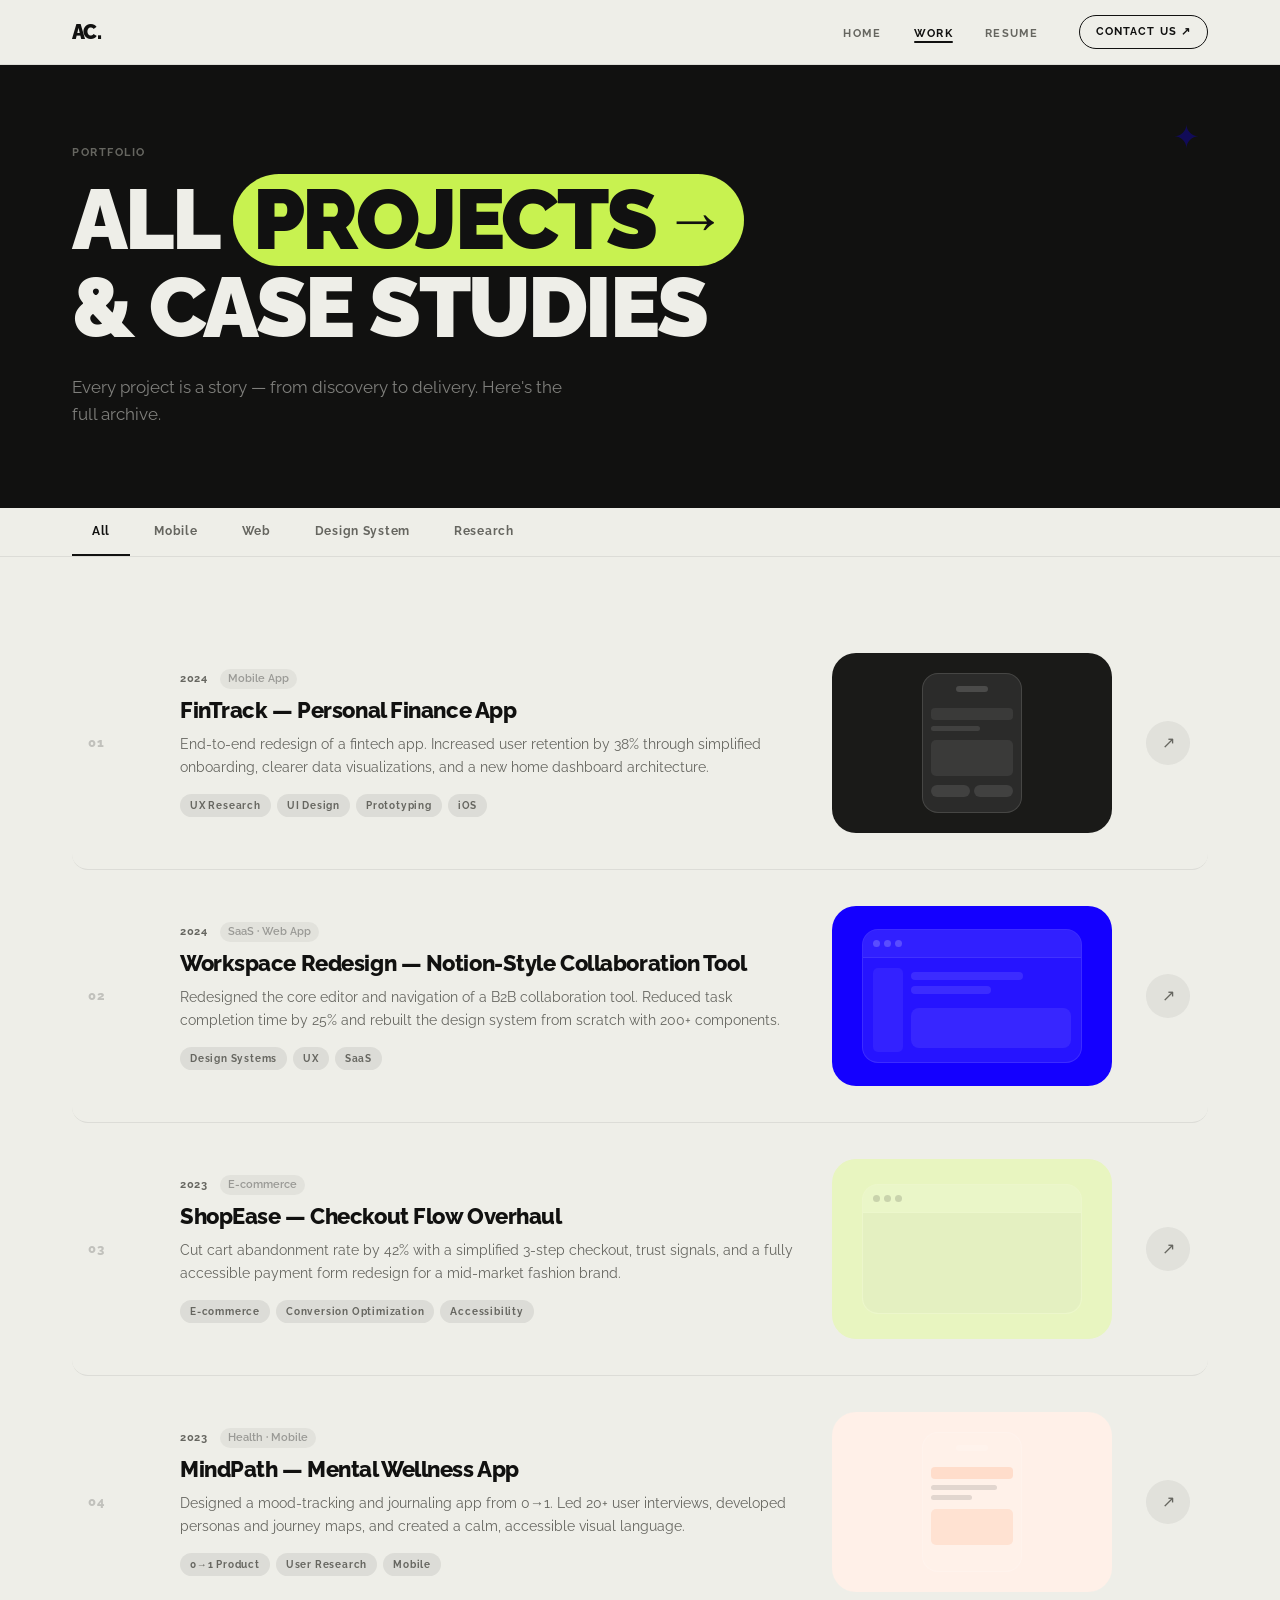
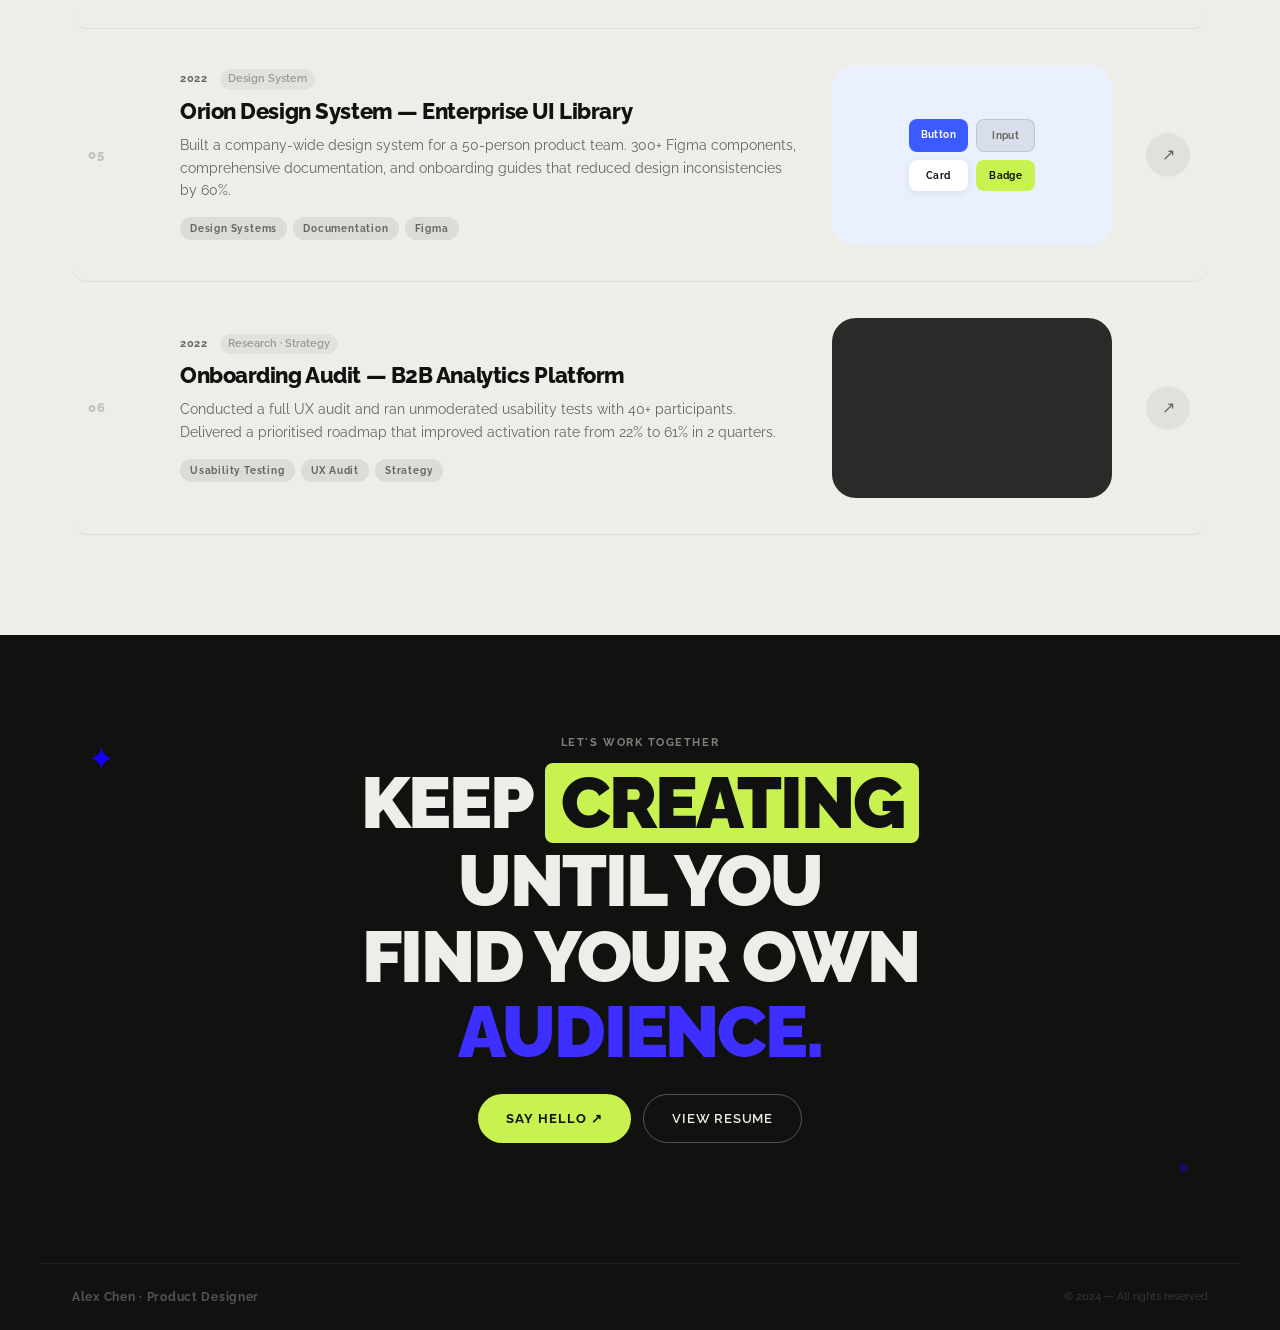
<file: work.html>
<!DOCTYPE html>
<html lang="en">
<head>
  <meta charset="UTF-8" />
  <meta name="viewport" content="width=device-width, initial-scale=1.0" />
  <title>Work — Alex Chen</title>
  <link rel="stylesheet" href="styles.css" />
  <link rel="preconnect" href="https://fonts.googleapis.com" />
  <link rel="preconnect" href="https://fonts.gstatic.com" crossorigin />
  <link href="https://fonts.googleapis.com/css2?family=Raleway:wght@400;500;600;700;800;900&display=swap" rel="stylesheet" />
</head>
<body>

  <!-- NAV -->
  <nav class="nav">
    <div class="nav-inner">
      <a href="index.html" class="nav-logo">AC.</a>
      <ul class="nav-links">
        <li><a href="index.html" class="nav-link">HOME</a></li>
        <li><a href="work.html" class="nav-link active">WORK</a></li>
        <li><a href="resume.html" class="nav-link">RESUME</a></li>
      </ul>
      <a href="index.html#connect" class="btn-outline">CONTACT US ↗</a>
    </div>
  </nav>

  <!-- WORK HERO -->
  <section class="page-hero">
    <div class="page-hero-inner">
      <span class="asterisk page-asterisk">✦</span>
      <p class="section-eyebrow">PORTFOLIO</p>
      <h1 class="page-heading">
        ALL <span class="pill-inline">PROJECTS <span class="pill-arrow">→</span></span><br />
        &amp; CASE STUDIES
      </h1>
      <p class="page-sub">
        Every project is a story — from discovery to delivery. Here's the full archive.
      </p>
    </div>
  </section>

  <!-- FILTER -->
  <section class="filter-bar">
    <div class="filter-inner">
      <button class="filter-btn active" data-filter="all">All</button>
      <button class="filter-btn" data-filter="mobile">Mobile</button>
      <button class="filter-btn" data-filter="web">Web</button>
      <button class="filter-btn" data-filter="design-system">Design System</button>
      <button class="filter-btn" data-filter="research">Research</button>
    </div>
  </section>

  <!-- ALL PROJECTS GRID -->
  <section class="all-work">
    <div class="all-work-inner">

      <div class="project-list">

        <article class="project-item" data-category="mobile" data-href="case-study-fintrack.html">
          <div class="project-num">01</div>
          <div class="project-info">
            <div class="project-meta">
              <span class="project-year">2024</span>
              <span class="project-type">Mobile App</span>
            </div>
            <h3 class="project-title">FinTrack — Personal Finance App</h3>
            <p class="project-desc">End-to-end redesign of a fintech app. Increased user retention by 38% through simplified onboarding, clearer data visualizations, and a new home dashboard architecture.</p>
            <div class="project-tags">
              <span class="tag tag-dark">UX Research</span>
              <span class="tag tag-dark">UI Design</span>
              <span class="tag tag-dark">Prototyping</span>
              <span class="tag tag-dark">iOS</span>
            </div>
          </div>
          <div class="project-preview project-preview-dark">
            <div class="preview-mockup">
              <div class="mockup-phone">
                <div class="phone-notch"></div>
                <div class="phone-screen">
                  <div class="phone-bar"></div>
                  <div class="phone-content">
                    <div class="phone-line w60"></div>
                    <div class="phone-block"></div>
                    <div class="phone-row">
                      <div class="phone-pill"></div>
                      <div class="phone-pill"></div>
                    </div>
                  </div>
                </div>
              </div>
            </div>
          </div>
          <a href="case-study-fintrack.html" class="project-arrow">↗</a>
        </article>

        <article class="project-item" data-category="web design-system" data-href="case-study-workspace.html">
          <div class="project-num">02</div>
          <div class="project-info">
            <div class="project-meta">
              <span class="project-year">2024</span>
              <span class="project-type">SaaS · Web App</span>
            </div>
            <h3 class="project-title">Workspace Redesign — Notion-Style Collaboration Tool</h3>
            <p class="project-desc">Redesigned the core editor and navigation of a B2B collaboration tool. Reduced task completion time by 25% and rebuilt the design system from scratch with 200+ components.</p>
            <div class="project-tags">
              <span class="tag tag-dark">Design Systems</span>
              <span class="tag tag-dark">UX</span>
              <span class="tag tag-dark">SaaS</span>
            </div>
          </div>
          <div class="project-preview project-preview-purple">
            <div class="preview-mockup">
              <div class="mockup-browser">
                <div class="browser-bar">
                  <div class="browser-dots">
                    <div class="bdot"></div><div class="bdot"></div><div class="bdot"></div>
                  </div>
                </div>
                <div class="browser-screen">
                  <div class="browser-sidebar"></div>
                  <div class="browser-content">
                    <div class="mockup-line w70"></div>
                    <div class="mockup-line w50"></div>
                    <div class="mockup-card-sm mt8"></div>
                  </div>
                </div>
              </div>
            </div>
          </div>
          <a href="case-study-workspace.html" class="project-arrow">↗</a>
        </article>

        <article class="project-item" data-category="web" data-href="case-study-shopease.html">
          <div class="project-num">03</div>
          <div class="project-info">
            <div class="project-meta">
              <span class="project-year">2023</span>
              <span class="project-type">E-commerce</span>
            </div>
            <h3 class="project-title">ShopEase — Checkout Flow Overhaul</h3>
            <p class="project-desc">Cut cart abandonment rate by 42% with a simplified 3-step checkout, trust signals, and a fully accessible payment form redesign for a mid-market fashion brand.</p>
            <div class="project-tags">
              <span class="tag tag-dark">E-commerce</span>
              <span class="tag tag-dark">Conversion Optimization</span>
              <span class="tag tag-dark">Accessibility</span>
            </div>
          </div>
          <div class="project-preview project-preview-green">
            <div class="preview-mockup">
              <div class="mockup-browser">
                <div class="browser-bar">
                  <div class="browser-dots">
                    <div class="bdot green-dot"></div><div class="bdot green-dot"></div><div class="bdot green-dot"></div>
                  </div>
                </div>
                <div class="browser-screen light-screen">
                  <div class="mockup-grid tight">
                    <div class="mockup-item sm"></div>
                    <div class="mockup-item sm"></div>
                    <div class="mockup-item sm"></div>
                    <div class="mockup-item sm"></div>
                  </div>
                </div>
              </div>
            </div>
          </div>
          <a href="case-study-shopease.html" class="project-arrow">↗</a>
        </article>

        <article class="project-item" data-category="mobile research">
          <div class="project-num">04</div>
          <div class="project-info">
            <div class="project-meta">
              <span class="project-year">2023</span>
              <span class="project-type">Health · Mobile</span>
            </div>
            <h3 class="project-title">MindPath — Mental Wellness App</h3>
            <p class="project-desc">Designed a mood-tracking and journaling app from 0→1. Led 20+ user interviews, developed personas and journey maps, and created a calm, accessible visual language.</p>
            <div class="project-tags">
              <span class="tag tag-dark">0→1 Product</span>
              <span class="tag tag-dark">User Research</span>
              <span class="tag tag-dark">Mobile</span>
            </div>
          </div>
          <div class="project-preview project-preview-warm">
            <div class="preview-mockup">
              <div class="mockup-phone">
                <div class="phone-notch"></div>
                <div class="phone-screen warm-screen">
                  <div class="phone-bar warm-bar"></div>
                  <div class="phone-content">
                    <div class="phone-line w80 dark-line"></div>
                    <div class="phone-line w50 dark-line"></div>
                    <div class="phone-block warm-block"></div>
                  </div>
                </div>
              </div>
            </div>
          </div>
          <a href="#" class="project-arrow">↗</a>
        </article>

        <article class="project-item" data-category="design-system">
          <div class="project-num">05</div>
          <div class="project-info">
            <div class="project-meta">
              <span class="project-year">2022</span>
              <span class="project-type">Design System</span>
            </div>
            <h3 class="project-title">Orion Design System — Enterprise UI Library</h3>
            <p class="project-desc">Built a company-wide design system for a 50-person product team. 300+ Figma components, comprehensive documentation, and onboarding guides that reduced design inconsistencies by 60%.</p>
            <div class="project-tags">
              <span class="tag tag-dark">Design Systems</span>
              <span class="tag tag-dark">Documentation</span>
              <span class="tag tag-dark">Figma</span>
            </div>
          </div>
          <div class="project-preview project-preview-blue">
            <div class="preview-mockup">
              <div class="ds-preview">
                <div class="ds-comp comp-btn">Button</div>
                <div class="ds-comp comp-input">Input</div>
                <div class="ds-comp comp-card">Card</div>
                <div class="ds-comp comp-badge">Badge</div>
              </div>
            </div>
          </div>
          <a href="#" class="project-arrow">↗</a>
        </article>

        <article class="project-item" data-category="research">
          <div class="project-num">06</div>
          <div class="project-info">
            <div class="project-meta">
              <span class="project-year">2022</span>
              <span class="project-type">Research · Strategy</span>
            </div>
            <h3 class="project-title">Onboarding Audit — B2B Analytics Platform</h3>
            <p class="project-desc">Conducted a full UX audit and ran unmoderated usability tests with 40+ participants. Delivered a prioritised roadmap that improved activation rate from 22% to 61% in 2 quarters.</p>
            <div class="project-tags">
              <span class="tag tag-dark">Usability Testing</span>
              <span class="tag tag-dark">UX Audit</span>
              <span class="tag tag-dark">Strategy</span>
            </div>
          </div>
          <div class="project-preview project-preview-charcoal">
            <div class="preview-mockup">
              <div class="chart-preview">
                <div class="chart-bar" style="height:40%"></div>
                <div class="chart-bar" style="height:65%"></div>
                <div class="chart-bar" style="height:50%"></div>
                <div class="chart-bar" style="height:85%"></div>
                <div class="chart-bar highlight-bar" style="height:100%"></div>
              </div>
            </div>
          </div>
          <a href="#" class="project-arrow">↗</a>
        </article>

      </div>
    </div>
  </section>

  <!-- CONNECT STRIP -->
  <section class="connect connect-compact" id="connect">
    <div class="connect-inner">
      <span class="asterisk connect-asterisk-left">✦</span>
      <div class="connect-content">
        <p class="section-eyebrow light">LET'S WORK TOGETHER</p>
        <h2 class="connect-heading">
          KEEP <span class="connect-highlight">CREATING</span> UNTIL YOU<br />
          FIND YOUR OWN <span class="connect-accent">AUDIENCE.</span>
        </h2>
        <div class="connect-actions">
          <a href="mailto:hello@alexchen.design" class="btn-primary-light">SAY HELLO ↗</a>
          <a href="resume.html" class="btn-ghost-light">VIEW RESUME</a>
        </div>
      </div>
      <span class="asterisk connect-asterisk-right">✦</span>
    </div>
    <div class="connect-footer">
      <span class="footer-name">Alex Chen · Product Designer</span>
      <span class="footer-copy">© 2024 — All rights reserved</span>
    </div>
  </section>

  <script src="script.js"></script>
</body>
</html>
</file>
<file: styles.css>
/* ============================================
   RESET & BASE
   ============================================ */
*, *::before, *::after { box-sizing: border-box; margin: 0; padding: 0; }

:root {
  --bg:          #EEEEE8;   /* warm off-white — hero bg */
  --bg-dark:     #111110;   /* near-black */
  --bg-card:     #1A1A18;   /* dark card */
  --purple:      #1400FF;   /* primary blue accent */
  --purple-light:#3d2fff;
  --green:       #C8F250;   /* yellow-green pill */
  --text:        #111110;
  --text-muted:  #666660;
  --text-light:  #EEEEE8;
  --radius-sm:   8px;
  --radius-md:   16px;
  --radius-lg:   24px;
  --radius-xl:   32px;
  --font:        'Raleway', sans-serif;
  --transition:  0.2s ease;
}

html { scroll-behavior: smooth; }

body {
  font-family: var(--font);
  background: var(--bg);
  color: var(--text);
  line-height: 1.5;
  overflow-x: hidden;
}

a { text-decoration: none; color: inherit; }
ul { list-style: none; }

/* ============================================
   TYPOGRAPHY UTILITIES
   ============================================ */
.section-eyebrow {
  font-size: 11px;
  font-weight: 700;
  letter-spacing: 0.14em;
  text-transform: uppercase;
  color: var(--text-muted);
  margin-bottom: 12px;
}
.section-eyebrow.light { color: rgba(238,238,232,0.5); }

/* ============================================
   SHARED BUTTON STYLES
   ============================================ */
.btn-outline {
  display: inline-flex;
  align-items: center;
  gap: 6px;
  font-size: 11px;
  font-weight: 700;
  letter-spacing: 0.1em;
  padding: 8px 16px;
  border: 1.5px solid var(--text);
  border-radius: 100px;
  color: var(--text);
  transition: background var(--transition), color var(--transition);
}
.btn-outline:hover { background: var(--text); color: var(--bg); }

.btn-outline-dark {
  display: inline-flex;
  align-items: center;
  gap: 6px;
  font-size: 12px;
  font-weight: 700;
  letter-spacing: 0.1em;
  padding: 14px 28px;
  border: 1.5px solid var(--text);
  border-radius: 100px;
  color: var(--text);
  transition: background var(--transition), color var(--transition);
}
.btn-outline-dark:hover { background: var(--text); color: var(--bg); }

.btn-primary {
  display: inline-flex;
  align-items: center;
  gap: 6px;
  font-size: 13px;
  font-weight: 700;
  letter-spacing: 0.08em;
  padding: 14px 28px;
  background: var(--text);
  color: var(--bg);
  border-radius: 100px;
  transition: opacity var(--transition), transform var(--transition);
}
.btn-primary:hover { opacity: 0.85; transform: translateY(-1px); }

.btn-ghost {
  display: inline-flex;
  align-items: center;
  gap: 6px;
  font-size: 13px;
  font-weight: 700;
  letter-spacing: 0.08em;
  padding: 14px 28px;
  border-radius: 100px;
  background: var(--text);
  color: var(--bg);
  transition: opacity var(--transition), transform var(--transition);
}
.btn-ghost:hover { opacity: 0.85; transform: translateY(-1px); }

.btn-primary-light {
  display: inline-flex;
  align-items: center;
  gap: 6px;
  font-size: 13px;
  font-weight: 700;
  letter-spacing: 0.08em;
  padding: 14px 28px;
  background: var(--green);
  color: #111;
  border-radius: 100px;
  transition: opacity var(--transition), transform var(--transition);
}
.btn-primary-light:hover { opacity: 0.9; transform: translateY(-1px); }

.btn-ghost-light {
  display: inline-flex;
  align-items: center;
  gap: 6px;
  font-size: 13px;
  font-weight: 600;
  letter-spacing: 0.06em;
  padding: 14px 28px;
  border-radius: 100px;
  border: 1.5px solid rgba(238,238,232,0.3);
  color: var(--text-light);
  transition: border-color var(--transition);
}
.btn-ghost-light:hover { border-color: rgba(238,238,232,0.7); }

.mt24 { margin-top: 24px; }

/* ============================================
   PILL INLINE (heading decoration)
   ============================================ */
.pill-inline {
  display: inline-flex;
  align-items: center;
  gap: 8px;
  background: var(--green);
  color: #111;
  border-radius: 100px;
  padding: 4px 20px 4px 20px;
  font-size: inherit;
  font-weight: inherit;
  white-space: nowrap;
}
.pill-dark {
  background: var(--bg-dark);
  color: var(--bg);
}
.pill-arrow {
  display: inline-flex;
  align-items: center;
  justify-content: center;
  font-size: 0.75em;
}

/* ASTERISK DECORATION */
.asterisk {
  font-size: 32px;
  color: var(--purple);
  user-select: none;
  pointer-events: none;
}

/* ============================================
   NAV
   ============================================ */
.nav {
  position: sticky;
  top: 0;
  z-index: 100;
  background: var(--bg);
  border-bottom: 1px solid rgba(17,17,16,0.08);
  backdrop-filter: blur(12px);
}
.nav-inner {
  max-width: 1200px;
  margin: 0 auto;
  padding: 0 32px;
  height: 64px;
  display: flex;
  align-items: center;
  gap: 40px;
}
.nav-logo {
  font-size: 20px;
  font-weight: 900;
  letter-spacing: -0.03em;
  color: var(--text);
  margin-right: auto;
}
.nav-links {
  display: flex;
  gap: 32px;
}
.nav-link {
  font-size: 11px;
  font-weight: 700;
  letter-spacing: 0.12em;
  color: var(--text-muted);
  transition: color var(--transition);
}
.nav-link:hover,
.nav-link.active { color: var(--text); }
.nav-link.active {
  position: relative;
}
.nav-link.active::after {
  content: '';
  position: absolute;
  bottom: -3px;
  left: 0;
  right: 0;
  height: 2px;
  background: var(--text);
  border-radius: 2px;
}

/* ============================================
   HERO SECTION
   ============================================ */
.hero {
  background-color: var(--bg);
  background-image:
    linear-gradient(rgba(0,0,0,0.028) 1px, transparent 1px),
    linear-gradient(90deg, rgba(0,0,0,0.028) 1px, transparent 1px);
  background-size: 80px 80px;
  overflow: hidden;
}

/* Decorative star elements */
.hero-star {
  position: absolute;
  pointer-events: none;
  z-index: 5;
  animation: star-twinkle 3s ease-in-out infinite;
}
.hero-star-large  { width: 32px; height: 32px; top: 100px; right: 220px; animation-delay: 0s; }
.hero-star-medium { width: 24px; height: 24px; top: 300px; left: 60px;  animation-delay: 1.1s; }
.hero-star-small  { width: 16px; height: 16px; top: 190px; left: 48%;   animation-delay: 2s; }

@keyframes star-twinkle {
  0%, 100% { opacity: 1;   transform: scale(1) rotate(0deg); }
  50%       { opacity: 0.5; transform: scale(0.85) rotate(20deg); }
}

/* Decorative star elements */
.hero-star {
  position: absolute;
  pointer-events: none;
  z-index: 5;
  animation: star-twinkle 3s ease-in-out infinite;
}
.hero-star-large  { width: 80px; height: 80px; top: 10%;  right: 8%;   animation-delay: 0s; }
.hero-star-medium { width: 50px; height: 50px; bottom: 20%; left: 4%;   animation-delay: 1.1s; }
.hero-star-small  { width: 32px; height: 32px; top: 40%;  left: 48%;   animation-delay: 2s; }

@keyframes star-twinkle {
  0%, 100% { opacity: 1;   transform: scale(1) rotate(0deg); }
  50%       { opacity: 0.5; transform: scale(0.85) rotate(20deg); }
}

.hero-inner {
  max-width: 1200px;
  margin: 0 auto;
  padding: 180px 32px 120px;
  display: flex;
  flex-direction: column;
}

/* Left column */
.hero-left {
  display: flex;
  flex-direction: column;
}

.hero-tag {
  display: inline-flex;
  align-items: center;
  font-size: 16px;
  font-weight: 500;
  color: #666;
  margin-bottom: 20px;
  gap: 10px;
}
.hero-tag::before {
  content: '';
  display: inline-block;
  width: 8px;
  height: 8px;
  background: var(--purple);
  border-radius: 50%;
  flex-shrink: 0;
}

.hero-heading {
  font-size: clamp(24px, 3.5vw, 42px);
  font-weight: 600;
  line-height: 1.35;
  letter-spacing: -0.02em;
  margin-bottom: 20px;
  max-width: 100%;
  color: var(--text);
}

.hero-accent { color: var(--purple); }

.hero-sub {
  font-size: 16px;
  line-height: 1.7;
  color: #666;
  max-width: 100%;
  margin-bottom: 36px;
}

.hero-actions {
  display: flex;
  gap: 12px;
  flex-wrap: wrap;
}

/* Right column */
.hero-right {
  display: flex;
  align-items: center;
  justify-content: center;
}

/* Hero floating cards */
.hero-cards {
  display: flex;
  gap: 14px;
  flex-wrap: wrap;
  justify-content: center;
  padding: 24px;
}

.hcard {
  width: 110px;
  height: 130px;
  border-radius: var(--radius-lg);
  display: flex;
  flex-direction: column;
  align-items: center;
  justify-content: center;
  gap: 10px;
  background: #fff;
  border: 1px solid rgba(17,17,16,0.08);
  box-shadow: 0 4px 20px rgba(0,0,0,0.06);
  transition: transform 0.3s ease, box-shadow 0.3s ease;
}
.hcard:hover { transform: translateY(-6px); box-shadow: 0 12px 40px rgba(0,0,0,0.12); }
.hcard-icon { font-size: 28px; }
.hcard-label { font-size: 11px; font-weight: 600; letter-spacing: 0.02em; }

.hcard-dark { background: var(--bg-card); color: var(--text-light); }
.hcard-dark .hcard-label { color: rgba(238,238,232,0.7); }

.hcard-blue { background: var(--purple); color: white; }
.hcard-blue .hcard-label { color: rgba(255,255,255,0.9); }

/* Stagger the cards visually */
.hcard-1 { transform: rotate(-3deg) translateY(12px); }
.hcard-2 { transform: rotate(2deg) translateY(-8px); }
.hcard-3 { transform: rotate(-1deg) translateY(4px); z-index: 2; }
.hcard-4 { transform: rotate(3deg) translateY(-12px); }
.hcard-5 { transform: rotate(-2deg) translateY(8px); }

/* Hero profile visual */
.hero-profile {
  display: flex;
  flex-direction: column;
  align-items: center;
  gap: 20px;
  width: 100%;
}

.hero-profile-img {
  position: relative;
  width: 200px;
  height: 200px;
  border-radius: 50%;
  background: linear-gradient(135deg, var(--purple) 0%, #0d00cc 100%);
  display: flex;
  align-items: center;
  justify-content: center;
  box-shadow: 0 20px 60px rgba(37,99,235,0.25);
  flex-shrink: 0;
}

.profile-initials {
  font-size: 52px;
  font-weight: 800;
  color: white;
  letter-spacing: -0.02em;
}

.profile-badge {
  position: absolute;
  bottom: 8px;
  left: 50%;
  transform: translateX(-50%);
  background: white;
  border: 1px solid rgba(17,17,16,0.08);
  box-shadow: 0 4px 16px rgba(0,0,0,0.1);
  border-radius: 100px;
  padding: 6px 14px;
  font-size: 12px;
  font-weight: 600;
  color: var(--text);
  white-space: nowrap;
  display: flex;
  align-items: center;
  gap: 6px;
}

.badge-dot {
  width: 7px;
  height: 7px;
  border-radius: 50%;
  background: #22c55e;
  flex-shrink: 0;
}

.hero-profile-cards {
  display: flex;
  flex-direction: column;
  gap: 10px;
  width: 100%;
  max-width: 280px;
}

.profile-card {
  display: flex;
  align-items: center;
  gap: 12px;
  background: white;
  border: 1px solid rgba(17,17,16,0.08);
  border-radius: var(--radius-md);
  padding: 12px 16px;
  box-shadow: 0 2px 12px rgba(0,0,0,0.05);
  transition: transform var(--transition), box-shadow var(--transition);
}
.profile-card:hover {
  transform: translateX(4px);
  box-shadow: 0 6px 24px rgba(0,0,0,0.1);
}

.profile-card-dark {
  background: var(--bg-card);
}
.profile-card-dark .profile-card-title { color: var(--text-light); }
.profile-card-dark .profile-card-sub { color: rgba(238,238,232,0.5); }

.profile-card-blue {
  background: var(--purple);
}
.profile-card-blue .profile-card-title { color: white; }
.profile-card-blue .profile-card-sub { color: rgba(255,255,255,0.7); }

.profile-card-icon { font-size: 22px; flex-shrink: 0; }

.profile-card-title {
  font-size: 13px;
  font-weight: 700;
  color: var(--text);
  line-height: 1.2;
}

.profile-card-sub {
  font-size: 11px;
  color: var(--text-muted);
  margin-top: 2px;
}

/* Stats bar */
.hero-contact-bar {
  border-top: 1px solid rgba(17,17,16,0.1);
  background: var(--bg);
}
.hero-contact-inner {
  max-width: 1200px;
  margin: 0 auto;
  padding: 20px 32px;
  display: flex;
  align-items: center;
  justify-content: space-between;
}
.hero-contact-left {
  display: flex;
  align-items: center;
  gap: 28px;
}
.contact-link {
  display: inline-flex;
  align-items: center;
  gap: 7px;
  font-size: 13px;
  font-weight: 500;
  color: #666;
  text-decoration: none;
  transition: color 0.2s;
}
.contact-link:hover { color: var(--text); }
.contact-location {
  display: inline-flex;
  align-items: center;
  gap: 7px;
  font-size: 13px;
  font-weight: 500;
  color: #666;
}

/* ============================================
   FEATURED WORK SECTION
   ============================================ */
.featured {
  background: var(--bg);
  padding: 100px 0;
}
.section-inner {
  max-width: 1200px;
  margin: 0 auto;
  padding: 0 32px;
}
.section-header {
  display: flex;
  justify-content: space-between;
  align-items: flex-end;
  margin-bottom: 48px;
  gap: 24px;
}
.section-heading {
  font-size: clamp(36px, 5vw, 56px);
  font-weight: 900;
  letter-spacing: -0.03em;
  line-height: 1.05;
}
.section-desc {
  font-size: 15px;
  line-height: 1.6;
  color: var(--text-muted);
  max-width: 340px;
  text-align: right;
}

/* Work grid */
.work-grid {
  display: grid;
  grid-template-columns: 1fr 1fr;
  gap: 16px;
}
.work-col-right {
  display: flex;
  flex-direction: column;
  gap: 16px;
}

.work-card {
  position: relative;
  border-radius: var(--radius-xl);
  overflow: hidden;
  display: flex;
  flex-direction: column;
  padding: 28px;
  transition: transform 0.3s ease;
  cursor: pointer;
}
.work-card:hover { transform: scale(1.01); }

.work-card-large { min-height: 560px; }
.work-card-dark { background: var(--bg-card); color: var(--text-light); }
.work-card-purple { background: var(--purple); color: white; }
.work-card-light { background: #fff; color: var(--text); border: 1px solid rgba(17,17,16,0.08); }

.work-card-tag {
  font-size: 10px;
  font-weight: 700;
  letter-spacing: 0.12em;
  color: rgba(238,238,232,0.4);
  margin-bottom: 20px;
  text-transform: uppercase;
}
.work-card-tag-dark { color: var(--text-muted); }

/* Mockup visuals inside cards */
.work-card-img {
  flex: 1;
  display: flex;
  align-items: center;
  justify-content: center;
  margin-bottom: 24px;
}
.work-mockup {
  width: 100%;
  max-width: 300px;
}
.work-mockup-sm { max-width: 220px; }
.mockup-screen {
  background: rgba(255,255,255,0.06);
  border-radius: var(--radius-md);
  border: 1px solid rgba(255,255,255,0.1);
  overflow: hidden;
}
.mockup-screen.light {
  background: rgba(17,17,16,0.04);
  border-color: rgba(17,17,16,0.1);
}
.mockup-bar {
  height: 32px;
  background: rgba(255,255,255,0.04);
  border-bottom: 1px solid rgba(255,255,255,0.06);
}
.mockup-bar.purple { background: rgba(255,255,255,0.12); }
.mockup-bar.light-bar { background: rgba(17,17,16,0.03); border-bottom: 1px solid rgba(17,17,16,0.06); }
.mockup-content { padding: 16px; display: flex; flex-direction: column; gap: 8px; }
.mockup-line { height: 8px; background: rgba(255,255,255,0.1); border-radius: 4px; }
.mockup-line.w80 { width: 80%; }
.mockup-line.w70 { width: 70%; }
.mockup-line.w60 { width: 60%; }
.mockup-line.w50 { width: 50%; }
.mockup-block { height: 60px; background: rgba(255,255,255,0.07); border-radius: var(--radius-sm); margin: 4px 0; }
.mockup-row { display: flex; gap: 8px; padding: 16px; }
.mockup-sidebar { width: 40px; background: rgba(255,255,255,0.06); border-radius: var(--radius-sm); }
.mockup-main { flex: 1; padding: 8px; display: flex; flex-direction: column; gap: 6px; }
.mockup-card-sm { height: 40px; background: rgba(255,255,255,0.08); border-radius: var(--radius-sm); }
.mockup-card-sm.mt8 { margin-top: 8px; }
.mockup-grid { display: grid; grid-template-columns: 1fr 1fr; gap: 6px; padding: 12px; }
.mockup-grid.tight { gap: 4px; padding: 8px; }
.mockup-item { height: 36px; background: rgba(17,17,16,0.06); border-radius: var(--radius-sm); }
.mockup-item.sm { height: 28px; }

.work-card-body { margin-top: auto; }
.work-card-title {
  font-size: 20px;
  font-weight: 800;
  letter-spacing: -0.02em;
  line-height: 1.2;
  margin-bottom: 8px;
  color: inherit;
}
.work-card-title-dark { color: var(--text); }
.work-card-text {
  font-size: 13px;
  line-height: 1.6;
  color: rgba(238,238,232,0.55);
  margin-bottom: 16px;
}
.work-card-text-dark { color: var(--text-muted); }

.work-card-tags { display: flex; gap: 6px; flex-wrap: wrap; }
.tag {
  font-size: 10px;
  font-weight: 700;
  letter-spacing: 0.08em;
  padding: 4px 10px;
  border-radius: 100px;
  background: rgba(255,255,255,0.1);
  color: rgba(238,238,232,0.75);
}
.tag-light { background: rgba(255,255,255,0.2); color: rgba(255,255,255,0.9); }
.tag-dark { background: rgba(17,17,16,0.08); color: var(--text-muted); }

.card-arrow {
  position: absolute;
  top: 24px;
  right: 24px;
  width: 36px;
  height: 36px;
  background: rgba(255,255,255,0.1);
  border-radius: 50%;
  display: flex;
  align-items: center;
  justify-content: center;
  font-size: 14px;
  color: rgba(238,238,232,0.7);
  transition: background var(--transition), color var(--transition);
}
.work-card:hover .card-arrow { background: rgba(255,255,255,0.18); color: #fff; }
.card-arrow-dark { color: var(--text-muted); background: rgba(17,17,16,0.06); }
.work-card-light:hover .card-arrow-dark { background: var(--text); color: var(--bg); }

.work-cta { text-align: center; margin-top: 48px; }

/* ============================================
   SKILLS STRIP
   ============================================ */
.skills-strip {
  background: var(--bg-dark);
  padding: 24px 0;
  overflow: hidden;
}
.strip-inner {
  max-width: 1200px;
  margin: 0 auto;
  padding: 0 32px;
  display: flex;
  align-items: center;
  gap: 16px;
  flex-wrap: wrap;
  justify-content: center;
}
.strip-item {
  font-size: 13px;
  font-weight: 700;
  letter-spacing: 0.08em;
  color: rgba(238,238,232,0.45);
  text-transform: uppercase;
}
.strip-dot { color: var(--purple); font-size: 18px; }

/* ============================================
   CONNECT SECTION
   ============================================ */
.connect {
  background: var(--bg-dark);
  padding: 120px 0 0;
}
.connect-compact { padding: 100px 0 0; }
.connect-inner {
  position: relative;
  max-width: 1200px;
  margin: 0 auto;
  padding: 0 32px 80px;
  text-align: center;
}
.connect-asterisk-left  { position: absolute; top: 0; left: 48px; }
.connect-asterisk-right { position: absolute; bottom: 80px; right: 48px; font-size: 20px; opacity: 0.4; }

.connect-content {
  max-width: 760px;
  margin: 0 auto;
}

.connect-heading {
  font-size: clamp(40px, 6vw, 72px);
  font-weight: 900;
  line-height: 1.05;
  letter-spacing: -0.03em;
  text-transform: uppercase;
  color: var(--text-light);
  margin-bottom: 24px;
}
.connect-highlight {
  background: var(--green);
  color: #111;
  padding: 2px 16px;
  border-radius: 8px;
  display: inline-block;
}
.connect-accent { color: var(--purple-light); }

.connect-sub {
  font-size: 16px;
  line-height: 1.7;
  color: rgba(238,238,232,0.5);
  max-width: 480px;
  margin: 0 auto 40px;
}
.connect-actions { display: flex; gap: 12px; justify-content: center; flex-wrap: wrap; margin-bottom: 40px; }
.connect-links { display: flex; gap: 24px; justify-content: center; flex-wrap: wrap; }
.social-link {
  font-size: 12px;
  font-weight: 700;
  letter-spacing: 0.08em;
  color: rgba(238,238,232,0.35);
  transition: color var(--transition);
}
.social-link:hover { color: var(--text-light); }

.connect-footer {
  border-top: 1px solid rgba(238,238,232,0.07);
  padding: 24px 32px;
  max-width: 1200px;
  margin: 0 auto;
  display: flex;
  justify-content: space-between;
  align-items: center;
}
.footer-name {
  font-size: 12px;
  font-weight: 700;
  letter-spacing: 0.06em;
  color: rgba(238,238,232,0.3);
}
.footer-copy {
  font-size: 11px;
  color: rgba(238,238,232,0.2);
}

/* ============================================
   PAGE HERO (work / resume inner pages)
   ============================================ */
.page-hero {
  background: var(--bg-dark);
  padding: 80px 0 80px;
  position: relative;
  overflow: hidden;
}
.page-hero-light { background: var(--bg); }
.page-hero-inner {
  max-width: 1200px;
  margin: 0 auto;
  padding: 0 32px;
}
.page-asterisk { position: absolute; top: 48px; right: 80px; opacity: 0.3; }
.dark-asterisk { color: var(--text-muted); }

.page-heading {
  font-size: clamp(48px, 7vw, 84px);
  font-weight: 900;
  line-height: 1.0;
  letter-spacing: -0.03em;
  text-transform: uppercase;
  color: var(--text-light);
  margin-bottom: 24px;
  max-width: 800px;
}
.dark-heading { color: var(--text); }

.page-sub {
  font-size: 17px;
  line-height: 1.6;
  color: rgba(238,238,232,0.5);
  max-width: 500px;
}
.dark-sub { color: var(--text-muted); }
.dark-eyebrow { color: var(--text-muted); }

/* ============================================
   FILTER BAR (work page)
   ============================================ */
.filter-bar {
  background: var(--bg);
  border-bottom: 1px solid rgba(17,17,16,0.08);
  padding: 0;
  position: sticky;
  top: 64px;
  z-index: 90;
}
.filter-inner {
  max-width: 1200px;
  margin: 0 auto;
  padding: 0 32px;
  display: flex;
  gap: 4px;
  overflow-x: auto;
}
.filter-btn {
  font-family: var(--font);
  font-size: 12px;
  font-weight: 700;
  letter-spacing: 0.06em;
  padding: 16px 20px;
  background: none;
  border: none;
  border-bottom: 2px solid transparent;
  color: var(--text-muted);
  cursor: pointer;
  white-space: nowrap;
  transition: color var(--transition), border-color var(--transition);
}
.filter-btn:hover { color: var(--text); }
.filter-btn.active { color: var(--text); border-bottom-color: var(--text); }

/* ============================================
   ALL WORK (project list)
   ============================================ */
.all-work { padding: 60px 0 100px; }
.all-work-inner { max-width: 1200px; margin: 0 auto; padding: 0 32px; }

.project-list { display: flex; flex-direction: column; gap: 0; }

.project-item {
  display: grid;
  grid-template-columns: 60px 1fr 280px 48px;
  align-items: center;
  gap: 32px;
  padding: 36px 0;
  border-bottom: 1px solid rgba(17,17,16,0.08);
  transition: background var(--transition);
  border-radius: var(--radius-md);
  padding-left: 16px;
  padding-right: 16px;
}
.project-item:hover { background: rgba(17,17,16,0.03); }
.project-item.hidden { display: none; }

.project-num {
  font-size: 13px;
  font-weight: 800;
  color: rgba(17,17,16,0.2);
  letter-spacing: 0.04em;
}
.project-meta { display: flex; gap: 12px; margin-bottom: 8px; align-items: center; }
.project-year {
  font-size: 11px;
  font-weight: 700;
  color: var(--text-muted);
  letter-spacing: 0.06em;
}
.project-type {
  font-size: 11px;
  font-weight: 600;
  color: rgba(17,17,16,0.35);
  background: rgba(17,17,16,0.05);
  padding: 2px 8px;
  border-radius: 100px;
}
.project-title {
  font-size: 22px;
  font-weight: 800;
  letter-spacing: -0.02em;
  line-height: 1.2;
  margin-bottom: 10px;
}
.project-desc {
  font-size: 14px;
  line-height: 1.6;
  color: var(--text-muted);
  margin-bottom: 16px;
}
.project-tags { display: flex; gap: 6px; flex-wrap: wrap; }

/* Project preview thumbnails */
.project-preview {
  border-radius: var(--radius-lg);
  padding: 20px;
  display: flex;
  align-items: center;
  justify-content: center;
  height: 180px;
}
.project-preview-dark { background: var(--bg-card); }
.project-preview-purple { background: var(--purple); }
.project-preview-green { background: #E8F5C0; }
.project-preview-warm { background: #FFF0E8; }
.project-preview-blue { background: #EBF0FF; }
.project-preview-charcoal { background: #2A2A28; }

.project-arrow {
  width: 44px;
  height: 44px;
  border-radius: 50%;
  background: rgba(17,17,16,0.06);
  display: flex;
  align-items: center;
  justify-content: center;
  font-size: 16px;
  color: var(--text-muted);
  transition: background var(--transition), color var(--transition), transform var(--transition);
  justify-self: center;
}
.project-item:hover .project-arrow { background: var(--text); color: var(--bg); transform: rotate(45deg); }

/* Mockup: Phone */
.mockup-phone {
  width: 100px;
  height: 140px;
  background: rgba(255,255,255,0.08);
  border-radius: 16px;
  border: 1.5px solid rgba(255,255,255,0.12);
  overflow: hidden;
  display: flex;
  flex-direction: column;
  align-items: center;
  padding-top: 12px;
}
.phone-notch {
  width: 32px;
  height: 6px;
  background: rgba(255,255,255,0.15);
  border-radius: 3px;
  margin-bottom: 8px;
}
.phone-screen { flex: 1; width: 100%; padding: 8px; }
.phone-bar { height: 12px; background: rgba(255,255,255,0.07); border-radius: 4px; margin-bottom: 6px; }
.phone-content { display: flex; flex-direction: column; gap: 5px; }
.phone-line { height: 5px; background: rgba(255,255,255,0.1); border-radius: 3px; }
.phone-line.w80 { width: 80%; }
.phone-line.w60 { width: 60%; }
.phone-line.w50 { width: 50%; }
.phone-block { height: 36px; background: rgba(255,255,255,0.07); border-radius: 5px; margin: 4px 0; }
.phone-row { display: flex; gap: 4px; }
.phone-pill { height: 12px; flex: 1; background: rgba(255,255,255,0.1); border-radius: 6px; }

.warm-screen { }
.warm-bar { background: rgba(255,140,80,0.2); }
.warm-block { background: rgba(255,140,80,0.15); }
.dark-line { background: rgba(17,17,16,0.12); }

/* Mockup: Browser */
.mockup-browser {
  width: 220px;
  background: rgba(255,255,255,0.08);
  border-radius: var(--radius-md);
  border: 1px solid rgba(255,255,255,0.1);
  overflow: hidden;
}
.browser-bar {
  height: 28px;
  background: rgba(255,255,255,0.05);
  border-bottom: 1px solid rgba(255,255,255,0.08);
  display: flex;
  align-items: center;
  padding: 0 10px;
}
.browser-dots { display: flex; gap: 4px; }
.bdot { width: 7px; height: 7px; border-radius: 50%; background: rgba(255,255,255,0.2); }
.green-dot { background: rgba(17,17,16,0.15); }
.browser-screen {
  display: flex;
  padding: 10px;
  gap: 8px;
  min-height: 100px;
}
.browser-screen.light-screen { background: rgba(17,17,16,0.02); }
.browser-sidebar {
  width: 30px;
  background: rgba(255,255,255,0.06);
  border-radius: 5px;
}
.browser-content { flex: 1; display: flex; flex-direction: column; gap: 6px; padding: 4px 0; }

/* DS Preview */
.ds-preview { display: grid; grid-template-columns: 1fr 1fr; gap: 8px; }
.ds-comp {
  padding: 8px 12px;
  border-radius: var(--radius-sm);
  font-size: 10px;
  font-weight: 700;
  letter-spacing: 0.04em;
  text-align: center;
}
.comp-btn { background: #3B5AFF; color: white; }
.comp-input { background: rgba(17,17,16,0.08); color: var(--text-muted); border: 1px solid rgba(17,17,16,0.12); }
.comp-card { background: white; color: var(--text); box-shadow: 0 2px 8px rgba(0,0,0,0.08); }
.comp-badge { background: var(--green); color: #111; }

/* Chart preview */
.chart-preview { display: flex; align-items: flex-end; gap: 6px; height: 100px; padding: 12px; }
.chart-bar { flex: 1; border-radius: 4px 4px 0 0; background: rgba(238,238,232,0.12); transition: height 0.3s; }
.highlight-bar { background: var(--purple-light); }

/* ============================================
   RESUME PAGE
   ============================================ */
.resume-body { padding: 80px 0; background: var(--bg); }
.resume-inner { max-width: 1200px; margin: 0 auto; padding: 0 32px; }

.resume-grid {
  display: grid;
  grid-template-columns: 1fr 320px;
  gap: 80px;
  align-items: start;
}

.resume-section { margin-bottom: 64px; }
.resume-section-title {
  font-size: 22px;
  font-weight: 900;
  letter-spacing: -0.02em;
  margin-bottom: 36px;
  display: flex;
  align-items: center;
  gap: 12px;
}
.resume-section-num {
  font-size: 11px;
  font-weight: 800;
  color: var(--text-muted);
  letter-spacing: 0.1em;
}

/* Timeline */
.timeline { display: flex; flex-direction: column; gap: 0; }
.timeline-item {
  display: grid;
  grid-template-columns: 20px 1fr;
  gap: 20px;
  padding-bottom: 40px;
  position: relative;
}
.timeline-item:not(:last-child)::before {
  content: '';
  position: absolute;
  left: 9px;
  top: 20px;
  bottom: 0;
  width: 1px;
  background: rgba(17,17,16,0.1);
}
.timeline-dot {
  width: 10px;
  height: 10px;
  border-radius: 50%;
  background: var(--purple);
  margin-top: 6px;
  flex-shrink: 0;
  position: relative;
  z-index: 1;
}
.timeline-content { }
.timeline-header {
  display: flex;
  justify-content: space-between;
  align-items: flex-start;
  margin-bottom: 12px;
  gap: 16px;
}
.job-title { font-size: 18px; font-weight: 800; letter-spacing: -0.02em; margin-bottom: 4px; }
.job-company { font-size: 14px; font-weight: 600; color: var(--text-muted); }
.job-location { font-weight: 400; color: rgba(17,17,16,0.35); }
.job-date {
  font-size: 11px;
  font-weight: 700;
  letter-spacing: 0.06em;
  color: rgba(17,17,16,0.35);
  white-space: nowrap;
  padding: 4px 10px;
  background: rgba(17,17,16,0.05);
  border-radius: 100px;
}
.job-bullets {
  list-style: none;
  display: flex;
  flex-direction: column;
  gap: 8px;
  margin-bottom: 16px;
}
.job-bullets li {
  font-size: 14px;
  line-height: 1.6;
  color: var(--text-muted);
  padding-left: 16px;
  position: relative;
}
.job-bullets li::before {
  content: '·';
  position: absolute;
  left: 4px;
  color: var(--purple);
  font-weight: 900;
}
.job-skills { display: flex; gap: 6px; flex-wrap: wrap; }
.edu-note { font-size: 14px; line-height: 1.6; color: var(--text-muted); }

/* Sidebar */
.resume-sidebar { display: flex; flex-direction: column; gap: 48px; }
.sidebar-section { }
.sidebar-title {
  font-size: 13px;
  font-weight: 800;
  letter-spacing: 0.1em;
  text-transform: uppercase;
  color: var(--text-muted);
  margin-bottom: 20px;
  padding-bottom: 12px;
  border-bottom: 1px solid rgba(17,17,16,0.1);
}

/* Skill bars */
.skill-list { display: flex; flex-direction: column; gap: 14px; }
.skill-item { }
.skill-name { font-size: 13px; font-weight: 600; display: block; margin-bottom: 6px; }
.skill-bar {
  height: 4px;
  background: rgba(17,17,16,0.08);
  border-radius: 2px;
  overflow: hidden;
}
.skill-fill {
  height: 100%;
  background: var(--purple);
  border-radius: 2px;
  transition: width 1s ease;
}

/* Tools */
.tools-grid { display: grid; grid-template-columns: 1fr 1fr; gap: 10px; }
.tool-item {
  display: flex;
  align-items: center;
  gap: 10px;
  font-size: 13px;
  font-weight: 600;
  padding: 10px 12px;
  background: rgba(17,17,16,0.04);
  border-radius: var(--radius-sm);
}
.tool-icon { font-size: 16px; }

/* Awards */
.award-list { display: flex; flex-direction: column; gap: 14px; }
.award-item { display: flex; align-items: flex-start; gap: 12px; }
.award-icon { font-size: 18px; flex-shrink: 0; }
.award-name { font-size: 13px; font-weight: 700; margin-bottom: 2px; }
.award-year { font-size: 11px; color: var(--text-muted); }

/* Languages */
.lang-list { display: flex; flex-direction: column; gap: 12px; }
.lang-item { display: flex; justify-content: space-between; align-items: center; }
.lang-name { font-size: 14px; font-weight: 600; }
.lang-level {
  font-size: 11px;
  font-weight: 700;
  color: rgba(17,17,16,0.4);
  background: rgba(17,17,16,0.05);
  padding: 3px 10px;
  border-radius: 100px;
}

/* ============================================
   RESPONSIVE
   ============================================ */
@media (max-width: 960px) {
  .hero-inner { grid-template-columns: 1fr; }
  .hero-heading { font-size: clamp(22px, 5vw, 32px); }
  .work-grid { grid-template-columns: 1fr; }
  .work-card-large { min-height: 420px; }
  .section-header { flex-direction: column; align-items: flex-start; }
  .section-desc { text-align: left; max-width: 100%; }
  .project-item { grid-template-columns: 40px 1fr; grid-template-rows: auto auto auto; }
  .project-preview { display: none; }
  .project-arrow { justify-self: start; }
  .resume-grid { grid-template-columns: 1fr; gap: 48px; }
  .resume-sidebar { flex-direction: row; flex-wrap: wrap; }
  .sidebar-section { min-width: 240px; flex: 1; }
}

@media (max-width: 640px) {
  .nav-inner { padding: 0 20px; gap: 16px; }
  .nav-links { display: none; }
  .hero { padding: 48px 0 0; }
  .hero-inner { padding: 0 20px 60px; }
  .hero-contact-inner { padding: 16px 20px; flex-wrap: wrap; gap: 12px; }
  .section-inner, .all-work-inner, .resume-inner { padding: 0 20px; }
  .connect-inner { padding: 0 20px 60px; }
  .connect-asterisk-left, .connect-asterisk-right { display: none; }
  .page-hero-inner { padding: 0 20px; }
  .project-item { grid-template-columns: 1fr; gap: 12px; padding: 24px 16px; }
  .project-num { display: none; }
}
</file>
